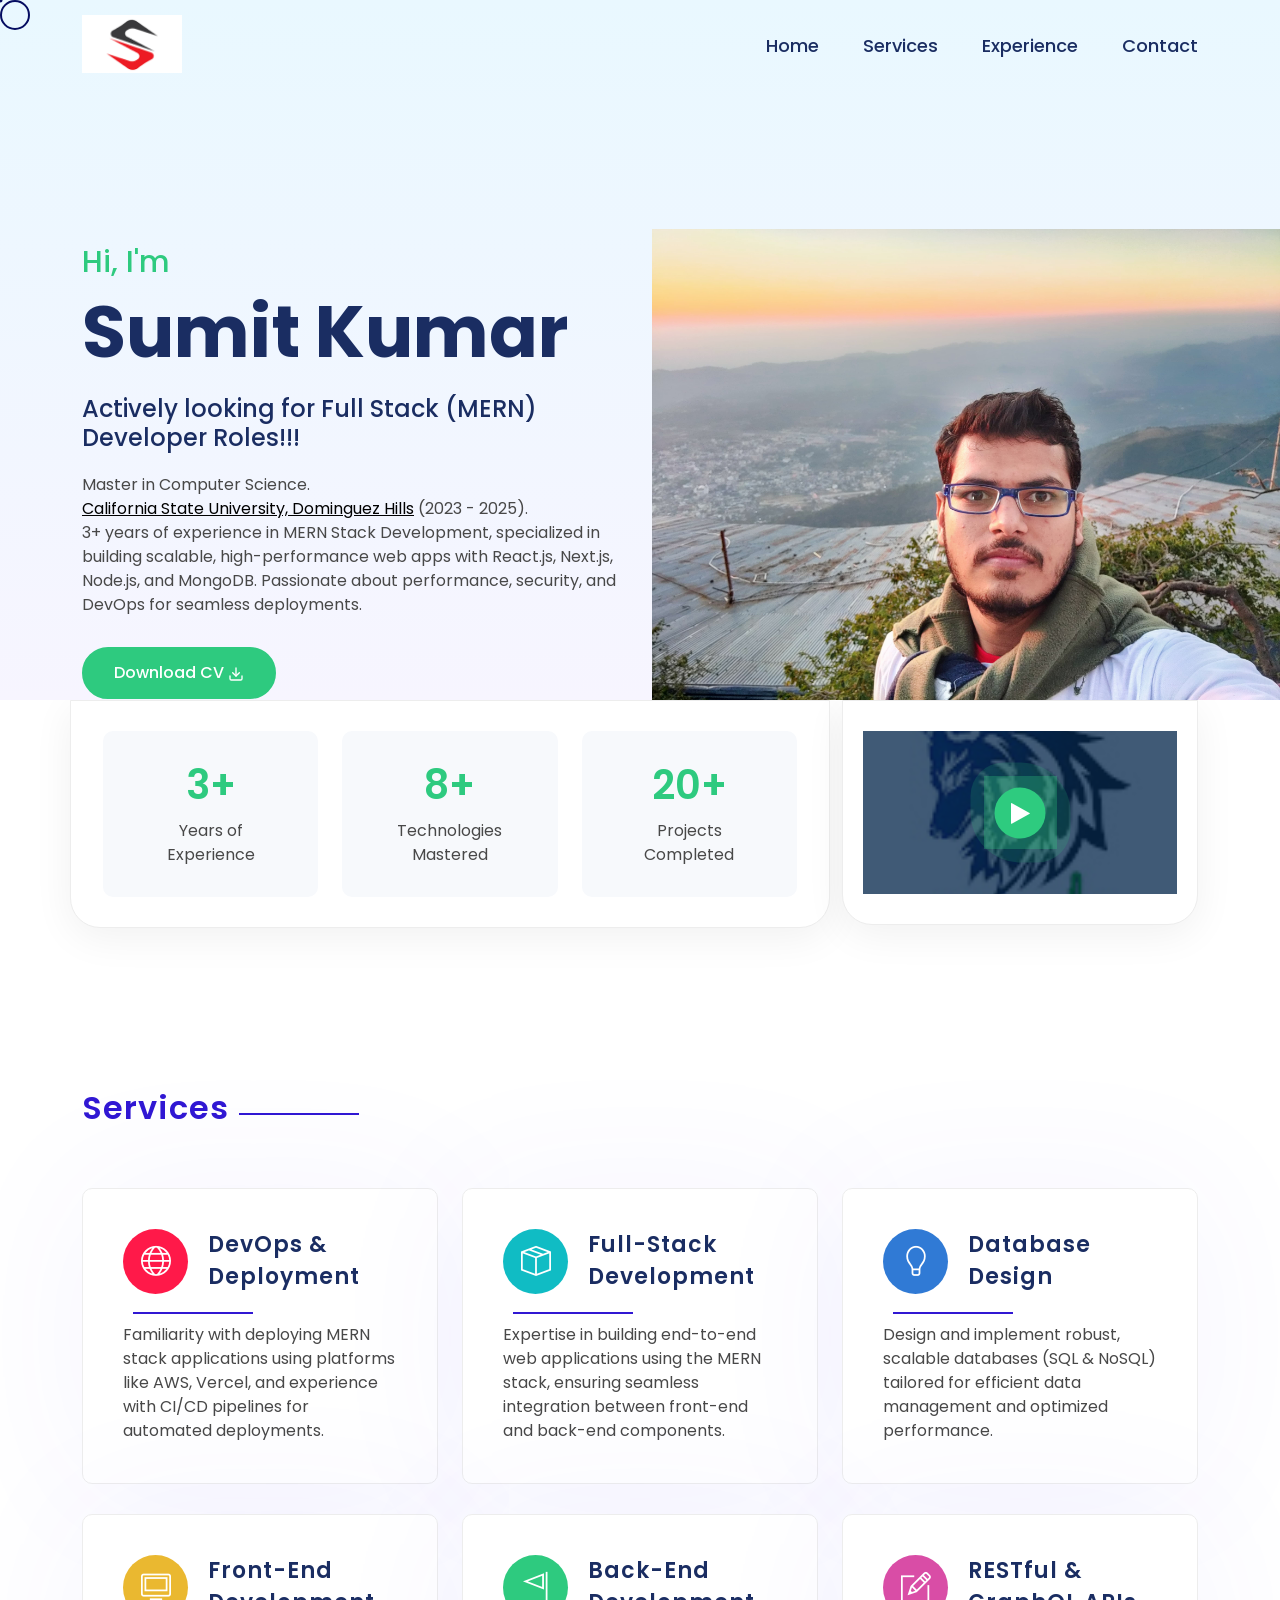
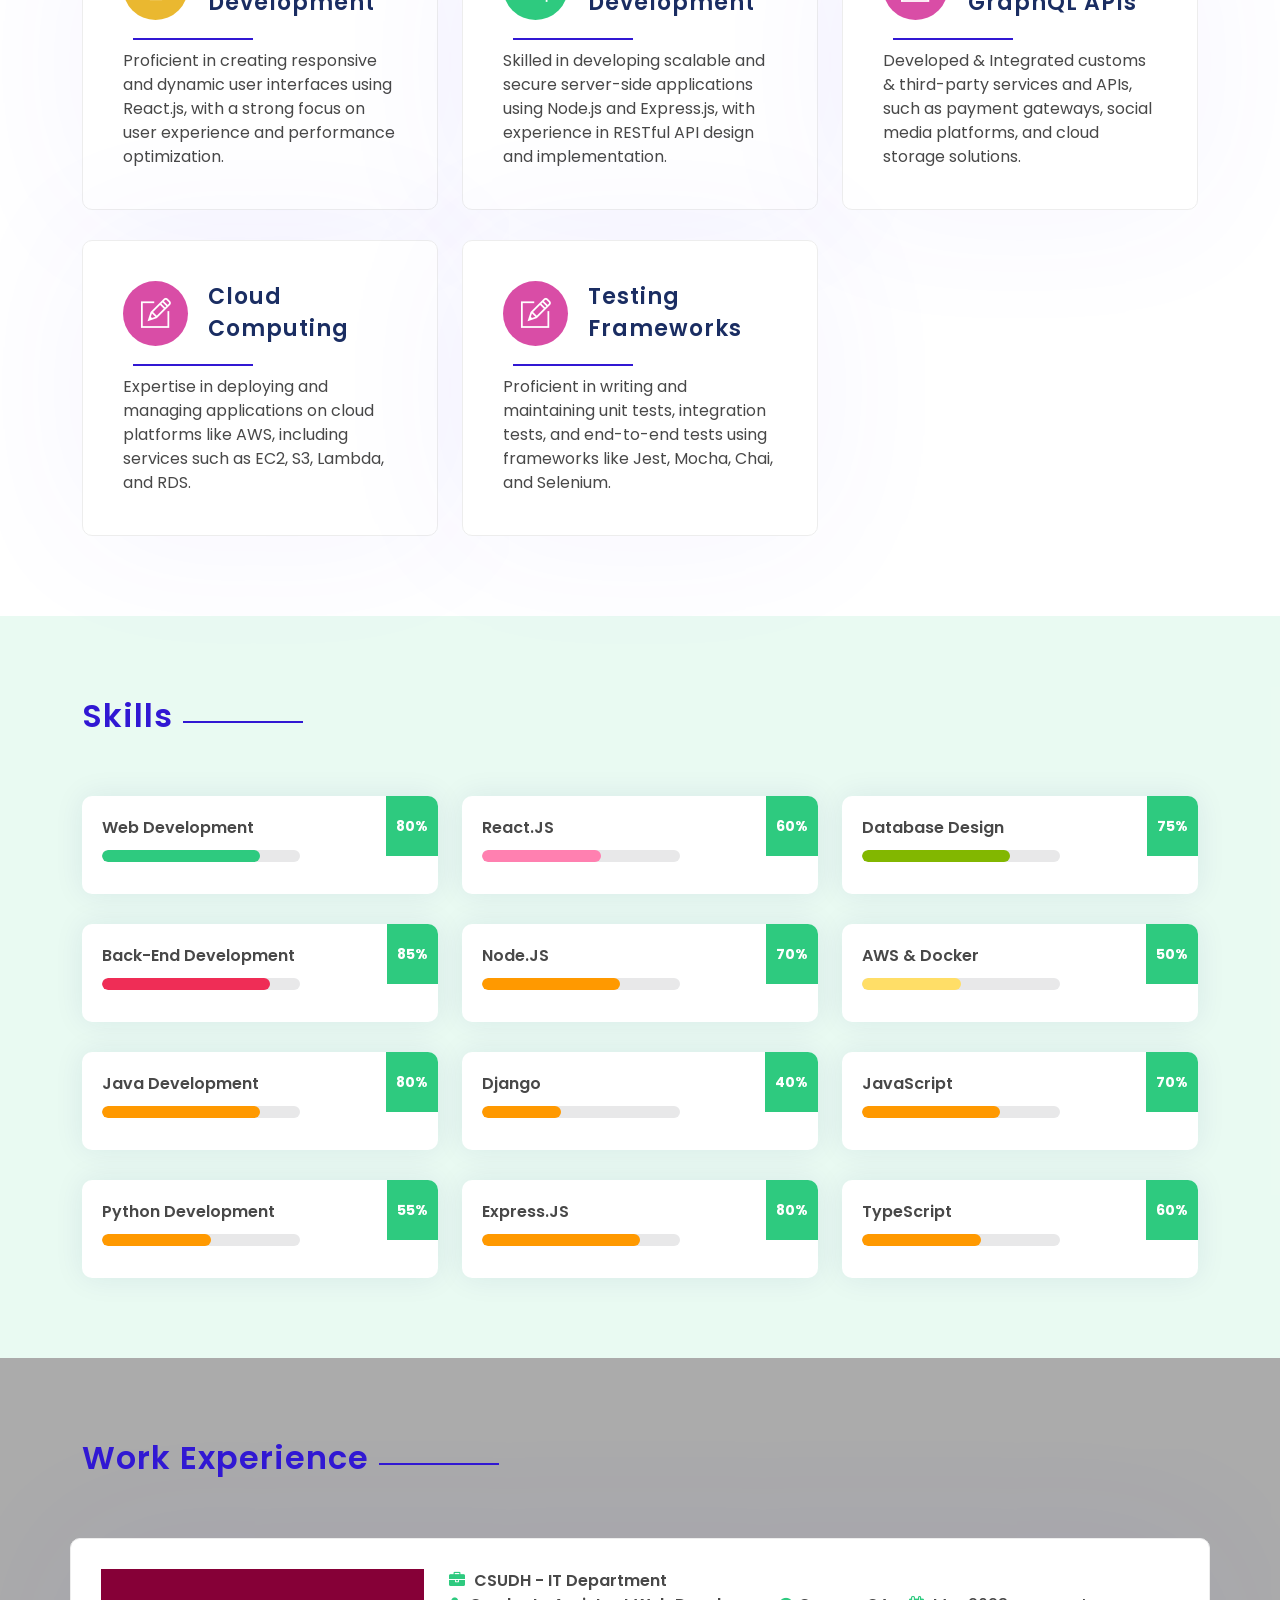
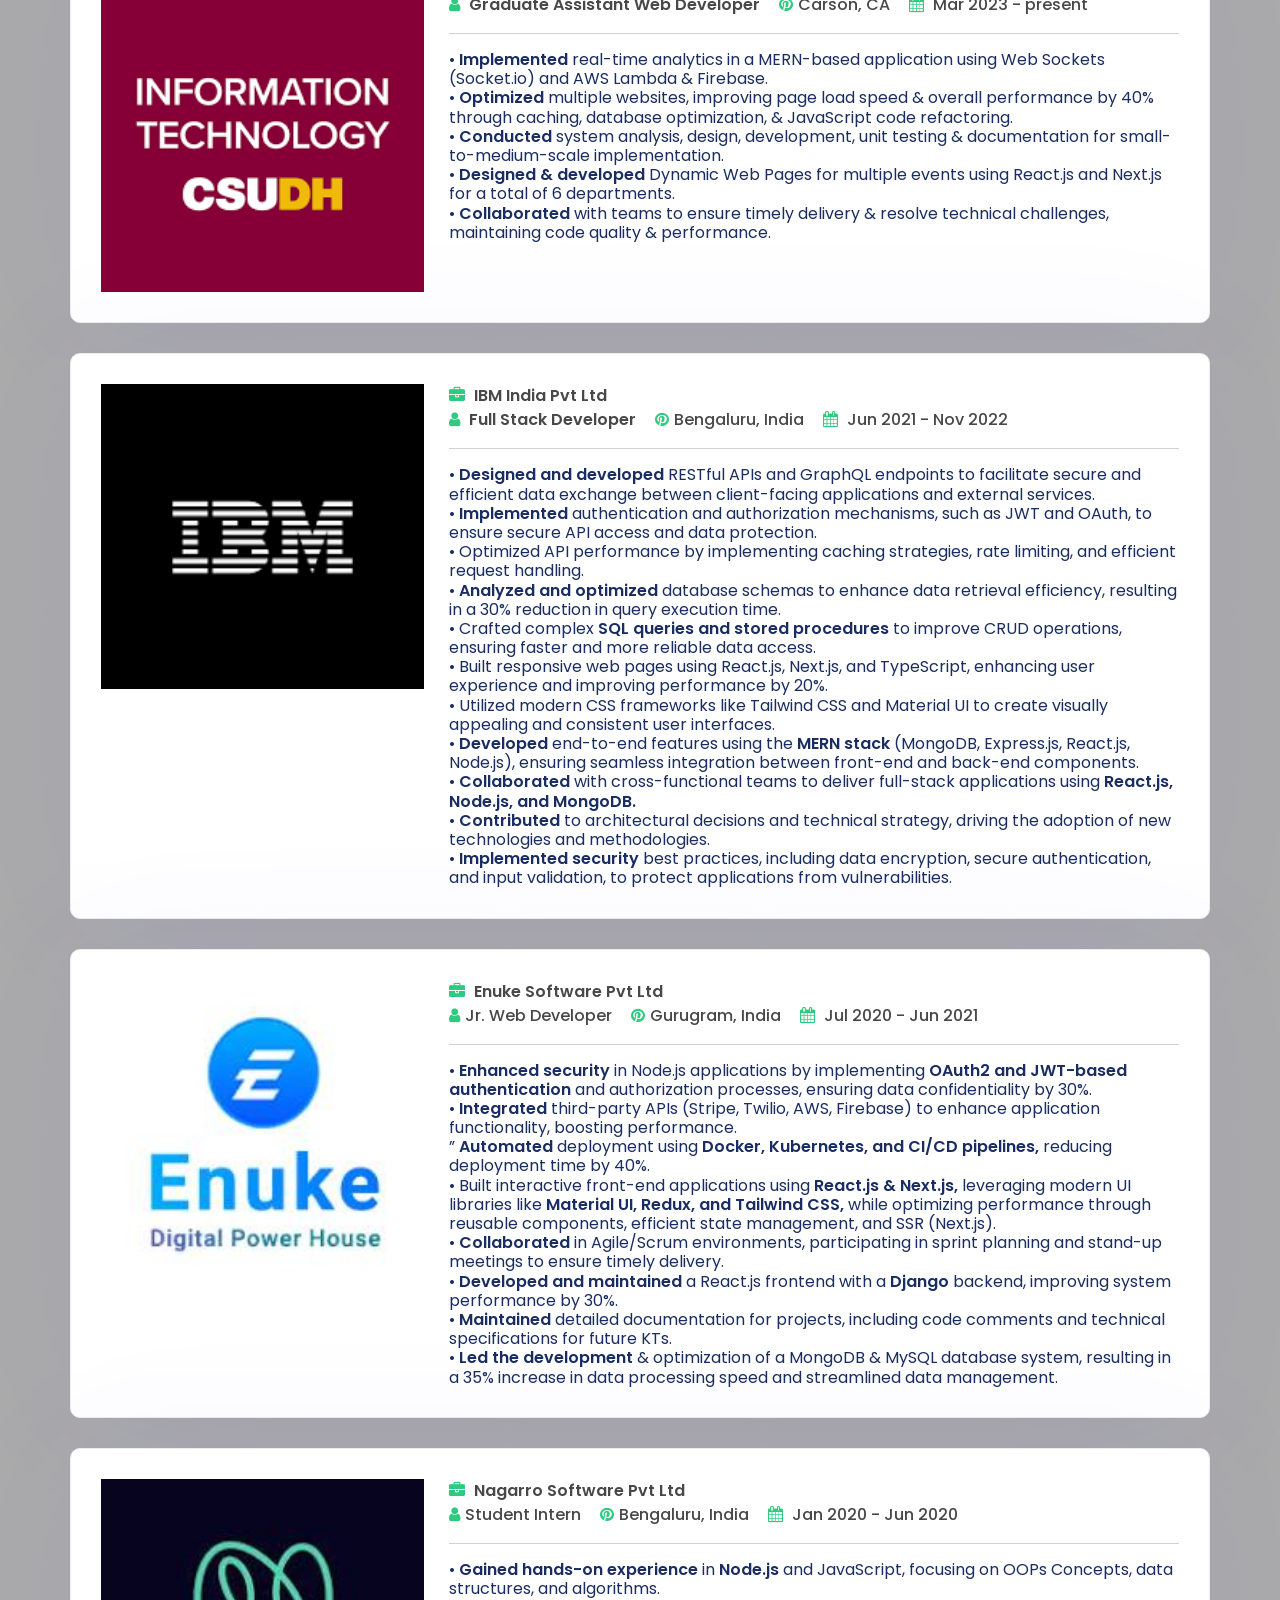
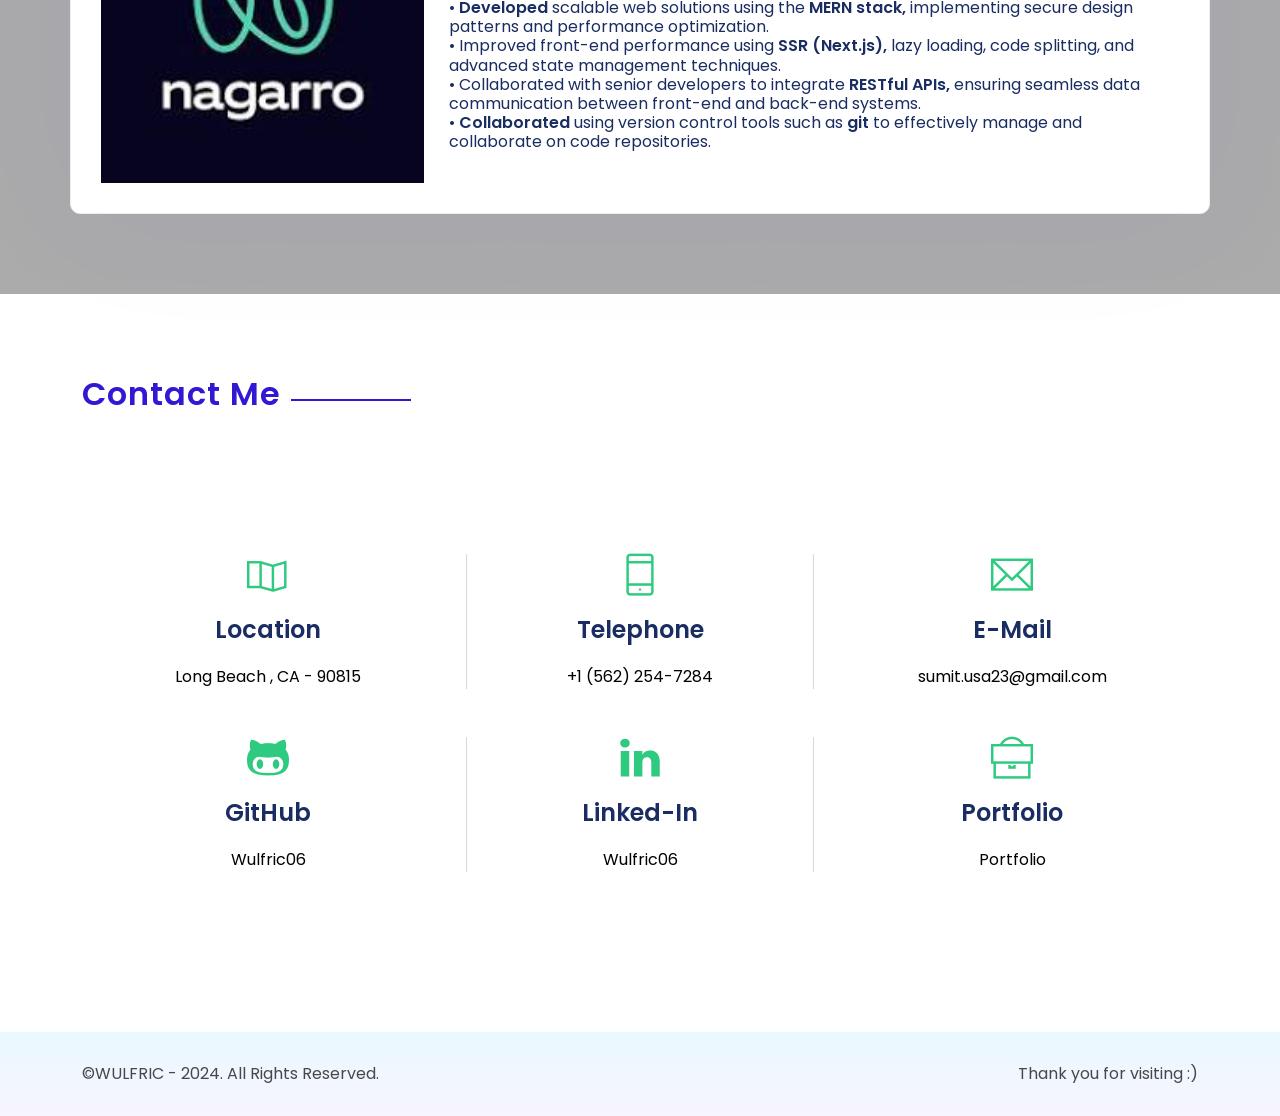
<file: index.html>
<!DOCTYPE html>
<html lang="en">

<head>
  <!-- Meta -->
  <meta charset="utf-8" />
  <meta http-equiv="X-UA-Compatible" content="IE=edge" />
  <meta name="viewport" content="width=device-width, initial-scale=1" />
  <!-- The above 3 meta tags *must* come first in the head; any other head content must come *after* these tags -->
  <meta name="description" content="Janu - Personal Portfolio Template" />
  <meta name="keywords"
    content="theme_ocean,personal, portfolio new, html, one page, bootstrap, new html template, design, creative, onepage, clean, modern" />
  <meta name="author" content="theme_ocean" />
  <!-- SITE TITLE -->
  <title>Wulfric AKA Sumit</title>
  <!-- Latest Bootstrap min CSS -->
  <link rel="stylesheet" href="assets/bootstrap/css/bootstrap.min.css" />
  <!-- Google Font -->
  <link href="https://fonts.googleapis.com/css2?family=Poppins:wght@300;400;500;600;700;800&display=swap"
    rel="stylesheet" />
  <!-- Font Awesome CSS -->
  <link rel="stylesheet" href="assets/fonts/font-awesome.min.css" />
  <link rel="stylesheet" href="assets/fonts/themify-icons.css" />
  <!--- owl carousel Css-->
  <link rel="stylesheet" href="assets/owlcarousel/css/owl.carousel.css" />
  <link rel="stylesheet" href="assets/owlcarousel/css/owl.theme.css" />
  <!-- MAGNIFIC CSS -->
  <link rel="stylesheet" href="assets/css/magnific-popup.css" />
  <!--slicknav Css-->
  <link rel="stylesheet" href="assets/css/slicknav.css" />
  <!-- animate CSS -->
  <link rel="stylesheet" href="assets/css/animate.css" />
  <!-- Style CSS -->
  <link rel="stylesheet" href="assets/css/magic-mouse.css" />
  <link rel="stylesheet" href="assets/css/style.css" />
  <!-- HTML5 shim and Respond.js IE8 support of HTML5 elements and media queries -->
  <!-- WARNING: Respond.js doesn't work if you view the page via file:// -->
  <!--[if lt IE 9]>
      <script src="https://oss.maxcdn.com/html5shiv/3.7.2/html5shiv.min.js"></script>
      <script src="https://oss.maxcdn.com/respond/1.4.2/respond.min.js"></script>
    <![endif]-->
</head>

<body>
  <!-- START PRELOADER -->
  <div class="preloader">
    <div class="spinner">
      <div class="double-bounce1"></div>
      <div class="double-bounce2"></div>
    </div>
  </div>
  <!-- END PRELOADER -->

  <!-- START NAVBAR -->
  <div id="navigation" class="fixed-top navbar-light bg-faded site-navigation">
    <div class="container">
      <div class="row">
        <div class="col-lg-2 col-md-3 col-sm-4">
          <div class="site-logo">
            <a href="index.html"><img src="assets/img/logo1.png" alt="" /></a>
          </div>
        </div>
        <!--- END Col -->

        <div class="col-lg-10 col-md-9 col-sm-8">
          <div class="header_right">
            <nav id="main-menu" class="ml-auto">
              <ul>
                <li><a class="nav-link" href="#home">Home</a></li>
                <li><a class="nav-link" href="#service">Services</a></li>
                <!-- <li><a class="nav-link" href="#portfolio">Projects</a></li> -->
                <li><a class="nav-link" href="#blog">Experience</a></li>
                <li><a class="nav-link" href="#contact">Contact</a></li>
              </ul>
            </nav>
            <div id="mobile_menu"></div>
          </div>
        </div>
        <!--- END Col -->
      </div>
      <!--- END ROW -->
    </div>
    <!--- END CONTAINER -->
  </div>
  <!-- END NAVBAR -->

  <!-- START HOME -->
  <section id="home" class="home_bg">
    <div class="container">
      <div class="row">
        <div class="col-lg-6 col-sm-6 col-xs-12">
          <div class="about_me_content">
            <span>Hi, I'm</span>
            <h1>Sumit Kumar</h1>
            <h4>
              Actively looking for Full Stack (MERN) Developer Roles!!!
            </h4>
            <p>
              Master in Computer Science.
              <br />
              <a id="contactlink" href="www.csudh.edu" target="_blank">
                <u>California State University, Dominguez Hills</u></a>
              (2023 - 2025). <br />3+ years of experience in MERN Stack Development, specialized in building scalable,
              high-performance
              web apps with React.js, Next.js, Node.js, and MongoDB. Passionate about performance, security, and DevOps
              for seamless deployments.
            </p>
          </div>
          <div class="about_btn">
            <a class="home_btn" href="FNU_Sumit_Kumar_Resume_Full_Stack.pdf" target="_blank">Download CV
              <svg stroke="currentColor" fill="none" stroke-width="2" viewBox="0 0 24 24" stroke-linecap="round"
                stroke-linejoin="round" class="text-xl" height="1em" width="1em" xmlns="http://www.w3.org/2000/svg">
                <path d="M21 15v4a2 2 0 0 1-2 2H5a2 2 0 0 1-2-2v-4"></path>
                <polyline points="7 10 12 15 17 10"></polyline>
                <line x1="12" y1="15" x2="12" y2="3"></line>
              </svg>
            </a>
            <!-- <a class="home_btn_two" href="#contact">Contact</a> -->
          </div>
        </div>
        <!-- END COL-->
        <div class="col-lg-6 col-sm-6 col-xs-12">
          <div class="hero_img">
            <img src="assets/img/p2.jpg" class="img-fluid" alt="profile-picture" />
          </div>
        </div>
        <!-- END COL-->
      </div>
      <!--- END ROW -->
    </div>
    <!--- END CONTAINER -->
  </section>
  <!-- END  HOME -->

  <!-- START EXPERIENCE-->
  <section class="expert_area">
    <div class="container">
      <div class="row">
        <div class="col-lg-8 col-sm-12 col-xs-12">
          <div class="row ex_bg">
            <div class="col-lg-4 col-sm-4 col-xs-12">
              <div class="single_ex">
                <h1 class="ex_count">3+</h1>
                <span>Years of<br />Experience</span>
              </div>
            </div>
            <!-- END COL -->
            <div class="col-lg-4 col-sm-4 col-xs-12">
              <div class="single_ex">
                <h1 class="ex_count">8+</h1>
                <span> Technologies<br />Mastered </span>
              </div>
            </div>
            <!-- END COL -->
            <div class="col-lg-4 col-sm-4 col-xs-12">
              <div class="single_ex">
                <h1 class="ex_count">20+</h1>
                <span>Projects <br />
                  Completed</span>
              </div>
            </div>
            <!-- END COL -->
          </div>
        </div>
        <!-- END COL -->
        <div class="col-lg-4 col-sm-12 col-xs-12">
          <div class="ex_bg">
            <div class="single_ex se_padd_none">
              <div class="video-area bg_img">
                <a href="https://www.youtube.com/watch?v=kr9ghvz5akM" class="magnific_popup video-button"><i
                    class="fa fa-play"></i></a>
              </div>
            </div>
          </div>
        </div>
        <!-- END COL -->
      </div>
      <!-- END ROW -->
    </div>
    <!-- END CONTAINER -->
  </section>
  <!-- END EXPERIENCE -->

  <!-- START SERVICES-->
  <section id="service" class="marketing_content_area section-padding">
    <div class="container">
      <div class="section-title wow zoomIn">
        <!-- <h4>Top services</h4> -->
        <h2>Services</h2>
      </div>
      <div class="row">
        <div class="col-lg-4 col-sm-6 col-xs-12">
          <div class="single_feature_one">
            <div class="sf_top">
              <span class="ti-world ss_five"></span>
              <h2>
                <a href="#" data-bs-toggle="modal" data-bs-target="#serviceModal5">DevOps & Deployment</a>
              </h2>
            </div>
            <p>
              Familiarity with deploying MERN stack applications using platforms like AWS, Vercel, and
              experience with CI/CD pipelines for automated deployments.
            </p>
          </div>
        </div>
        <!-- END COL -->
        <div class="col-lg-4 col-sm-6 col-xs-12">
          <div class="single_feature_one">
            <div class="sf_top">
              <span class="ti-package ss_six"></span>
              <h2>
                <a href="#" data-bs-toggle="modal" data-bs-target="#serviceModal6">Full-Stack Development</a>
              </h2>
            </div>
            <p>
              Expertise in building end-to-end web applications using the MERN stack, ensuring seamless integration
              between front-end and back-end components.
            </p>
          </div>
        </div>
        <!-- END COL -->
        <div class="col-lg-4 col-sm-6 col-xs-12">
          <div class="single_feature_one">
            <div class="sf_top">
              <span class="ti-light-bulb ss_three"></span>
              <h2>
                <a href="#" data-bs-toggle="modal" data-bs-target="#serviceModal3">Database <br />Design</a>
              </h2>
            </div>
            <p>
              Design and implement robust, scalable databases (SQL & NoSQL) tailored for
              efficient data management and optimized performance.
            </p>
          </div>
        </div>
        <!-- END COL -->
        <div class="col-lg-4 col-sm-6 col-xs-12">
          <div class="single_feature_one">
            <div class="sf_top">
              <span class="ti-desktop ss_four"></span>
              <h2>
                <a href="#" data-bs-toggle="modal" data-bs-target="#serviceModal4">Front-End Development</a>
              </h2>
            </div>
            <p>
              Proficient in creating responsive and dynamic user interfaces using React.js, with a strong focus on user
              experience and performance optimization.
            </p>
          </div>
        </div>
        <!-- END COL -->
        <div class="col-lg-4 col-sm-6 col-xs-12">
          <div class="single_feature_one">
            <div class="sf_top">
              <span class="ti-flag ss_one"></span>
              <h2>
                <a href="#" data-bs-toggle="modal" data-bs-target="#serviceModal">Back-End Development</a>
              </h2>
            </div>
            <p>
              Skilled in developing scalable and secure server-side applications using Node.js and Express.js, with
              experience in RESTful API design and implementation.
            </p>
          </div>
        </div>
        <!-- END COL -->
        <div class="col-lg-4 col-sm-6 col-xs-12">
          <div class="single_feature_one">
            <div class="sf_top">
              <span class="ti-pencil-alt ss_two"></span>
              <h2>
                <a href="#" data-bs-toggle="modal" data-bs-target="#serviceModal2">RESTful & GraphQL APIs </a>
              </h2>
            </div>
            <p>
              Developed & Integrated customs & third-party services and APIs, such as payment gateways, social media
              platforms,
              and cloud storage solutions.
            </p>
          </div>
        </div>
        <!-- END COL -->
        <div class="col-lg-4 col-sm-6 col-xs-12">
          <div class="single_feature_one">
            <div class="sf_top">
              <span class="ti-pencil-alt ss_two"></span>
              <h2>
                <a href="#" data-bs-toggle="modal" data-bs-target="#serviceModal2">Cloud Computing </a>
              </h2>
            </div>
            <p>
              Expertise in deploying and managing applications on cloud platforms like AWS, including services such as
              EC2, S3, Lambda, and RDS.
            </p>
          </div>
        </div>
        <!-- END COL -->
        <div class="col-lg-4 col-sm-6 col-xs-12">
          <div class="single_feature_one">
            <div class="sf_top">
              <span class="ti-pencil-alt ss_two"></span>
              <h2>
                <a href="#" data-bs-toggle="modal" data-bs-target="#serviceModal2">Testing Frameworks</a>
              </h2>
            </div>
            <p>
              Proficient in writing and maintaining unit tests, integration tests, and end-to-end tests using frameworks
              like Jest, Mocha, Chai, and Selenium.
            </p>
          </div>
        </div>
        <!-- END COL -->
      </div>
      <!-- END ROW -->
    </div>
    <!-- END CONTAINER -->
  </section>
  <!-- END SERVICE -->

  <!-- START FEATURES -->
  <section id="skill" class="skill_area section-padding">
    <div class="container" data-aos="fade-up">
      <div class="section-title">
        <!-- <h4>Top Skills</h4> -->
        <h2>Skills</h2>
      </div>
      <div class="row">
        <div class="col-lg-4">
          <div class="feature-box d-flex align-items-center">
            <div class="progress-bar-linear">
              <p class="progress-bar-text">Web Development</p>
              <div class="progress-bar pb1">
                <span data-percent="80"></span>
              </div>
            </div>
            <!--END PROGRESS BAR -->
            <h3><span>80%</span></h3>
          </div>
        </div>
        <!-- END COL -->
        <div class="col-md-4">
          <div class="feature-box d-flex align-items-center">
            <div class="progress-bar-linear">
              <p class="progress-bar-text">React.JS</p>
              <div class="progress-bar pb5">
                <span data-percent="60"></span>
              </div>
            </div>
            <!--END PROGRESS BAR -->
            <h3><span>60%</span></h3>
          </div>
        </div>
        <!-- END COL -->
        <div class="col-lg-4">
          <div class="feature-box d-flex align-items-center">
            <div class="progress-bar-linear">
              <p class="progress-bar-text">Database Design</p>
              <div class="progress-bar pb3">
                <span data-percent="75"></span>
              </div>
            </div>
            <!--END PROGRESS BAR -->
            <h3><span>75%</span></h3>
          </div>
        </div>
        <!-- END COL -->
        <div class="col-md-4">
          <div class="feature-box d-flex align-items-center">
            <div class="progress-bar-linear">
              <p class="progress-bar-text">Back-End Development</p>
              <div class="progress-bar pb4">
                <span data-percent="85"></span>
              </div>
            </div>
            <!--END PROGRESS BAR -->
            <h3><span>85%</span></h3>
          </div>
        </div>
        <!-- END COL -->
        <div class="col-lg-4">
          <div class="feature-box d-flex align-items-center">
            <div class="progress-bar-linear">
              <p class="progress-bar-text">Node.JS</p>
              <div class="progress-bar pb2">
                <span data-percent="70"></span>
              </div>
            </div>
            <!--END PROGRESS BAR -->
            <h3><span>70%</span></h3>
          </div>
        </div>
        <!-- END COL -->
        <div class="col-md-4">
          <div class="feature-box d-flex align-items-center">
            <div class="progress-bar-linear">
              <p class="progress-bar-text">AWS & Docker</p>
              <div class="progress-bar pb6">
                <span data-percent="50"></span>
              </div>
            </div>
            <!--END PROGRESS BAR -->
            <h3><span>50%</span></h3>
          </div>
        </div>
        <!-- END COL -->
        <div class="col-lg-4">
          <div class="feature-box d-flex align-items-center">
            <div class="progress-bar-linear">
              <p class="progress-bar-text">Java Development</p>
              <div class="progress-bar pb2">
                <span data-percent="80"></span>
              </div>
            </div>
            <!--END PROGRESS BAR -->
            <h3><span>80%</span></h3>
          </div>
        </div>
        <!-- END COL -->
        <div class="col-lg-4">
          <div class="feature-box d-flex align-items-center">
            <div class="progress-bar-linear">
              <p class="progress-bar-text">Django</p>
              <div class="progress-bar pb2">
                <span data-percent="40"></span>
              </div>
            </div>
            <!--END PROGRESS BAR -->
            <h3><span>40%</span></h3>
          </div>
        </div>
        <!-- END COL -->
        <div class="col-lg-4">
          <div class="feature-box d-flex align-items-center">
            <div class="progress-bar-linear">
              <p class="progress-bar-text">JavaScript</p>
              <div class="progress-bar pb2">
                <span data-percent="70"></span>
              </div>
            </div>
            <!--END PROGRESS BAR -->
            <h3><span>70%</span></h3>
          </div>
        </div>
        <!-- END COL -->
        <div class="col-lg-4">
          <div class="feature-box d-flex align-items-center">
            <div class="progress-bar-linear">
              <p class="progress-bar-text">Python Development</p>
              <div class="progress-bar pb2">
                <span data-percent="55"></span>
              </div>
            </div>
            <!--END PROGRESS BAR -->
            <h3><span>55%</span></h3>
          </div>
        </div>
        <!-- END COL -->
        <div class="col-lg-4">
          <div class="feature-box d-flex align-items-center">
            <div class="progress-bar-linear">
              <p class="progress-bar-text">Express.JS</p>
              <div class="progress-bar pb2">
                <span data-percent="80"></span>
              </div>
            </div>
            <!--END PROGRESS BAR -->
            <h3><span>80%</span></h3>
          </div>
        </div>
        <!-- END COL -->
        <div class="col-lg-4">
          <div class="feature-box d-flex align-items-center">
            <div class="progress-bar-linear">
              <p class="progress-bar-text">TypeScript</p>
              <div class="progress-bar pb2">
                <span data-percent="60"></span>
              </div>
            </div>
            <!--END PROGRESS BAR -->
            <h3><span>60%</span></h3>
          </div>
        </div>
        <!-- END COL -->
      </div>
      <!-- END ROW -->
    </div>
    <!-- END CONTINER -->
  </section>
  <!-- END FEATURES -->

  <!-- START PORTFOLIO -->
  <!-- <section id="portfolio" class="portfolio section-padding">
      <div class="container">
		<div class="section-title"> -->
  <!-- <h4>Portfolio</h4> -->
  <!-- <h2>Projects</h2>
		</div>

		<div class="row portfolio-grid"> -->
  <!-- <div class="col-lg-4 col-md-6 col-12 portfolio-item">
				<div class="single-gallery">
					<img src="assets/img/portfolio/1.jpg" alt="gallery Image">
					<a href="assets/img/portfolio/1.jpg" class="gallery_enlarge_icon"><i class="ti-zoom-in"></i></a>
					<h4>Web Design</h4>
				</div>
			</div>End Col -->

  <!-- <div class="col-lg-4 col-md-6 col-12 portfolio-item">
				<div class="single-gallery">
					<img src="assets/img/portfolio/2.jpg" alt="gallery Image">
					<a href="assets/img/portfolio/2.jpg" class="gallery_enlarge_icon"><i class="ti-zoom-in"></i></a>
					<h4>Digital Marketing</h4>
				</div>
			</div>End Col	 -->

  <!-- <div class="col-lg-4 col-md-6 col-12 portfolio-item">
				<div class="single-gallery">
					<img src="assets/img/portfolio/3.jpg" alt="gallery Image">
					<a href="assets/img/portfolio/3.jpg" class="gallery_enlarge_icon"><i class="ti-zoom-in"></i></a>
					<h4>UI/UX Design</h4>
				</div>
			</div>End Col -->

  <!-- <div class="col-lg-4 col-md-6 col-12 portfolio-item">
				<div class="single-gallery">
					<img src="assets/img/portfolio/4.jpg" alt="gallery Image">
					<a href="assets/img/portfolio/4.jpg" class="gallery_enlarge_icon"><i class="ti-zoom-in"></i></a>
					<h4>Search Engine</h4>
				</div>
			</div>End Col	 -->

  <!-- <div class="col-lg-4 col-md-6 col-12 portfolio-item">
				<div class="single-gallery">
					<img src="assets/img/portfolio/5.jpg" alt="gallery Image">
					<a href="assets/img/portfolio/5.jpg" class="gallery_enlarge_icon"><i class="ti-zoom-in"></i></a>
					<h4>Web Development</h4>
				</div>
			</div>End Col		 -->

  <!-- <div class="col-lg-4 col-md-6 col-12 portfolio-item">
				<div class="single-gallery">
					<img src="assets/img/portfolio/6.jpg" alt="gallery Image">
					<a href="assets/img/portfolio/6.jpg" class="gallery_enlarge_icon"><i class="ti-zoom-in"></i></a>
					<h4>Logo Design</h4>
				</div>
			</div>End Col	 -->

  <!-- <div class="col-lg-4 col-md-6 col-12 portfolio-item">
				<div class="single-gallery">
					<img src="assets/img/portfolio/7.jpg" alt="gallery Image">
					<a href="assets/img/portfolio/7.jpg" class="gallery_enlarge_icon"><i class="ti-zoom-in"></i></a>
					<h4>App development</h4>
				</div>
			</div>End Col									 -->
  <!-- </div>END ROW	
      </div><!-- END CONTINER -->
  <!-- </section>  -->
  <!-- END PORTFOLIO -->

  <!-- START BLOG -->
  <section id="blog" class="article_area section-padding">
    <div class="container">
      <div class="section-title">
        <h2>Work Experience</h2>
        <!-- <h4 class="section-title-white">Work Experience</h4> -->
        <!-- <h2 class="section-title-white">Work Experience</h2> -->
      </div>
      <div class="row">
        <!-- <div class="col-lg-8 wow fadeInUp" data-wow-duration="1s" data-wow-delay="0.1s" data-wow-offset="0"> -->
        <div class="arti_single">
          <div class="arti_img">
            <img src="assets/img/csudh.png" class="img-fluid" alt="Blog image" />
            <!-- <a href="https://www.csudh.edu/it/" target="_blank">CSUDH</a> -->
          </div>
          <div class="arti_content">
            <span><i class="fa fa-briefcase"></i> <b>CSUDH - IT Department</b></span><br>
            <span><i class="fa fa-user"></i> <b>Graduate Assistant Web Developer</b></span>
            <span><i class="fa fa-pinterest"></i>Carson, CA</span>
            <span><i class="fa fa-calendar"></i> Mar 2023 - present</span>
            <hr />
            <h6>
              <ul>
                <li>
                  &#8226; <b>Implemented</b> real-time analytics in a MERN-based application using Web Sockets
                  (Socket.io)
                  and AWS Lambda & Firebase.
                </li>
                <li>
                  &#8226; <b>Optimized</b> multiple websites, improving page load speed & overall performance by 40%
                  through
                  caching, database optimization, & JavaScript code refactoring.
                </li>
                <li>
                  &#8226; <b>Conducted</b> system analysis, design, development, unit testing & documentation for
                  small-to-medium-scale implementation.
                </li>
                <li>
                  &#8226; <b>Designed & developed</b> Dynamic Web Pages for multiple events using React.js and Next.js
                  for a
                  total of 6 departments.
                </li>
                <li>
                  &#8226; <b>Collaborated</b> with teams to ensure timely delivery & resolve technical challenges,
                  maintaining code quality & performance.
                </li>
              </ul>
            </h6>
          </div>
          <!-- <a class="arti_btn" href="ibm.html">Read More <i class="fa fa-long-arrow-right"></i></a> -->
        </div>
        <!-- END ARTI SINGLE  -->
        <div class="arti_single">
          <div class="arti_img">
            <img src="assets/img/ibm.png" class="img-fluid" alt="Blog image" />
            <!-- <a href="https://www.ibm.com/in-en" target="_blank">IBM</a> -->
          </div>
          <div class="arti_content">
            <span><i class="fa fa-briefcase"></i> <b>IBM India Pvt Ltd</b></span><br>
            <span><i class="fa fa-user"></i> <b>Full Stack Developer</b></span>
            <span><i class="fa fa-pinterest"></i>Bengaluru, India</span>
            <span><i class="fa fa-calendar"></i> Jun 2021 - Nov 2022</span>
            <hr />
            <h6>
              <ul>
                <li>
                  &#8226; <b>Designed and developed</b> RESTful APIs and GraphQL endpoints to facilitate secure and
                  efficient
                  data exchange between client-facing applications and external services.
                </li>
                <li>
                  &#8226; <b>Implemented</b> authentication and authorization mechanisms, such as JWT and OAuth, to
                  ensure
                  secure API access and data protection.
                </li>
                <li>
                  &#8226; Optimized API performance by implementing caching strategies, rate limiting, and efficient
                  request handling.
                </li>
                <li>
                  &#8226; <b>Analyzed and optimized</b> database schemas to enhance data retrieval efficiency, resulting
                  in a
                  30% reduction in query execution time.
                </li>
                <li>
                  &#8226; Crafted complex <b>SQL queries and stored procedures</b> to improve CRUD operations, ensuring
                  faster
                  and more reliable data access.
                </li>
                <li>
                  &#8226; Built responsive web pages using React.js, Next.js, and TypeScript, enhancing user
                  experience and improving performance by 20%.
                </li>
                <li>
                  &#8226; Utilized modern CSS frameworks like Tailwind CSS and Material UI to create visually appealing
                  and consistent user interfaces.
                </li>
                <li>
                  &#8226; <b>Developed</b> end-to-end features using the <b>MERN stack</b> (MongoDB, Express.js,
                  React.js, Node.js),
                  ensuring seamless integration between front-end and back-end components.
                </li>
                <li>
                  &#8226; <b>Collaborated</b> with cross-functional teams to deliver full-stack applications using
                  <b>React.js,
                    Node.js, and MongoDB.</b>
                </li>
                <li>
                  &#8226; <b>Contributed</b> to architectural decisions and technical strategy, driving the adoption of
                  new
                  technologies and methodologies.
                </li>
                <li>
                  &#8226; <b>Implemented security</b> best practices, including data encryption, secure authentication,
                  and
                  input validation, to protect applications from vulnerabilities.
                </li>
              </ul>
            </h6>
          </div>
          <!-- <a class="arti_btn" href="ibm.html">Read More <i class="fa fa-long-arrow-right"></i></a> -->
        </div>
        <!-- END ARTI SINGLE  -->
        <div class="arti_single">
          <div class="arti_img">
            <img src="assets/img/enuke.jpeg" class="img-fluid" alt="Blog image" />
            <!-- <a href="https://www.linkedin.com/company/enuke-software-pvt-ltd/?originalSubdomain=in"
							target="_blank"></a> -->
          </div>
          <div class="arti_content">
            <span><i class="fa fa-briefcase"></i> <b>Enuke Software Pvt Ltd</b></span><br>
            <span><i class="fa fa-user"></i>Jr. Web Developer</span>
            <span><i class="fa fa-pinterest"></i>Gurugram, India</span>
            <span><i class="fa fa-calendar"></i> Jul 2020 - Jun 2021</span>
            <hr />
            <h6>
              <ul>
                <li>
                  &#8226; <b>Enhanced security</b> in Node.js applications by implementing <b>OAuth2 and JWT-based
                    authentication</b> and authorization processes, ensuring data confidentiality by 30%.
                </li>
                <li>
                  &#8226; <b>Integrated</b> third-party APIs (Stripe, Twilio, AWS, Firebase) to enhance application
                  functionality, boosting performance.
                </li>
                <li>
                  &#8221; <b>Automated</b> deployment using <b>Docker, Kubernetes, and CI/CD pipelines,</b> reducing
                  deployment time by 40%.
                </li>
                <li>
                  &#8226; Built interactive front-end applications using <b>React.js & Next.js,</b> leveraging modern UI
                  libraries like <b>Material UI, Redux, and Tailwind CSS,</b> while optimizing performance through
                  reusable
                  components, efficient state management, and SSR (Next.js).
                </li>
                <li>
                  &#8226; <b>Collaborated</b> in Agile/Scrum environments, participating in sprint planning and stand-up
                  meetings to ensure timely delivery.
                </li>
                <li>
                  &#8226; <b>Developed and maintained</b> a React.js frontend with a <b>Django</b> backend, improving
                  system performance by 30%.
                </li>
                <li>
                  &#8226; <b>Maintained</b> detailed documentation for projects,
                  including code comments and technical specifications for
                  future KTs.
                </li>
                <li>
                  &#8226; <b>Led the development</b> & optimization of a MongoDB &
                  MySQL database system, resulting in a 35% increase in data
                  processing speed and streamlined data management.
                </li>
              </ul>
            </h6>
          </div>
          <!-- <a class="arti_btn" href="enuke.html">Read More <i class="fa fa-long-arrow-right"></i></a> -->
        </div>
        <!-- END ARTI SINGLE  -->
        <div class="arti_single">
          <div class="arti_img">
            <img src="assets/img/nagarro.jpeg" class="img-fluid" alt="Blog image" />
            <!-- <a href="https://www.nagarro.com/en" target="_blank">Nagarro</a> -->
          </div>
          <div class="arti_content">
            <span><i class="fa fa-briefcase"></i> <b>Nagarro Software Pvt Ltd</b></span><br>
            <span><i class="fa fa-user"></i>Student Intern</span>
            <span><i class="fa fa-pinterest"></i>Bengaluru, India</span>
            <span><i class="fa fa-calendar"></i> Jan 2020 - Jun 2020</span>
            <hr />
            <h6>
              <ul>
                <li>
                  &#8226; <b>Gained hands-on experience</b> in <b>Node.js</b> and JavaScript, focusing on OOPs Concepts,
                  data
                  structures, and algorithms.
                </li>
                <li>
                  &#8226; <b>Developed</b> scalable web solutions using the <b>MERN stack,</b> implementing secure
                  design patterns
                  and performance optimization.
                </li>
                <li>
                  &#8226; Improved front-end performance using <b>SSR (Next.js),</b> lazy loading, code splitting, and
                  advanced state management techniques.
                </li>
                <li>
                  &#8226; Collaborated with senior developers to integrate <b>RESTful APIs,</b> ensuring seamless data
                  communication between front-end and back-end systems.
                </li>
                <li>
                  &#8226; <b>Collaborated</b> using version control tools such as <b>git</b>
                  to effectively manage and collaborate on code repositories.
                </li>
              </ul>
            </h6>
          </div>
          <!-- <a class="arti_btn" href="nagarro.html">Read More <i class="fa fa-long-arrow-right"></i></a> -->
        </div>
        <!-- END ARTI SINGLE  -->
      </div>
      <!--- END ROW -->
    </div>
    <!--- END CONTAINER -->
  </section>
  <!-- END BLOG -->


  <!-- THIS SECTION IS COMMENTED AND TANSFERED TO CONATACT SECTION -->
  <!-- START ADDRESS -->
  <!-- <section id="contact" class="address_area section-padding">
    <div class="container">
      <div class="row text-center">
        <div class="col-lg-4 col-sm-4 col-xs-12 wow fadeInUp" data-wow-duration="1s" data-wow-delay="0.1s"
          data-wow-offset="0">
          <div class="single_address">
            <i class="ti-map"></i>
            <h4>Location</h4>
            <p>
              <a id="contactlink"
                href="https://www.google.com/maps/place/Long+Beach,+CA/@33.8000985,-118.3209282,11z/data=!3m1!4b1!4m6!3m5!1s0x80c2cae84099d759:0xa1003afac42a8faa!8m2!3d33.7700504!4d-118.1937395!16zL20vMG5id2Y?entry=ttu">Long
                Beach , CA - 90815</a>
            </p>
          </div>
        </div> -->
  <!-- END COL -->
  <!-- <div class="col-lg-4 col-sm-4 col-xs-12 wow fadeInUp" data-wow-duration="1s" data-wow-delay="0.2s"
          data-wow-offset="0">
          <div class="single_address sabr">
            <i class="ti-mobile"></i>
            <h4>Telephone</h4>
            <p>
              <a id="contactlink" href="tel:+15622547284">+1 (562) 254-7284</a>
            </p>
          </div>
        </div> -->
  <!-- END COL -->
  <!-- <div class="col-lg-4 col-sm-4 col-xs-12 wow fadeInUp" data-wow-duration="1s" data-wow-delay="0.3s"
          data-wow-offset="0">
          <div class="single_address">
            <i class="ti-email"></i>
            <h4>E-mail</h4>
            <p>
              <a id="contactlink" href="mailto:sumit.usa23@gmail.com">sumit.usa23@gmail.com</a>
            </p>
          </div>
        </div> -->
  <!-- END COL -->
  <!-- </div> -->
  <!--- END ROW -->
  <!-- </div> -->
  <!--- END CONTAINER -->
  <!-- </section> -->
  <!-- END ADDRESS -->

  <!-- CONTACT -->
  <div class="contact_area section-padding">
    <div class="container">
      <div class="section-title">
        <h2>Contact Me</h2>
      </div>

      <section id="contact" class="address_area section-padding">
        <div class="container">
          <div class="row text-center">
            <div class="col-lg-4 col-sm-4 col-xs-12 wow fadeInUp" data-wow-duration="1s" data-wow-delay="0.1s"
              data-wow-offset="0">
              <div class="single_address">
                <i class="ti-map"></i>
                <h4>Location</h4>
                <p>
                  <a id="contactlink"
                    href="https://www.google.com/maps/place/Long+Beach,+CA/@33.8000985,-118.3209282,11z/data=!3m1!4b1!4m6!3m5!1s0x80c2cae84099d759:0xa1003afac42a8faa!8m2!3d33.7700504!4d-118.1937395!16zL20vMG5id2Y?entry=ttu">Long
                    Beach , CA - 90815</a>
                </p>
              </div>
            </div>
            <!-- END COL -->
            <div class="col-lg-4 col-sm-4 col-xs-12 wow fadeInUp" data-wow-duration="1s" data-wow-delay="0.2s"
              data-wow-offset="0">
              <div class="single_address sabr">
                <i class="ti-mobile"></i>
                <h4>Telephone</h4>
                <p>
                  <a id="contactlink" href="tel:+15622547284">+1 (562) 254-7284</a>
                </p>
              </div>
            </div>
            <!-- END COL -->
            <div class="col-lg-4 col-sm-4 col-xs-12 wow fadeInUp" data-wow-duration="1s" data-wow-delay="0.3s"
              data-wow-offset="0">
              <div class="single_address">
                <i class="ti-email"></i>
                <h4>E-mail</h4>
                <p>
                  <a id="contactlink" href="mailto:sumit.usa23@gmail.com">sumit.usa23@gmail.com</a>
                </p>
              </div>
            </div>
            <!-- END COL -->
          </div>
          <!--- END ROW -->

          <br> <br>

          <div class="row text-center">
            <div class="col-lg-4 col-sm-4 col-xs-12 wow fadeInUp" data-wow-duration="1s" data-wow-delay="0.1s"
              data-wow-offset="0">
              <div class="single_address">
                <i class="ti-github"></i>
                <h4>GitHub</h4>
                <p>
                  <a id="contactlink" href="https://www.github.com/wulfric06">Wulfric06</a>
                </p>
              </div>
            </div>
            <!-- END COL -->
            <div class="col-lg-4 col-sm-4 col-xs-12 wow fadeInUp" data-wow-duration="1s" data-wow-delay="0.2s"
              data-wow-offset="0">
              <div class="single_address sabr">
                <i class="ti-linkedin"></i>
                <h4>Linked-in</h4>
                <p>
                  <a id="contactlink" href="https://www.linkedin.com/in/wulfric06">Wulfric06</a>
                </p>
              </div>
            </div>
            <!-- END COL -->
            <div class="col-lg-4 col-sm-4 col-xs-12 wow fadeInUp" data-wow-duration="1s" data-wow-delay="0.3s"
              data-wow-offset="0">
              <div class="single_address">
                <i class="ti-briefcase"></i>
                <h4>Portfolio</h4>
                <p>
                  <a id="contactlink" href="https://wulfric06.github.io/my-portfolio">Portfolio</a>
                </p>
              </div>
            </div>
            <!-- END COL -->
          </div>
          <!-- END ROW -->
        </div>
        <!--- END CONTAINER -->
      </section>


      <!-- THIS SECTION IS COMMENTED AND REPLACED WITH CONTACT SECTION -->
      <!-- <div class="row">
        <div class="offset-lg-1 col-lg-10 col-sm-12 col-xs-12 wow fadeInUp" data-wow-duration="1s" data-wow-delay="0.2s"
          data-wow-offset="0">
          <div class="contact">
            <form class="form" name="enq" method="post" action="contact.php" onsubmit="return validation();">
              <div class="row">
                <div class="form-group col-md-6">
                  <label>Name</label>
                  <input type="text" name="name" class="form-control" placeholder="Your Name" required="required" />
                </div>
                <div class="form-group col-md-6">
                  <label>Your Email</label>
                  <input type="email" name="email" class="form-control" placeholder="Your Email" required="required" />
                </div>
                <div class="form-group col-md-12">
                  <label>Your Subject</label>
                  <input type="text" name="subject" class="form-control" placeholder="Subject" required="required" />
                </div>
                <div class="form-group col-md-12">
                  <label>Your Message</label>
                  <textarea rows="6" name="message" class="form-control"
                    placeholder="I'm sorry this form is not working right now. You can E-mail or Call instead. Thank you :) "
                    required="required"></textarea>
                </div>
                <div class="col-md-12 text-center">
                  <button type="submit" value="Send message" name="submit" id="submitButton" class="home_btn"
                    title="Submit Your Message!">
                    Send Message
                  </button>
                </div>
              </div>
            </form>
          </div>
        </div> -->
      <!-- END COL  -->
      <!-- </div> -->
      <!-- END ROW -->
    </div>
    <!--- END CONTAINER -->
  </div>
  <!-- END CONTACT -->

  <!-- START FOOTER -->
  <div class="footer">
    <div class="container">
      <div class="row">
        <div class="col-lg-6 col-sm-6 col-xs-12">
          <div class="footer_copyright">
            <p>&copy;WULFRIC - 2024. All Rights Reserved.</p>
          </div>
        </div>
        <div class="col-lg-6 col-sm-6 col-xs-12">
          <div class="footer_menu">
            <ul>
              <li>
                Thank you for visiting :)
                <!-- <a href="https://www.github.com/wulfric06" title="github" target="_blank">GitHub</a> -->
              </li>
              <!-- <li>
                <a href="https://www.linkedin.com/in/wulfric06" title="linked-in" target="_blank">Linked-in</a>
              </li> -->
            </ul>
          </div>
        </div>
        <!-- END COL -->
      </div>
      <!-- END ROW -->
    </div>
    <!--- END CONTAINER -->
  </div>
  <!-- END FOOTER -->

  <!-- Latest jQuery -->
  <script src="assets/js/jquery-1.12.4.min.js"></script>
  <!-- Latest compiled and minified Bootstrap -->
  <script src="assets/bootstrap/js/bootstrap.min.js"></script>
  <!-- owl-carousel min js  -->
  <script src="assets/owlcarousel/js/owl.carousel.min.js"></script>
  <!-- jquery nav -->
  <script src="assets/js/jquery.nav.js"></script>
  <!-- jquery.smooth-scroll -->
  <script src="assets/js/smooth-scroll.js"></script>
  <!-- imagesloaded JS -->
  <script src="assets/js/imagesloaded.pkgd.js"></script>
  <!-- jquery isotope js -->
  <script src="assets/js/isotope.pkgd.min.js"></script>
  <!-- magnific-popup js -->
  <script src="assets/js/jquery.magnific-popup.min.js"></script>
  <!-- jquery appear js -->
  <script src="assets/js/jquery.appear.js"></script>
  <!-- jquery.slicknav -->
  <script src="assets/js/jquery.slicknav.js"></script>
  <!-- WOW - Reveal Animations When You Scroll -->
  <script src="assets/js/wow.min.js"></script>
  <!-- scrolltopcontrol js -->
  <script src="assets/js/scrolltopcontrol.js"></script>
  <!-- scripts js -->
  <script src="assets/js/magic_mouse.js"></script>
  <script src="assets/js/scripts.js"></script>
  <script>
    options = {
      cursorOuter: "circle-basic",
      hoverEffect: "circle-move",
      hoverItemMove: false,
      defaultCursor: false,
      outerWidth: 30,
      outerHeight: 30,
    };
    magicMouse(options);
  </script>
</body>

</html>
</file>
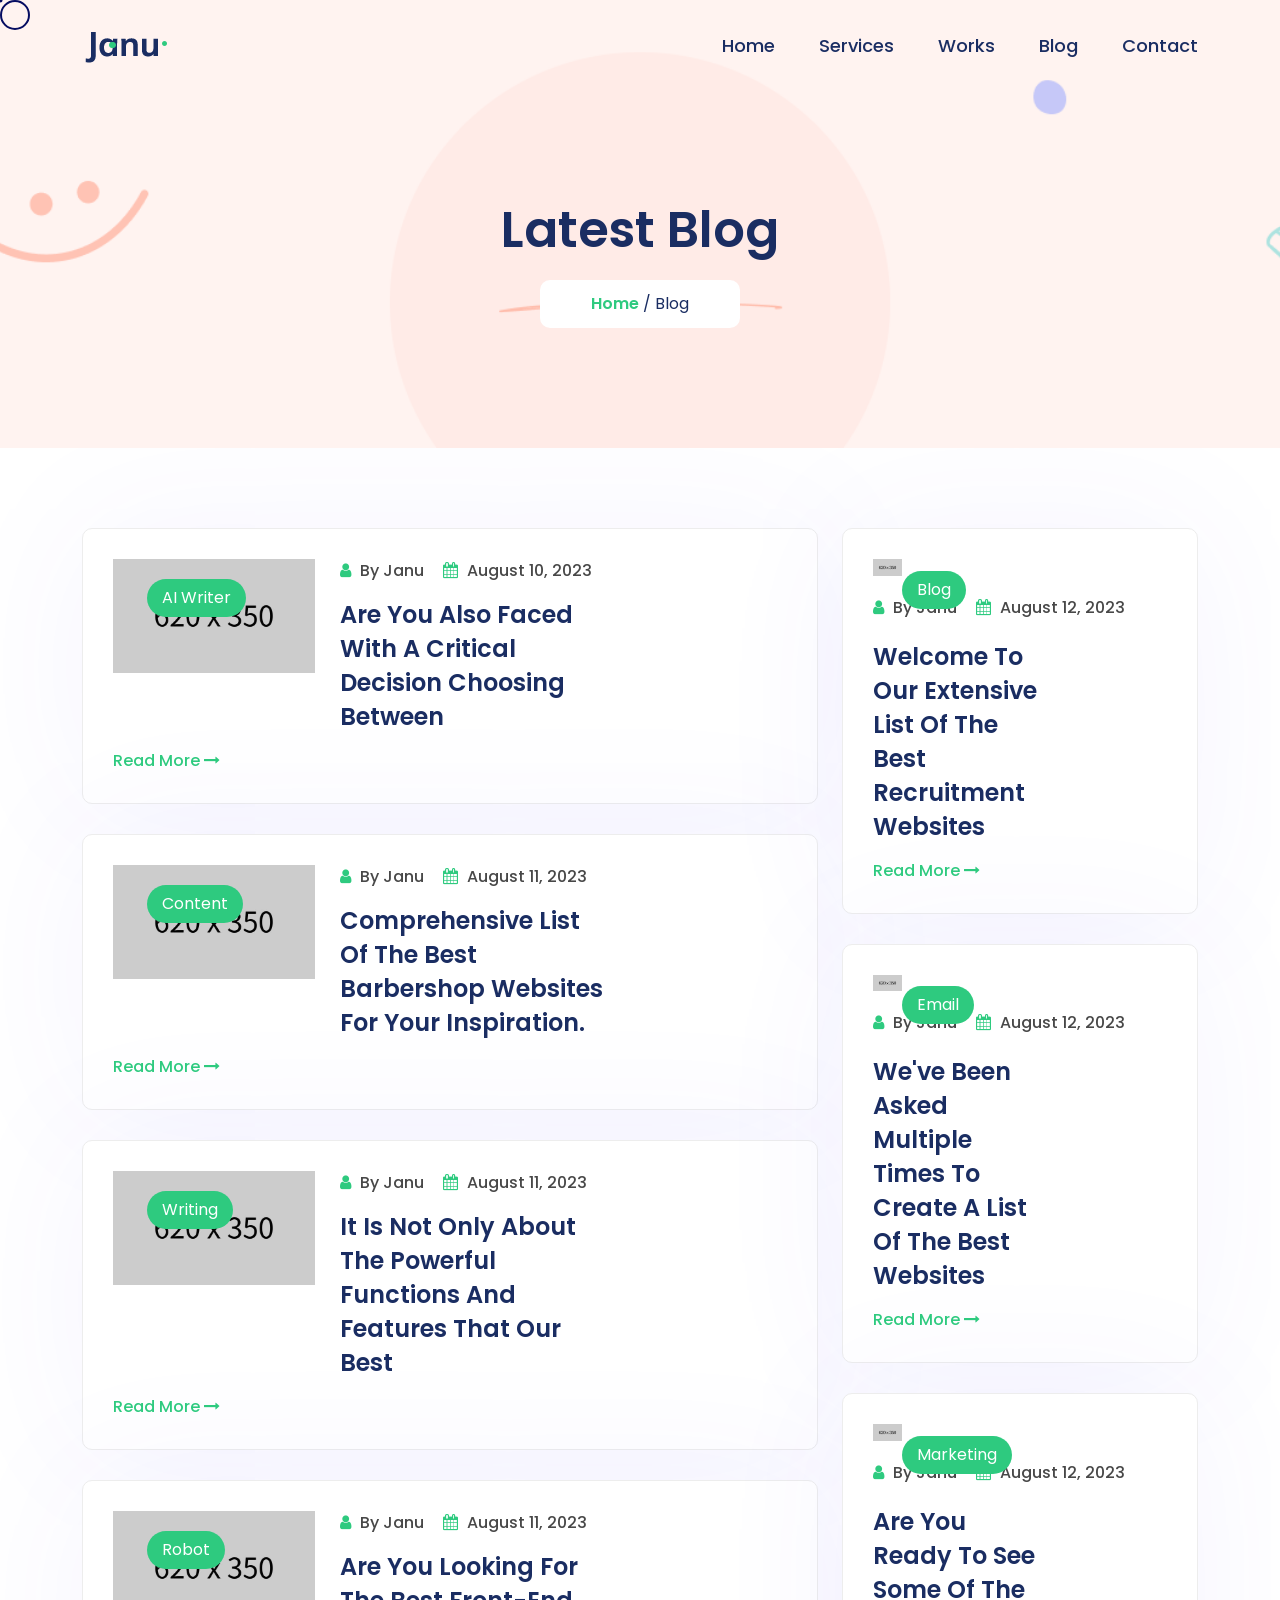
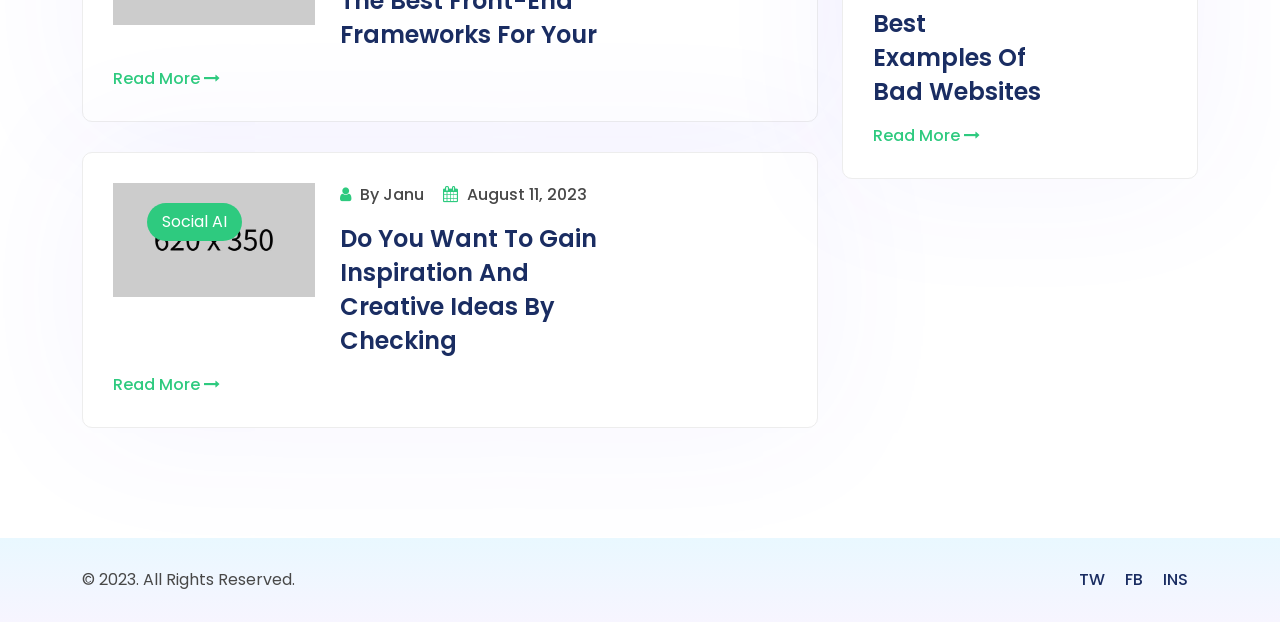
<file: blog.html>
<!DOCTYPE html>
<html lang="en">
	<head>
		<!-- Meta -->
		<meta charset="utf-8">
		<meta http-equiv="X-UA-Compatible" content="IE=edge">
		<meta name="viewport" content="width=device-width, initial-scale=1"> 
		<!-- The above 3 meta tags *must* come first in the head; any other head content must come *after* these tags -->
		<meta name="description" content="Janu - Personal Portfolio Template">
		<meta name="keywords" content="theme_ocean,personal, portfolio new, html, one page, bootstrap, new html template, design, creative, onepage, clean, modern">
		<meta name="author" content="theme_ocean">
		<!-- SITE TITLE -->
		<title>Janu - Personal Portfolio Template</title>			
		<!-- Latest Bootstrap min CSS -->
		<link rel="stylesheet" href="assets/bootstrap/css/bootstrap.min.css">
		<!-- Google Font -->
		<link href="https://fonts.googleapis.com/css2?family=Poppins:wght@300;400;500;600;700;800&display=swap" rel="stylesheet">  
		<!-- Font Awesome CSS -->
		<link rel="stylesheet" href="assets/fonts/font-awesome.min.css">
		<link rel="stylesheet" href="assets/fonts/themify-icons.css">
		<!--- owl carousel Css-->
		<link rel="stylesheet" href="assets/owlcarousel/css/owl.carousel.css">
		<link rel="stylesheet" href="assets/owlcarousel/css/owl.theme.css">	
		<!-- MAGNIFIC CSS -->
		<link rel="stylesheet" href="assets/css/magnific-popup.css">				
		<!--slicknav Css-->
        <link rel="stylesheet" href="assets/css/slicknav.css">			
		<!-- animate CSS -->
		<link rel="stylesheet" href="assets/css/animate.css">		
		<!-- Style CSS -->
		<link rel="stylesheet" href="assets/css/magic-mouse.css" />								
		<link rel="stylesheet" href="assets/css/style.css" />				
		<!-- HTML5 shim and Respond.js IE8 support of HTML5 elements and media queries -->
		<!-- WARNING: Respond.js doesn't work if you view the page via file:// -->
		<!--[if lt IE 9]>
		  <script src="https://oss.maxcdn.com/html5shiv/3.7.2/html5shiv.min.js"></script>
		  <script src="https://oss.maxcdn.com/respond/1.4.2/respond.min.js"></script>
		<![endif]-->
</head>
<body>

	<!-- START PRELOADER -->
	<div class="preloader">
		<div class="spinner">
			<div class="double-bounce1"></div>
			<div class="double-bounce2"></div>
		</div>
	</div>
	<!-- END PRELOADER -->
	
	<!-- START NAVBAR -->  
	<div id="navigation" class="fixed-top navbar-light bg-faded site-navigation">
		<div class="container">
			<div class="row">
				<div class="col-lg-2 col-md-3 col-sm-4">
					<div class="site-logo">
						<a href="index.html"><img src="assets/img/logo.png" alt=""></a>          				        				
					</div>
				</div><!--- END Col -->
				
				<div class="col-lg-10 col-md-9 col-sm-8">
					<div class="header_right ">
						<nav id="main-menu" class="ml-auto">
							<ul>
							    <li><a class="nav-link" href="index.html#home">Home</a></li>
								<li><a class="nav-link" href="index.html#service">Services</a></li>
								<li><a class="nav-link" href="index.html#portfolio">Works</a></li>
								<li><a class="nav-link" href="index.html#blog">Blog</a></li>
							    <li><a class="nav-link" href="index.html#contact">Contact</a></li>
							</ul>
						</nav>
						<div id="mobile_menu"></div>
					</div>
				</div><!--- END Col -->			
			</div><!--- END ROW -->
		</div><!--- END CONTAINER -->
	</div> 	  
	<!-- END NAVBAR -->	
							
	<!-- START SECTION TOP -->
	<section class="section-top">
		<div class="container">
			<div class="col-lg-10 offset-lg-1 text-center">
				<div class="section-top-title wow fadeInRight" data-wow-duration="1s" data-wow-delay="0.3s" data-wow-offset="0">
					<h1>Latest Blog</h1>
					<ul>
						<li><a href="index.html">Home</a></li>
						<li> / Blog</li>
					</ul>
				</div><!-- //.HERO-TEXT -->
			</div><!--- END COL -->
		</div><!--- END CONTAINER -->
	</section>	
	<!-- END SECTION TOP -->
	
	<!-- START BLOG -->
	<section class="bp_article_area section-padding">
		<div class="container">																
			<div class="row">								
				<div class="col-lg-8 wow fadeInUp" data-wow-duration="1s" data-wow-delay="0.1s" data-wow-offset="0">
					<div class="arti_single">
						<div class="arti_img">
							<img src="assets/img/blog/1.jpg" class="img-fluid" alt="Blog image" />
							<a href="single_blog.html">AI Writer</a>
						</div>
						<div class="arti_content">
							<span><i class="fa fa-user"></i> By Janu</span>
							<span><i class="fa fa-calendar"></i> August 10, 2023</span>
							<h3><a href="single_blog.html">Are you also faced with a critical decision choosing between</a></h3>
						</div>
						<a class="arti_btn" href="single_blog.html">Read More <i class="fa fa-long-arrow-right"></i></a>
					</div><!-- END ARTI SINGLE  -->
					<div class="arti_single">
						<div class="arti_img">
							<img src="assets/img/blog/2.jpg" class="img-fluid" alt="Blog image" />
							<a href="single_blog.html">Content</a>
						</div>
						<div class="arti_content">
							<span><i class="fa fa-user"></i> By Janu</span>
							<span><i class="fa fa-calendar"></i> August 11, 2023</span>
							<h3><a href="single_blog.html">Comprehensive list of the best barbershop websites for your inspiration.</a></h3>
						</div>
						<a class="arti_btn" href="single_blog.html">Read More <i class="fa fa-long-arrow-right"></i></a>
					</div><!-- END ARTI SINGLE  -->
					<div class="arti_single">
						<div class="arti_img">
							<img src="assets/img/blog/3.jpg" class="img-fluid" alt="Blog image" />
							<a href="single_blog.html">Writing</a>
						</div>
						<div class="arti_content">
							<span><i class="fa fa-user"></i> By Janu</span>
							<span><i class="fa fa-calendar"></i> August 11, 2023</span>
							<h3><a href="single_blog.html">It is not only about the powerful functions and features that our best </a></h3>
						</div>
						<a class="arti_btn" href="single_blog.html">Read More <i class="fa fa-long-arrow-right"></i></a>
					</div><!-- END ARTI SINGLE  -->
					<div class="arti_single">
						<div class="arti_img">
							<img src="assets/img/blog/4.jpg" class="img-fluid" alt="Blog image" />
							<a href="single_blog.html">Robot</a>
						</div>
						<div class="arti_content">
							<span><i class="fa fa-user"></i> By Janu</span>
							<span><i class="fa fa-calendar"></i> August 11, 2023</span>
							<h3><a href="single_blog.html">Are you looking for the best front-end frameworks for your</a></h3>
						</div>
						<a class="arti_btn" href="single_blog.html">Read More <i class="fa fa-long-arrow-right"></i></a>
					</div><!-- END ARTI SINGLE  -->
					<div class="arti_single">
						<div class="arti_img">
							<img src="assets/img/blog/5.jpg" class="img-fluid" alt="Blog image" />
							<a href="single_blog.html">Social AI</a>
						</div>
						<div class="arti_content">
							<span><i class="fa fa-user"></i> By Janu</span>
							<span><i class="fa fa-calendar"></i> August 11, 2023</span>
							<h3><a href="single_blog.html">Do you want to gain inspiration and creative ideas by checking</a></h3>
						</div>
						<a class="arti_btn" href="single_blog.html">Read More <i class="fa fa-long-arrow-right"></i></a>
					</div><!-- END ARTI SINGLE  -->						
				</div><!-- END COL  -->		
				<div class="col-lg-4 wow fadeInDown" data-wow-duration="1s" data-wow-delay="0.2s" data-wow-offset="0">
					<div class="arti_single">
						<div class="arti_img_two">
							<img src="assets/img/blog/6.jpg" class="img-fluid" alt="Blog image" />
							<a href="single_blog.html">Blog</a>
						</div>
						<div class="arti_content ac_two">
							<span><i class="fa fa-user"></i> By Janu</span>
							<span><i class="fa fa-calendar"></i> August 12, 2023</span>
							<h3><a href="single_blog.html">Welcome to our extensive list of the best recruitment websites</a></h3>
						</div>
						<a class="arti_btn" href="single_blog.html">Read More <i class="fa fa-long-arrow-right"></i></a>
					</div><!-- END ARTI SINGLE  -->
					<div class="arti_single">
						<div class="arti_img_two">
							<img src="assets/img/blog/7.jpg" class="img-fluid" alt="Blog image" />
							<a href="single_blog.html">Email</a>
						</div>
						<div class="arti_content ac_two">
							<span><i class="fa fa-user"></i> By Janu</span>
							<span><i class="fa fa-calendar"></i> August 12, 2023</span>
							<h3><a href="single_blog.html">We've been asked multiple times to create a list of the best websites</a></h3>
						</div>
						<a class="arti_btn" href="single_blog.html">Read More <i class="fa fa-long-arrow-right"></i></a>
					</div><!-- END ARTI SINGLE  -->
					<div class="arti_single">
						<div class="arti_img_two">
							<img src="assets/img/blog/8.jpg" class="img-fluid" alt="Blog image" />
							<a href="single_blog.html">Marketing</a>
						</div>
						<div class="arti_content ac_two">
							<span><i class="fa fa-user"></i> By Janu</span>
							<span><i class="fa fa-calendar"></i> August 12, 2023</span>
							<h3><a href="single_blog.html">Are you ready to see some of the best examples of bad websites</a></h3>
						</div>
						<a class="arti_btn" href="single_blog.html">Read More <i class="fa fa-long-arrow-right"></i></a>
					</div><!-- END ARTI SINGLE  -->	
				</div><!-- END COL  -->					
			</div><!--- END ROW -->
		</div><!--- END CONTAINER -->
	</section>
	<!-- END BLOG -->	
	
	<!-- START FOOTER -->
	<div class="footer">
		<div class="container">				
			<div class="row">
				<div class="col-lg-6 col-sm-6 col-xs-12">
					<div class="footer_copyright">
						<p>&copy; 2023. All Rights Reserved.</p>
					</div>
				</div>
				<div class="col-lg-6 col-sm-6 col-xs-12">
					<div class="footer_menu">
						<ul>
							<li><a href="#">TW</a></li>
							<li><a href="#">FB</a></li>
							<li><a href="#">INS</a></li>
						</ul>
					</div>
				</div><!-- END COL -->
			</div><!-- END ROW -->				
		</div><!--- END CONTAINER -->
	</div>
	<!-- END FOOTER -->		
		
	<!-- Latest jQuery -->
		<script src="assets/js/jquery-1.12.4.min.js"></script>
	<!-- Latest compiled and minified Bootstrap -->
		<script src="assets/bootstrap/js/bootstrap.min.js"></script>			
	<!-- owl-carousel min js  -->
		<script src="assets/owlcarousel/js/owl.carousel.min.js"></script>
	<!-- jquery nav -->
		<script src="assets/js/jquery.nav.js"></script>			
	<!-- jquery.smooth-scroll -->
		<script src="assets/js/smooth-scroll.js"></script>			
	<!-- imagesloaded JS -->
		<script src="assets/js/imagesloaded.pkgd.js"></script>		
	<!-- jquery isotope js -->
		<script src="assets/js/isotope.pkgd.min.js"></script>	
	<!-- magnific-popup js -->               
		<script src="assets/js/jquery.magnific-popup.min.js"></script>			
	<!-- jquery appear js -->
		<script src="assets/js/jquery.appear.js"></script>	
	<!-- jquery.slicknav -->
		<script src="assets/js/jquery.slicknav.js"></script>					
	<!-- WOW - Reveal Animations When You Scroll -->
		<script src="assets/js/wow.min.js"></script>	
	<!-- scrolltopcontrol js -->																				
		<script src="assets/js/scrolltopcontrol.js"></script>			
	<!-- scripts js -->	
		<script src="assets/js/magic_mouse.js"></script>
		<script src="assets/js/scripts.js"></script>
		<script type="text/javascript">
			options = {
			  "cursorOuter": "circle-basic",
			  "hoverEffect": "circle-move",
			  "hoverItemMove": false,
			  "defaultCursor": false,
			  "outerWidth": 30,
			  "outerHeight": 30
			}
			magicMouse(options);
		</script>	
		<script type="text/javascript">
				
		</script>		
</body>
</html>
</file>
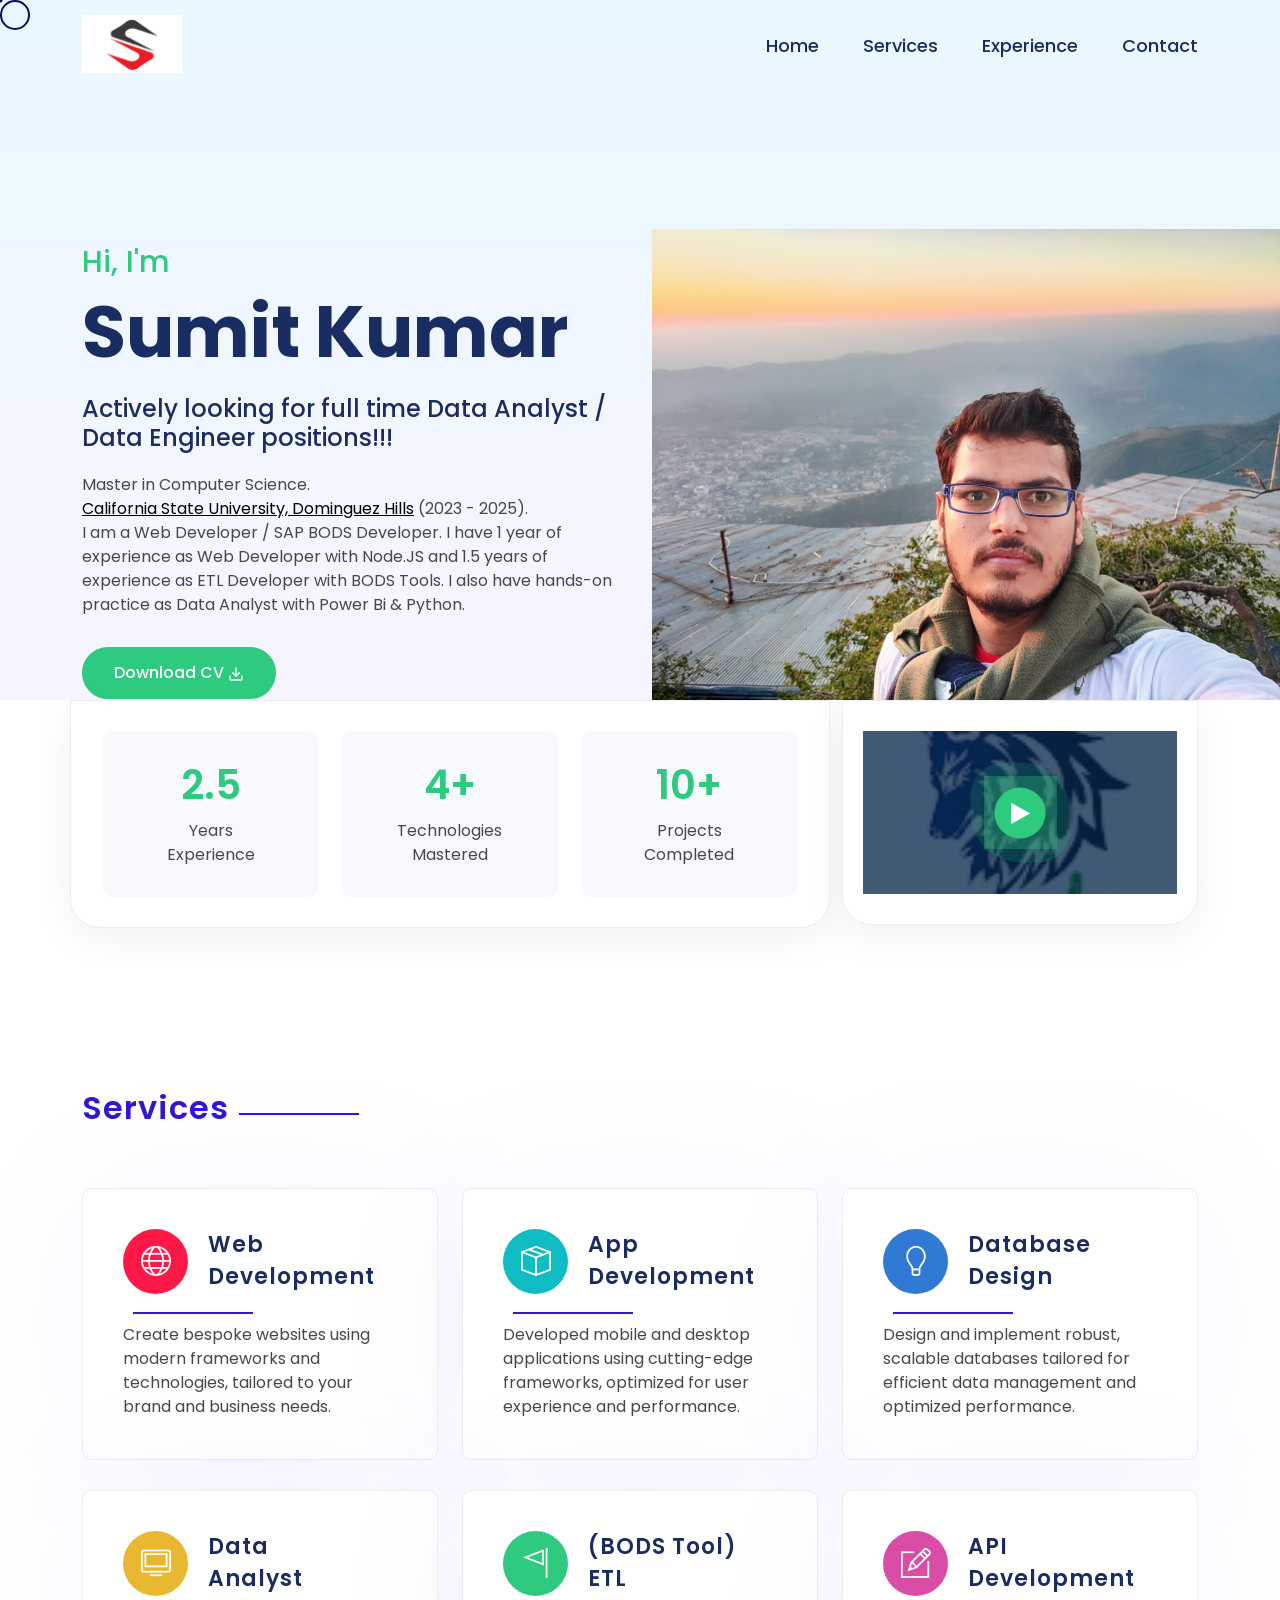
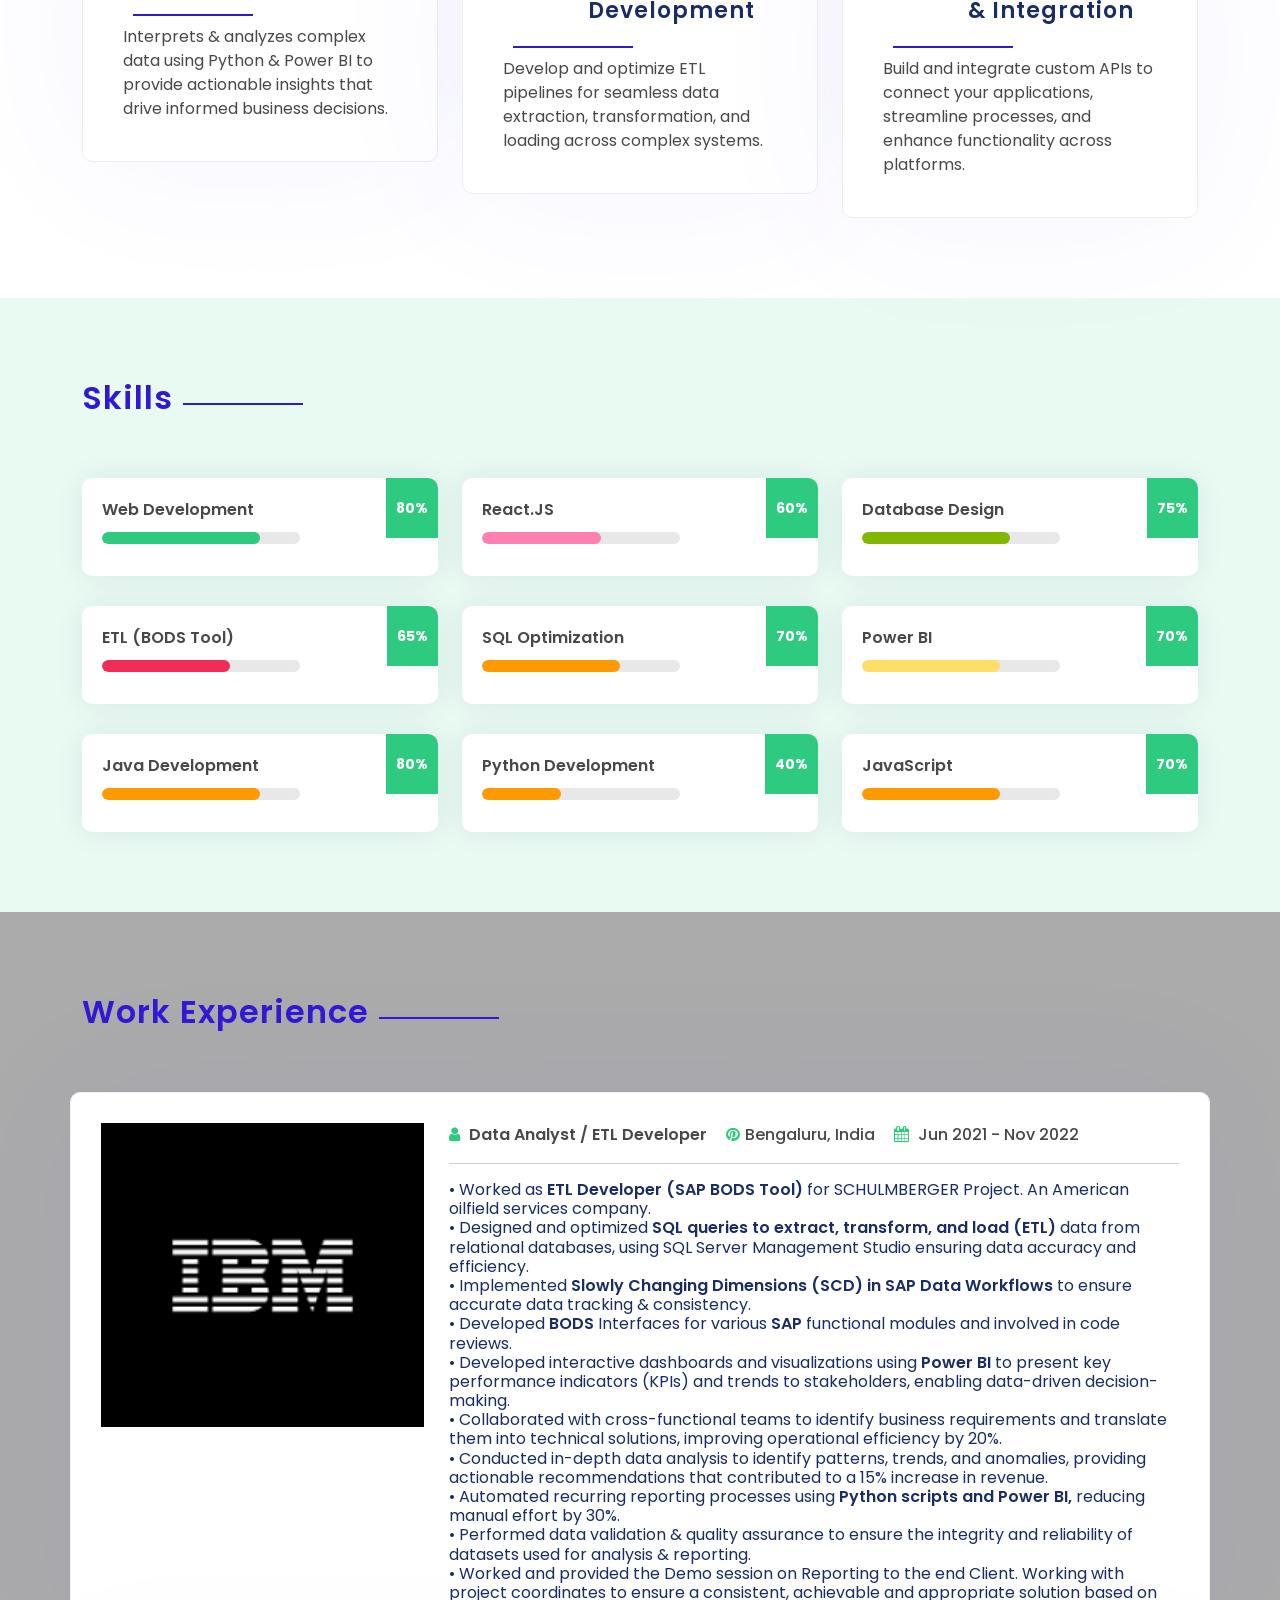
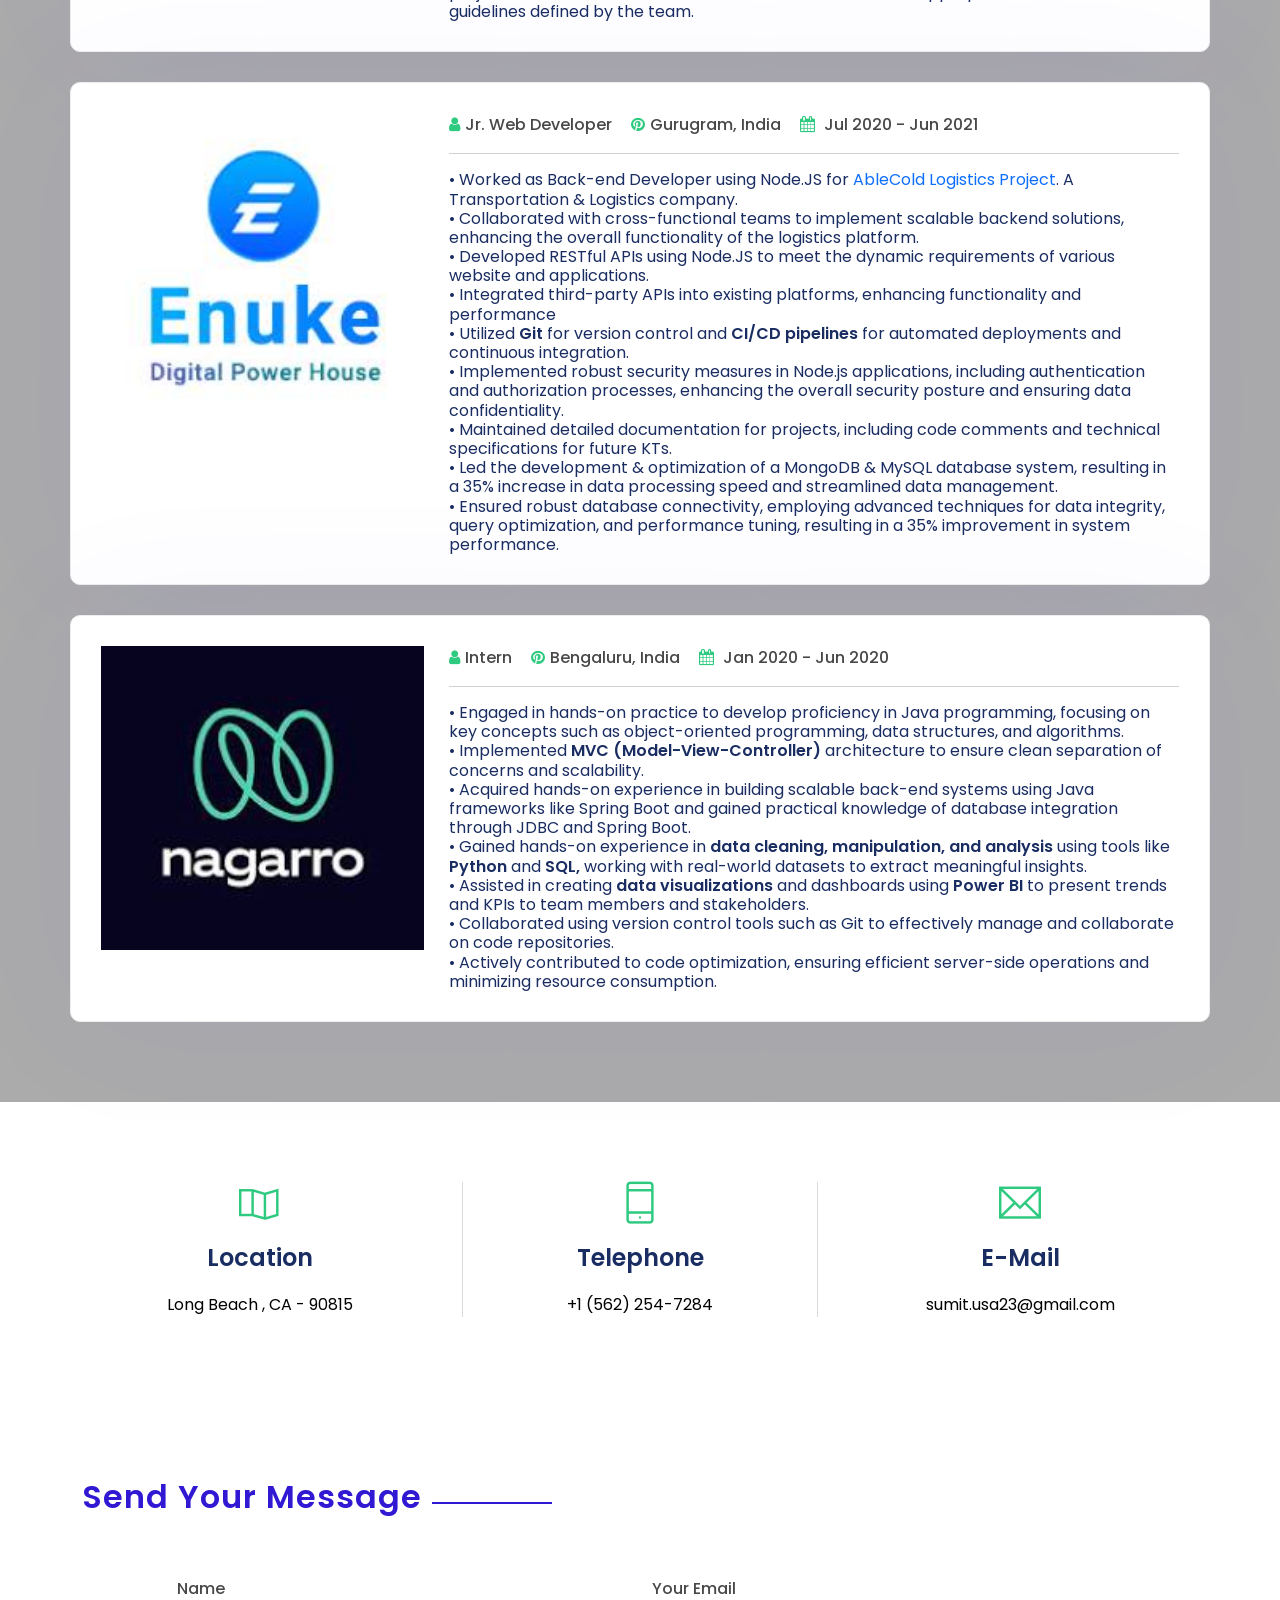
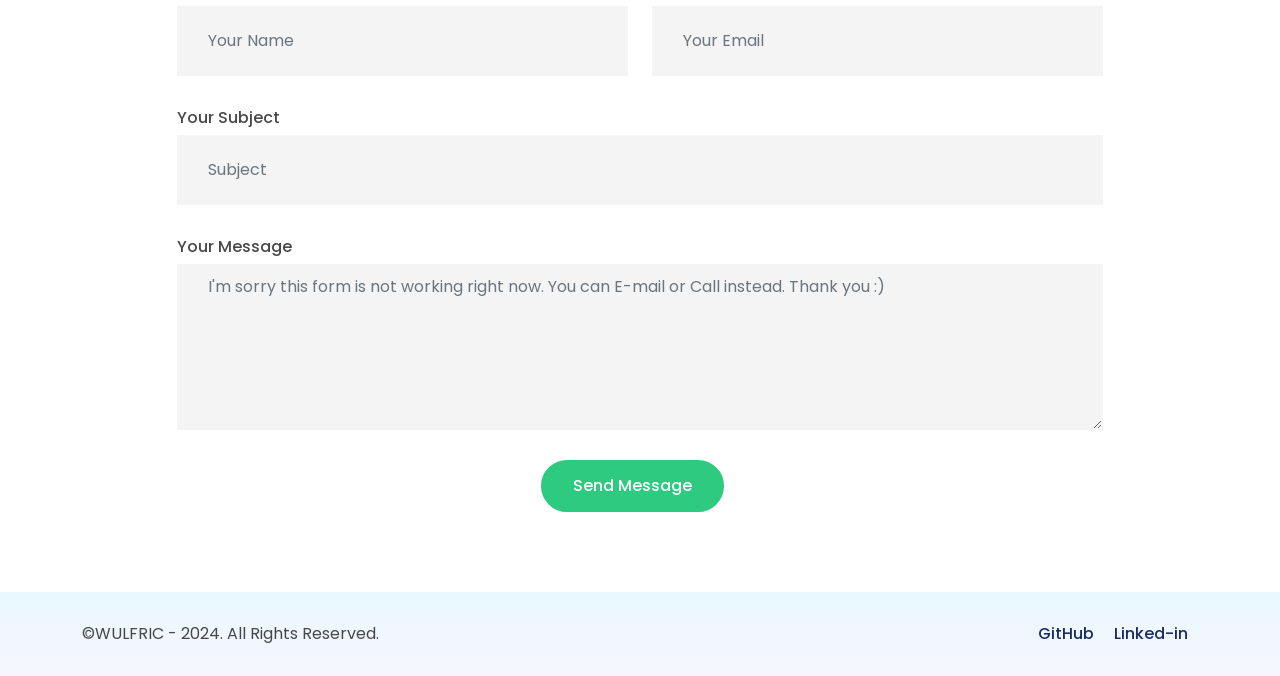
<file: Data_Analyst.html>
<!DOCTYPE html>
<html lang="en">

<head>
  <!-- Meta -->
  <meta charset="utf-8" />
  <meta http-equiv="X-UA-Compatible" content="IE=edge" />
  <meta name="viewport" content="width=device-width, initial-scale=1" />
  <!-- The above 3 meta tags *must* come first in the head; any other head content must come *after* these tags -->
  <meta name="description" content="Janu - Personal Portfolio Template" />
  <meta name="keywords"
    content="theme_ocean,personal, portfolio new, html, one page, bootstrap, new html template, design, creative, onepage, clean, modern" />
  <meta name="author" content="theme_ocean" />
  <!-- SITE TITLE -->
  <title>Wulfric AKA Sumit</title>
  <!-- Latest Bootstrap min CSS -->
  <link rel="stylesheet" href="assets/bootstrap/css/bootstrap.min.css" />
  <!-- Google Font -->
  <link href="https://fonts.googleapis.com/css2?family=Poppins:wght@300;400;500;600;700;800&display=swap"
    rel="stylesheet" />
  <!-- Font Awesome CSS -->
  <link rel="stylesheet" href="assets/fonts/font-awesome.min.css" />
  <link rel="stylesheet" href="assets/fonts/themify-icons.css" />
  <!--- owl carousel Css-->
  <link rel="stylesheet" href="assets/owlcarousel/css/owl.carousel.css" />
  <link rel="stylesheet" href="assets/owlcarousel/css/owl.theme.css" />
  <!-- MAGNIFIC CSS -->
  <link rel="stylesheet" href="assets/css/magnific-popup.css" />
  <!--slicknav Css-->
  <link rel="stylesheet" href="assets/css/slicknav.css" />
  <!-- animate CSS -->
  <link rel="stylesheet" href="assets/css/animate.css" />
  <!-- Style CSS -->
  <link rel="stylesheet" href="assets/css/magic-mouse.css" />
  <link rel="stylesheet" href="assets/css/style.css" />
  <!-- HTML5 shim and Respond.js IE8 support of HTML5 elements and media queries -->
  <!-- WARNING: Respond.js doesn't work if you view the page via file:// -->
  <!--[if lt IE 9]>
      <script src="https://oss.maxcdn.com/html5shiv/3.7.2/html5shiv.min.js"></script>
      <script src="https://oss.maxcdn.com/respond/1.4.2/respond.min.js"></script>
    <![endif]-->
</head>

<body>
  <!-- START PRELOADER -->
  <div class="preloader">
    <div class="spinner">
      <div class="double-bounce1"></div>
      <div class="double-bounce2"></div>
    </div>
  </div>
  <!-- END PRELOADER -->

  <!-- START NAVBAR -->
  <div id="navigation" class="fixed-top navbar-light bg-faded site-navigation">
    <div class="container">
      <div class="row">
        <div class="col-lg-2 col-md-3 col-sm-4">
          <div class="site-logo">
            <a href="Data_Analyst.html"><img src="assets/img/logo1.png" alt="" /></a>
          </div>
        </div>
        <!--- END Col -->

        <div class="col-lg-10 col-md-9 col-sm-8">
          <div class="header_right">
            <nav id="main-menu" class="ml-auto">
              <ul>
                <li><a class="nav-link" href="Data_Analyst.html">Home</a></li>
                <li><a class="nav-link" href="#service">Services</a></li>
                <!-- <li><a class="nav-link" href="#portfolio">Projects</a></li> -->
                <li><a class="nav-link" href="#blog">Experience</a></li>
                <li><a class="nav-link" href="#contact">Contact</a></li>
              </ul>
            </nav>
            <div id="mobile_menu"></div>
          </div>
        </div>
        <!--- END Col -->
      </div>
      <!--- END ROW -->
    </div>
    <!--- END CONTAINER -->
  </div>
  <!-- END NAVBAR -->

  <!-- START HOME -->
  <section id="home" class="home_bg">
    <div class="container">
      <div class="row">
        <div class="col-lg-6 col-sm-6 col-xs-12">
          <div class="about_me_content">
            <span>Hi, I'm</span>
            <h1>Sumit Kumar</h1>
            <h4>
              Actively looking for full time Data Analyst / Data Engineer
              positions!!!
            </h4>
            <p>
              Master in Computer Science.
              <br />
              <a id="contactlink" href="/blog.html" target="_blank">
                <u>California State University, Dominguez Hills</u></a>
              (2023 - 2025). <br />I am a Web Developer / SAP BODS Developer.
              I have 1 year of experience as Web Developer with Node.JS and
              1.5 years of experience as ETL Developer with BODS Tools. I also
              have hands-on practice as Data Analyst with Power Bi & Python.
            </p>
          </div>
          <div class="about_btn">
            <a class="home_btn" href="FNU_Sumit_Kumar_Resume_Data_Analyst.pdf" target="_blank">Download CV
              <svg stroke="currentColor" fill="none" stroke-width="2" viewBox="0 0 24 24" stroke-linecap="round"
                stroke-linejoin="round" class="text-xl" height="1em" width="1em" xmlns="http://www.w3.org/2000/svg">
                <path d="M21 15v4a2 2 0 0 1-2 2H5a2 2 0 0 1-2-2v-4"></path>
                <polyline points="7 10 12 15 17 10"></polyline>
                <line x1="12" y1="15" x2="12" y2="3"></line>
              </svg>
            </a>
            <!-- <a class="home_btn_two" href="#contact">Contact</a> -->
          </div>
        </div>
        <!-- END COL-->
        <div class="col-lg-6 col-sm-6 col-xs-12">
          <div class="hero_img">
            <img src="assets/img/p2.jpg" class="img-fluid" alt="profile-picture" />
          </div>
        </div>
        <!-- END COL-->
      </div>
      <!--- END ROW -->
    </div>
    <!--- END CONTAINER -->
  </section>
  <!-- END  HOME -->

  <!-- START EXPERIENCE-->
  <section class="expert_area">
    <div class="container">
      <div class="row">
        <div class="col-lg-8 col-sm-12 col-xs-12">
          <div class="row ex_bg">
            <div class="col-lg-4 col-sm-4 col-xs-12">
              <div class="single_ex">
                <h1 class="ex_count">2.5</h1>
                <span>Years <br />Experience</span>
              </div>
            </div>
            <!-- END COL -->
            <div class="col-lg-4 col-sm-4 col-xs-12">
              <div class="single_ex">
                <h1 class="ex_count">4+</h1>
                <span> Technologies<br />Mastered </span>
              </div>
            </div>
            <!-- END COL -->
            <div class="col-lg-4 col-sm-4 col-xs-12">
              <div class="single_ex">
                <h1 class="ex_count">10+</h1>
                <span>Projects <br />
                  Completed</span>
              </div>
            </div>
            <!-- END COL -->
          </div>
        </div>
        <!-- END COL -->
        <div class="col-lg-4 col-sm-12 col-xs-12">
          <div class="ex_bg">
            <div class="single_ex se_padd_none">
              <div class="video-area bg_img">
                <a href="https://www.youtube.com/watch?v=kr9ghvz5akM" class="magnific_popup video-button"><i
                    class="fa fa-play"></i></a>
              </div>
            </div>
          </div>
        </div>
        <!-- END COL -->
      </div>
      <!-- END ROW -->
    </div>
    <!-- END CONTAINER -->
  </section>
  <!-- END EXPERIENCE -->

  <!-- START SERVICES-->
  <section id="service" class="marketing_content_area section-padding">
    <div class="container">
      <div class="section-title wow zoomIn">
        <!-- <h4>Top services</h4> -->
        <h2>Services</h2>
      </div>
      <div class="row">
        <div class="col-lg-4 col-sm-6 col-xs-12">
          <div class="single_feature_one">
            <div class="sf_top">
              <span class="ti-world ss_five"></span>
              <h2>
                <a href="#" data-bs-toggle="modal" data-bs-target="#serviceModal5">Web Development</a>
              </h2>
            </div>
            <p>
              Create bespoke websites using modern frameworks and
              technologies, tailored to your brand and business needs.
            </p>
          </div>
        </div>
        <!-- END COL -->
        <div class="col-lg-4 col-sm-6 col-xs-12">
          <div class="single_feature_one">
            <div class="sf_top">
              <span class="ti-package ss_six"></span>
              <h2>
                <a href="#" data-bs-toggle="modal" data-bs-target="#serviceModal6">App Development</a>
              </h2>
            </div>
            <p>
              Developed mobile and desktop applications using cutting-edge
              frameworks, optimized for user experience and performance.
            </p>
          </div>
        </div>
        <!-- END COL -->
        <div class="col-lg-4 col-sm-6 col-xs-12">
          <div class="single_feature_one">
            <div class="sf_top">
              <span class="ti-light-bulb ss_three"></span>
              <h2>
                <a href="#" data-bs-toggle="modal" data-bs-target="#serviceModal3">Database <br />Design</a>
              </h2>
            </div>
            <p>
              Design and implement robust, scalable databases tailored for
              efficient data management and optimized performance.
            </p>
          </div>
        </div>
        <!-- END COL -->
        <div class="col-lg-4 col-sm-6 col-xs-12">
          <div class="single_feature_one">
            <div class="sf_top">
              <span class="ti-desktop ss_four"></span>
              <h2>
                <a href="#" data-bs-toggle="modal" data-bs-target="#serviceModal4">Data<br />
                  Analyst</a>
              </h2>
            </div>
            <p>
              Interprets & analyzes complex data using Python & Power BI to
              provide actionable insights that drive informed business
              decisions.
            </p>
          </div>
        </div>
        <!-- END COL -->
        <div class="col-lg-4 col-sm-6 col-xs-12">
          <div class="single_feature_one">
            <div class="sf_top">
              <span class="ti-flag ss_one"></span>
              <h2>
                <a href="#" data-bs-toggle="modal" data-bs-target="#serviceModal">(BODS Tool) ETL <br />Development</a>
              </h2>
            </div>
            <p>
              Develop and optimize ETL pipelines for seamless data extraction,
              transformation, and loading across complex systems.
            </p>
          </div>
        </div>
        <!-- END COL -->
        <div class="col-lg-4 col-sm-6 col-xs-12">
          <div class="single_feature_one">
            <div class="sf_top">
              <span class="ti-pencil-alt ss_two"></span>
              <h2>
                <a href="#" data-bs-toggle="modal" data-bs-target="#serviceModal2">API Development <br />&
                  Integration</a>
              </h2>
            </div>
            <p>
              Build and integrate custom APIs to connect your applications,
              streamline processes, and enhance functionality across
              platforms.
            </p>
          </div>
        </div>
        <!-- END COL -->
      </div>
      <!-- END ROW -->
    </div>
    <!-- END CONTAINER -->
  </section>
  <!-- END SERVICE -->

  <!-- START FEATURES -->
  <section id="skill" class="skill_area section-padding">
    <div class="container" data-aos="fade-up">
      <div class="section-title">
        <!-- <h4>Top Skills</h4> -->
        <h2>Skills</h2>
      </div>
      <div class="row">
        <div class="col-lg-4">
          <div class="feature-box d-flex align-items-center">
            <div class="progress-bar-linear">
              <p class="progress-bar-text">Web Development</p>
              <div class="progress-bar pb1">
                <span data-percent="80"></span>
              </div>
            </div>
            <!--END PROGRESS BAR -->
            <h3><span>80%</span></h3>
          </div>
        </div>
        <!-- END COL -->
        <div class="col-md-4">
          <div class="feature-box d-flex align-items-center">
            <div class="progress-bar-linear">
              <p class="progress-bar-text">React.JS</p>
              <div class="progress-bar pb5">
                <span data-percent="60"></span>
              </div>
            </div>
            <!--END PROGRESS BAR -->
            <h3><span>60%</span></h3>
          </div>
        </div>
        <!-- END COL -->
        <div class="col-lg-4">
          <div class="feature-box d-flex align-items-center">
            <div class="progress-bar-linear">
              <p class="progress-bar-text">Database Design</p>
              <div class="progress-bar pb3">
                <span data-percent="75"></span>
              </div>
            </div>
            <!--END PROGRESS BAR -->
            <h3><span>75%</span></h3>
          </div>
        </div>
        <!-- END COL -->
        <div class="col-md-4">
          <div class="feature-box d-flex align-items-center">
            <div class="progress-bar-linear">
              <p class="progress-bar-text">ETL (BODS Tool)</p>
              <div class="progress-bar pb4">
                <span data-percent="65"></span>
              </div>
            </div>
            <!--END PROGRESS BAR -->
            <h3><span>65%</span></h3>
          </div>
        </div>
        <!-- END COL -->
        <div class="col-lg-4">
          <div class="feature-box d-flex align-items-center">
            <div class="progress-bar-linear">
              <p class="progress-bar-text">SQL Optimization</p>
              <div class="progress-bar pb2">
                <span data-percent="70"></span>
              </div>
            </div>
            <!--END PROGRESS BAR -->
            <h3><span>70%</span></h3>
          </div>
        </div>
        <!-- END COL -->
        <div class="col-md-4">
          <div class="feature-box d-flex align-items-center">
            <div class="progress-bar-linear">
              <p class="progress-bar-text">Power BI</p>
              <div class="progress-bar pb6">
                <span data-percent="70"></span>
              </div>
            </div>
            <!--END PROGRESS BAR -->
            <h3><span>70%</span></h3>
          </div>
        </div>
        <!-- END COL -->
        <div class="col-lg-4">
          <div class="feature-box d-flex align-items-center">
            <div class="progress-bar-linear">
              <p class="progress-bar-text">Java Development</p>
              <div class="progress-bar pb2">
                <span data-percent="80"></span>
              </div>
            </div>
            <!--END PROGRESS BAR -->
            <h3><span>80%</span></h3>
          </div>
        </div>
        <!-- END COL -->
        <div class="col-lg-4">
          <div class="feature-box d-flex align-items-center">
            <div class="progress-bar-linear">
              <p class="progress-bar-text">Python Development</p>
              <div class="progress-bar pb2">
                <span data-percent="40"></span>
              </div>
            </div>
            <!--END PROGRESS BAR -->
            <h3><span>40%</span></h3>
          </div>
        </div>
        <!-- END COL -->
        <div class="col-lg-4">
          <div class="feature-box d-flex align-items-center">
            <div class="progress-bar-linear">
              <p class="progress-bar-text">JavaScript</p>
              <div class="progress-bar pb2">
                <span data-percent="70"></span>
              </div>
            </div>
            <!--END PROGRESS BAR -->
            <h3><span>70%</span></h3>
          </div>
        </div>
        <!-- END COL -->
      </div>
      <!-- END ROW -->
    </div>
    <!-- END CONTINER -->
  </section>
  <!-- END FEATURES -->

  <!-- START PORTFOLIO -->
  <!-- <section id="portfolio" class="portfolio section-padding">
      <div class="container">
		<div class="section-title"> -->
  <!-- <h4>Portfolio</h4> -->
  <!-- <h2>Projects</h2>
		</div>

		<div class="row portfolio-grid"> -->
  <!-- <div class="col-lg-4 col-md-6 col-12 portfolio-item">
				<div class="single-gallery">
					<img src="assets/img/portfolio/1.jpg" alt="gallery Image">
					<a href="assets/img/portfolio/1.jpg" class="gallery_enlarge_icon"><i class="ti-zoom-in"></i></a>
					<h4>Web Design</h4>
				</div>
			</div>End Col -->

  <!-- <div class="col-lg-4 col-md-6 col-12 portfolio-item">
				<div class="single-gallery">
					<img src="assets/img/portfolio/2.jpg" alt="gallery Image">
					<a href="assets/img/portfolio/2.jpg" class="gallery_enlarge_icon"><i class="ti-zoom-in"></i></a>
					<h4>Digital Marketing</h4>
				</div>
			</div>End Col	 -->

  <!-- <div class="col-lg-4 col-md-6 col-12 portfolio-item">
				<div class="single-gallery">
					<img src="assets/img/portfolio/3.jpg" alt="gallery Image">
					<a href="assets/img/portfolio/3.jpg" class="gallery_enlarge_icon"><i class="ti-zoom-in"></i></a>
					<h4>UI/UX Design</h4>
				</div>
			</div>End Col -->

  <!-- <div class="col-lg-4 col-md-6 col-12 portfolio-item">
				<div class="single-gallery">
					<img src="assets/img/portfolio/4.jpg" alt="gallery Image">
					<a href="assets/img/portfolio/4.jpg" class="gallery_enlarge_icon"><i class="ti-zoom-in"></i></a>
					<h4>Search Engine</h4>
				</div>
			</div>End Col	 -->

  <!-- <div class="col-lg-4 col-md-6 col-12 portfolio-item">
				<div class="single-gallery">
					<img src="assets/img/portfolio/5.jpg" alt="gallery Image">
					<a href="assets/img/portfolio/5.jpg" class="gallery_enlarge_icon"><i class="ti-zoom-in"></i></a>
					<h4>Web Development</h4>
				</div>
			</div>End Col		 -->

  <!-- <div class="col-lg-4 col-md-6 col-12 portfolio-item">
				<div class="single-gallery">
					<img src="assets/img/portfolio/6.jpg" alt="gallery Image">
					<a href="assets/img/portfolio/6.jpg" class="gallery_enlarge_icon"><i class="ti-zoom-in"></i></a>
					<h4>Logo Design</h4>
				</div>
			</div>End Col	 -->

  <!-- <div class="col-lg-4 col-md-6 col-12 portfolio-item">
				<div class="single-gallery">
					<img src="assets/img/portfolio/7.jpg" alt="gallery Image">
					<a href="assets/img/portfolio/7.jpg" class="gallery_enlarge_icon"><i class="ti-zoom-in"></i></a>
					<h4>App development</h4>
				</div>
			</div>End Col									 -->
  <!-- </div>END ROW	
      </div><!-- END CONTINER -->
  <!-- </section>  -->
  <!-- END PORTFOLIO -->

  <!-- START BLOG -->
  <section id="blog" class="article_area section-padding">
    <div class="container">
      <div class="section-title">
        <h2>Work Experience</h2>
        <!-- <h4 class="section-title-white">Work Experience</h4> -->
        <!-- <h2 class="section-title-white">Work Experience</h2> -->
      </div>
      <div class="row">
        <!-- <div class="col-lg-8 wow fadeInUp" data-wow-duration="1s" data-wow-delay="0.1s" data-wow-offset="0"> -->
        <div class="arti_single">
          <div class="arti_img">
            <img src="assets/img/ibm.png" class="img-fluid" alt="Blog image" />
            <!-- <a href="https://www.ibm.com/in-en" target="_blank">IBM</a> -->
          </div>
          <div class="arti_content">
            <span><i class="fa fa-user"></i>
              <b>Data Analyst / ETL Developer</b></span>
            <span><i class="fa fa-pinterest"></i>Bengaluru, India</span>
            <span><i class="fa fa-calendar"></i> Jun 2021 - Nov 2022</span>
            <hr />
            <h6>
              <ul>
                <li>
                  &#8226; Worked as <b>ETL Developer (SAP BODS Tool)</b> for SCHULMBERGER
                  Project. An American oilfield services company.
                </li>
                <li>
                  &#8226; Designed and optimized <b>SQL queries to extract,
                    transform, and load (ETL)</b> data from relational databases,
                  using SQL Server Management Studio ensuring data accuracy
                  and efficiency.
                </li>
                <li>
                  &#8226; Implemented <b>Slowly Changing Dimensions (SCD) in SAP Data Workflows</b> to ensure accurate
                  data tracking & consistency.
                </li>
                <li>
                  &#8226; Developed <b>BODS</b> Interfaces for various <b>SAP</b> functional modules and involved in
                  code reviews.
                </li>
                <li>
                  &#8226; Developed interactive dashboards and visualizations
                  using <b>Power BI</b> to present key performance indicators (KPIs)
                  and trends to stakeholders, enabling data-driven
                  decision-making.
                </li>
                <li>
                  &#8226; Collaborated with cross-functional teams to
                  identify business requirements and translate them into
                  technical solutions, improving operational efficiency by
                  20%.
                </li>
                <li>
                  &#8226; Conducted in-depth data analysis to identify
                  patterns, trends, and anomalies, providing actionable
                  recommendations that contributed to a 15% increase in
                  revenue.
                </li>
                <li>
                  &#8226; Automated recurring reporting processes using
                  <b>Python scripts and Power BI,</b> reducing manual effort by 30%.
                </li>
                <li>
                  &#8226; Performed data validation & quality assurance to
                  ensure the integrity and reliability of datasets used for
                  analysis & reporting.
                  </l>
                <li>
                  &#8226; Worked and provided the Demo session on Reporting to
                  the end Client. Working with project coordinates to ensure a
                  consistent, achievable and appropriate solution based on
                  guidelines defined by the team.
                </li>
              </ul>
            </h6>
          </div>
          <!-- <a class="arti_btn" href="ibm.html">Read More <i class="fa fa-long-arrow-right"></i></a> -->
        </div>
        <!-- END ARTI SINGLE  -->
        <div class="arti_single">
          <div class="arti_img">
            <img src="assets/img/enuke.jpeg" class="img-fluid" alt="Blog image" />
            <!-- <a href="https://www.linkedin.com/company/enuke-software-pvt-ltd/?originalSubdomain=in"
							target="_blank"></a> -->
          </div>
          <div class="arti_content">
            <span><i class="fa fa-user"></i>Jr. Web Developer</span>
            <span><i class="fa fa-pinterest"></i>Gurugram, India</span>
            <span><i class="fa fa-calendar"></i> Jul 2020 - Jun 2021</span>
            <hr />
            <h6>
              <ul>
                <li>
                  &#8226; Worked as Back-end Developer using Node.JS for
                  <a href="https://www.ablecold.com/" target="_blank">AbleCold Logistics Project</a>. A Transportation &
                  Logistics company.
                </li>
                <li>
                  &#8226; Collaborated with cross-functional teams to
                  implement scalable backend solutions, enhancing the overall
                  functionality of the logistics platform.
                </li>
                <li>
                  &#8226; Developed RESTful APIs using Node.JS to meet the
                  dynamic requirements of various website and applications.
                </li>
                <li>
                  &#8226; Integrated third-party APIs into existing platforms,
                  enhancing functionality and performance
                </li>
                <li>
                  &#8226; Utilized <b>Git</b> for version control and
                  <b>CI/CD pipelines</b>
                  for automated deployments and continuous integration.
                </li>
                <li>
                  &#8226; Implemented robust security measures in Node.js
                  applications, including authentication and authorization
                  processes, enhancing the overall security posture and
                  ensuring data confidentiality.
                </li>
                <li>
                  &#8226; Maintained detailed documentation for projects,
                  including code comments and technical specifications for
                  future KTs.
                </li>
                <li>
                  &#8226; Led the development & optimization of a MongoDB &
                  MySQL database system, resulting in a 35% increase in data
                  processing speed and streamlined data management.
                </li>
                <li>
                  &#8226; Ensured robust database connectivity, employing
                  advanced techniques for data integrity, query optimization,
                  and performance tuning, resulting in a 35% improvement in
                  system performance.
                </li>
              </ul>
            </h6>
          </div>
          <!-- <a class="arti_btn" href="enuke.html">Read More <i class="fa fa-long-arrow-right"></i></a> -->
        </div>
        <!-- END ARTI SINGLE  -->
        <div class="arti_single">
          <div class="arti_img">
            <img src="assets/img/nagarro.jpeg" class="img-fluid" alt="Blog image" />
            <!-- <a href="https://www.nagarro.com/en" target="_blank">Nagarro</a> -->
          </div>
          <div class="arti_content">
            <span><i class="fa fa-user"></i>Intern</span>
            <span><i class="fa fa-pinterest"></i>Bengaluru, India</span>
            <span><i class="fa fa-calendar"></i> Jan 2020 - Jun 2020</span>
            <hr />
            <h6>
              <ul>
                <li>
                  &#8226; Engaged in hands-on practice to develop proficiency
                  in Java programming, focusing on key concepts such as
                  object-oriented programming, data structures, and
                  algorithms.
                </li>
                <li>
                  &#8226; Implemented
                  <b>MVC (Model-View-Controller)</b> architecture to ensure
                  clean separation of concerns and scalability.
                </li>
                <li>
                  &#8226; Acquired hands-on experience in building scalable
                  back-end systems using Java frameworks like Spring Boot and
                  gained practical knowledge of database integration through
                  JDBC and Spring Boot.
                </li>
                <li>
                  &#8226; Gained hands-on experience in
                  <b>data cleaning, manipulation, and analysis</b> using tools
                  like <b>Python</b> and <b>SQL,</b> working with real-world
                  datasets to extract meaningful insights.
                </li>
                <li>
                  &#8226; Assisted in creating <b>data visualizations</b> and
                  dashboards using <b>Power BI</b> to present trends and KPIs
                  to team members and stakeholders.
                </li>
                <li>
                  &#8226; Collaborated using version control tools such as Git
                  to effectively manage and collaborate on code repositories.
                </li>
                <li>
                  &#8226; Actively contributed to code optimization, ensuring
                  efficient server-side operations and minimizing resource
                  consumption.
                </li>
              </ul>
            </h6>
          </div>
          <!-- <a class="arti_btn" href="nagarro.html">Read More <i class="fa fa-long-arrow-right"></i></a> -->
        </div>
        <!-- END ARTI SINGLE  -->
      </div>
      <!--- END ROW -->
    </div>
    <!--- END CONTAINER -->
  </section>
  <!-- END BLOG -->

  <!-- START ADDRESS -->
  <section id="contact" class="address_area section-padding">
    <div class="container">
      <div class="row text-center">
        <div class="col-lg-4 col-sm-4 col-xs-12 wow fadeInUp" data-wow-duration="1s" data-wow-delay="0.1s"
          data-wow-offset="0">
          <div class="single_address">
            <i class="ti-map"></i>
            <h4>Location</h4>
            <p>
              <a id="contactlink"
                href="https://www.google.com/maps/place/Long+Beach,+CA/@33.8000985,-118.3209282,11z/data=!3m1!4b1!4m6!3m5!1s0x80c2cae84099d759:0xa1003afac42a8faa!8m2!3d33.7700504!4d-118.1937395!16zL20vMG5id2Y?entry=ttu">Long
                Beach , CA - 90815</a>
            </p>
          </div>
        </div>
        <!-- END COL -->
        <div class="col-lg-4 col-sm-4 col-xs-12 wow fadeInUp" data-wow-duration="1s" data-wow-delay="0.2s"
          data-wow-offset="0">
          <div class="single_address sabr">
            <i class="ti-mobile"></i>
            <h4>Telephone</h4>
            <p>
              <a id="contactlink" href="tel:+15622547284">+1 (562) 254-7284</a>
            </p>
          </div>
        </div>
        <!-- END COL -->
        <div class="col-lg-4 col-sm-4 col-xs-12 wow fadeInUp" data-wow-duration="1s" data-wow-delay="0.3s"
          data-wow-offset="0">
          <div class="single_address">
            <i class="ti-email"></i>
            <h4>E-mail</h4>
            <p>
              <a id="contactlink" href="mailto:sumit.usa23@gmail.com">sumit.usa23@gmail.com</a>
            </p>
          </div>
        </div>
        <!-- END COL -->
      </div>
      <!--- END ROW -->
    </div>
    <!--- END CONTAINER -->
  </section>
  <!-- END ADDRESS -->

  <!-- CONTACT -->
  <div class="contact_area section-padding">
    <div class="container">
      <div class="section-title">
        <h2>Send your message</h2>
      </div>
      <div class="row">
        <div class="offset-lg-1 col-lg-10 col-sm-12 col-xs-12 wow fadeInUp" data-wow-duration="1s" data-wow-delay="0.2s"
          data-wow-offset="0">
          <div class="contact">
            <form class="form" name="enq" method="post" action="contact.php" onsubmit="return validation();">
              <div class="row">
                <div class="form-group col-md-6">
                  <label>Name</label>
                  <input type="text" name="name" class="form-control" placeholder="Your Name" required="required" />
                </div>
                <div class="form-group col-md-6">
                  <label>Your Email</label>
                  <input type="email" name="email" class="form-control" placeholder="Your Email" required="required" />
                </div>
                <div class="form-group col-md-12">
                  <label>Your Subject</label>
                  <input type="text" name="subject" class="form-control" placeholder="Subject" required="required" />
                </div>
                <div class="form-group col-md-12">
                  <label>Your Message</label>
                  <textarea rows="6" name="message" class="form-control"
                    placeholder="I'm sorry this form is not working right now. You can E-mail or Call instead. Thank you :) "
                    required="required"></textarea>
                </div>
                <div class="col-md-12 text-center">
                  <button type="submit" value="Send message" name="submit" id="submitButton" class="home_btn"
                    title="Submit Your Message!">
                    Send Message
                  </button>
                </div>
              </div>
            </form>
          </div>
        </div>
        <!-- END COL  -->
      </div>
      <!-- END ROW -->
    </div>
    <!--- END CONTAINER -->
  </div>
  <!-- END CONTACT -->

  <!-- START FOOTER -->
  <div class="footer">
    <div class="container">
      <div class="row">
        <div class="col-lg-6 col-sm-6 col-xs-12">
          <div class="footer_copyright">
            <p>&copy;WULFRIC - 2024. All Rights Reserved.</p>
          </div>
        </div>
        <div class="col-lg-6 col-sm-6 col-xs-12">
          <div class="footer_menu">
            <ul>
              <li>
                <a href="https://www.github.com/wulfric06" title="github" target="_blank">GitHub</a>
              </li>
              <li>
                <a href="https://www.linkedin.com/in/wulfric06" title="linked-in" target="_blank">Linked-in</a>
              </li>
            </ul>
          </div>
        </div>
        <!-- END COL -->
      </div>
      <!-- END ROW -->
    </div>
    <!--- END CONTAINER -->
  </div>
  <!-- END FOOTER -->

  <!-- Latest jQuery -->
  <script src="assets/js/jquery-1.12.4.min.js"></script>
  <!-- Latest compiled and minified Bootstrap -->
  <script src="assets/bootstrap/js/bootstrap.min.js"></script>
  <!-- owl-carousel min js  -->
  <script src="assets/owlcarousel/js/owl.carousel.min.js"></script>
  <!-- jquery nav -->
  <script src="assets/js/jquery.nav.js"></script>
  <!-- jquery.smooth-scroll -->
  <script src="assets/js/smooth-scroll.js"></script>
  <!-- imagesloaded JS -->
  <script src="assets/js/imagesloaded.pkgd.js"></script>
  <!-- jquery isotope js -->
  <script src="assets/js/isotope.pkgd.min.js"></script>
  <!-- magnific-popup js -->
  <script src="assets/js/jquery.magnific-popup.min.js"></script>
  <!-- jquery appear js -->
  <script src="assets/js/jquery.appear.js"></script>
  <!-- jquery.slicknav -->
  <script src="assets/js/jquery.slicknav.js"></script>
  <!-- WOW - Reveal Animations When You Scroll -->
  <script src="assets/js/wow.min.js"></script>
  <!-- scrolltopcontrol js -->
  <script src="assets/js/scrolltopcontrol.js"></script>
  <!-- scripts js -->
  <script src="assets/js/magic_mouse.js"></script>
  <script src="assets/js/scripts.js"></script>
  <script>
    options = {
      cursorOuter: "circle-basic",
      hoverEffect: "circle-move",
      hoverItemMove: false,
      defaultCursor: false,
      outerWidth: 30,
      outerHeight: 30,
    };
    magicMouse(options);
  </script>
</body>

</html>
</file>
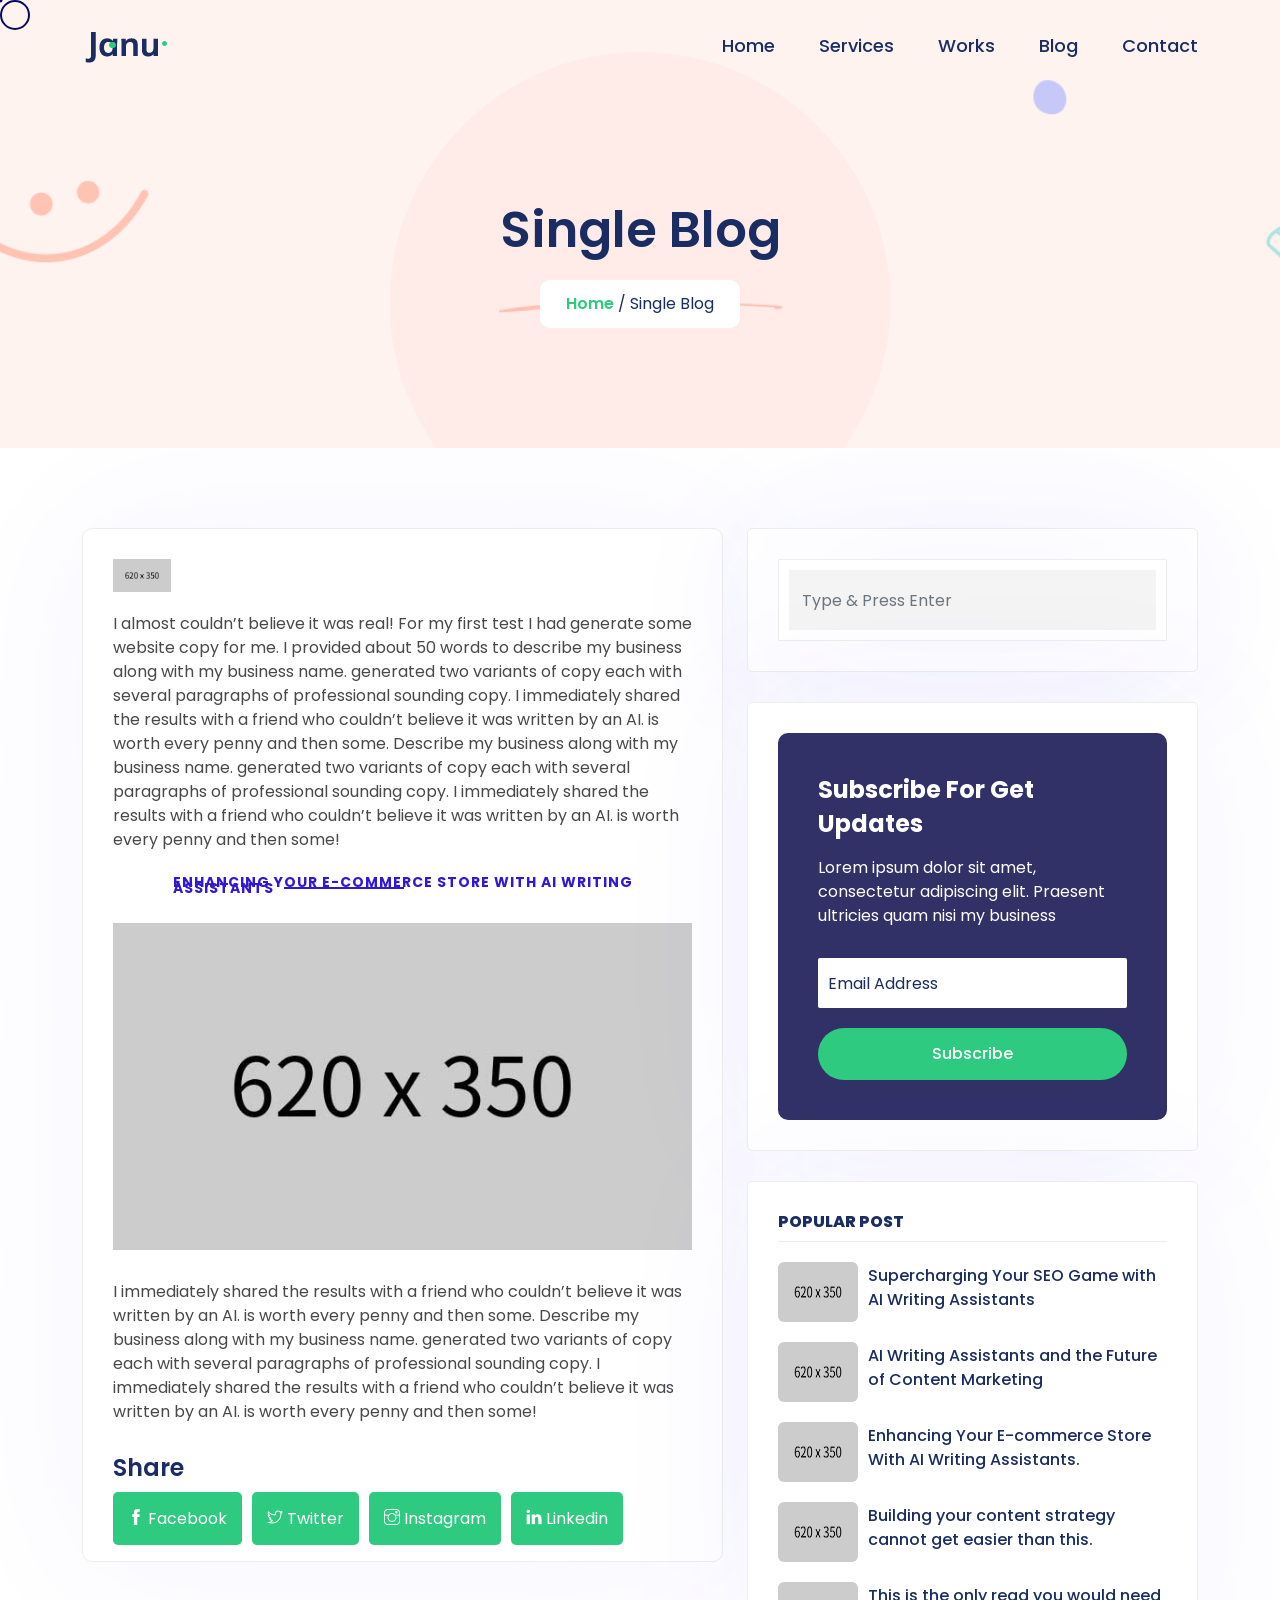
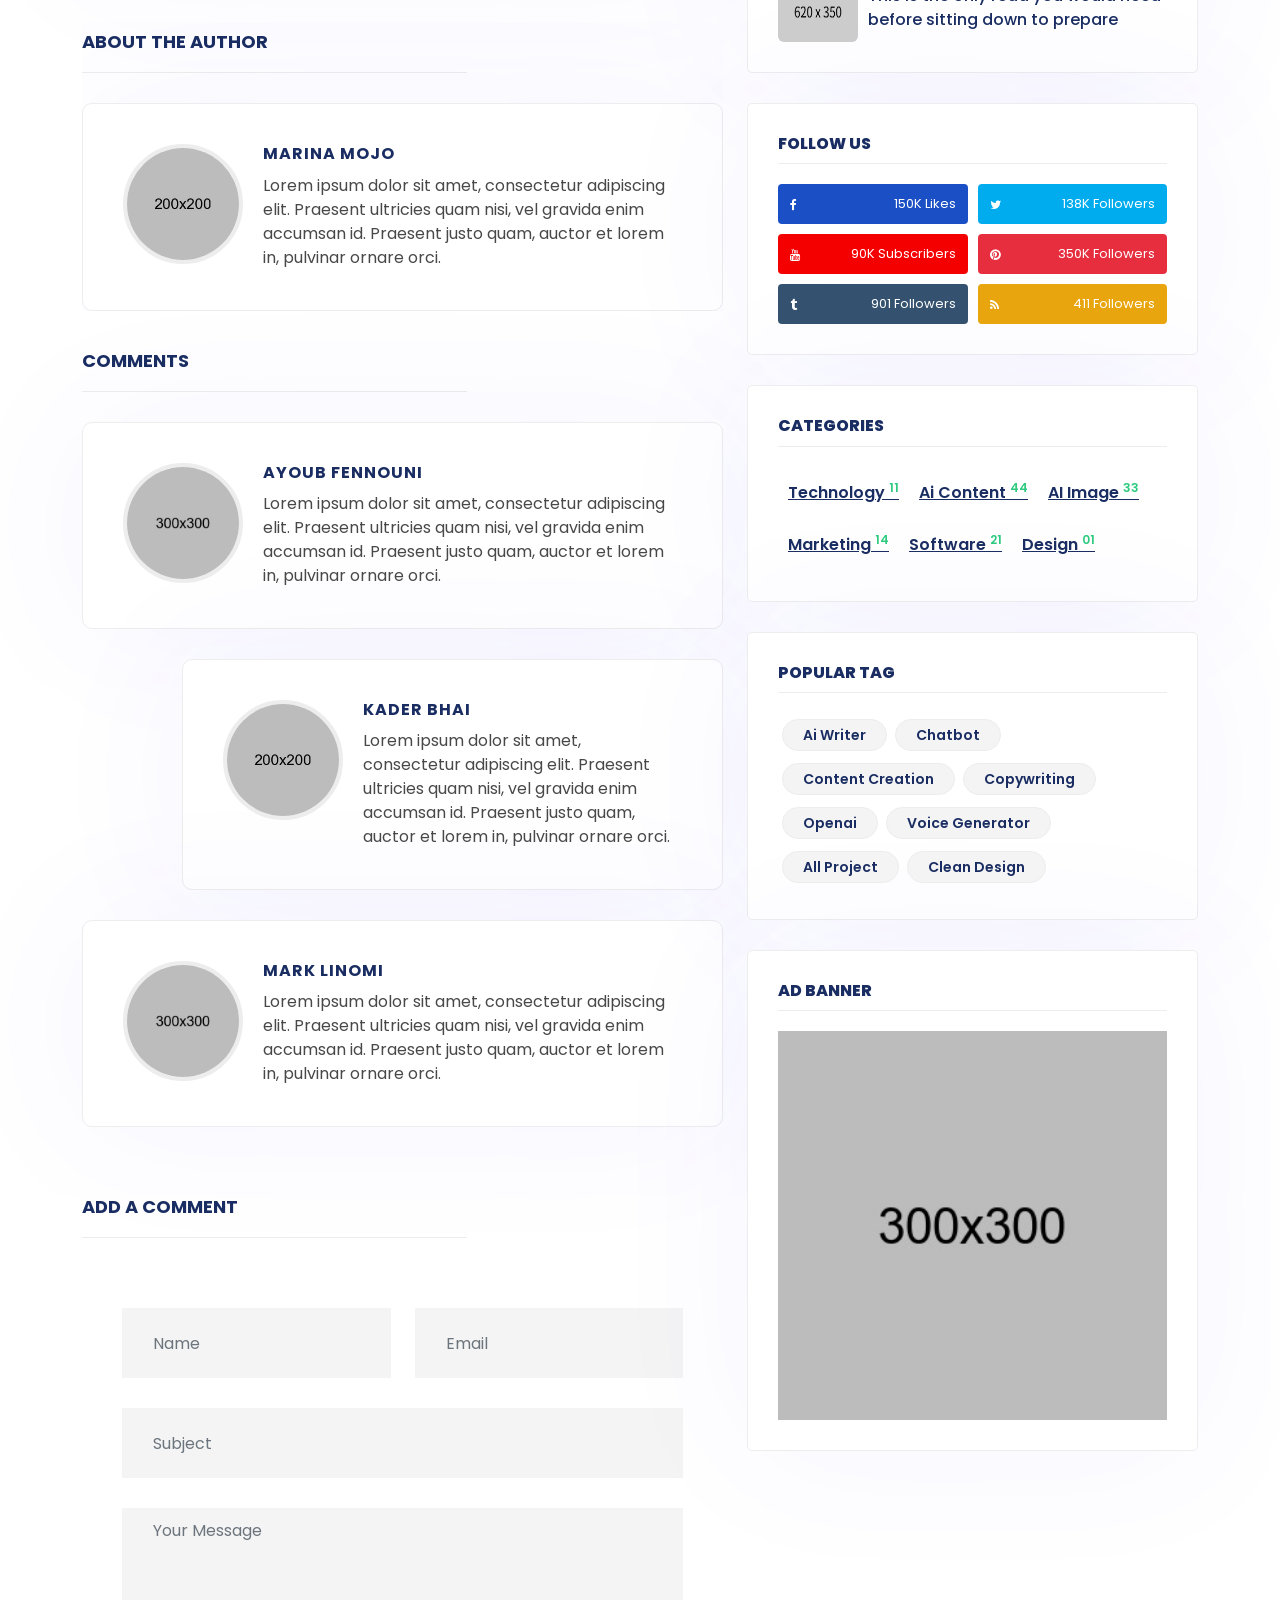
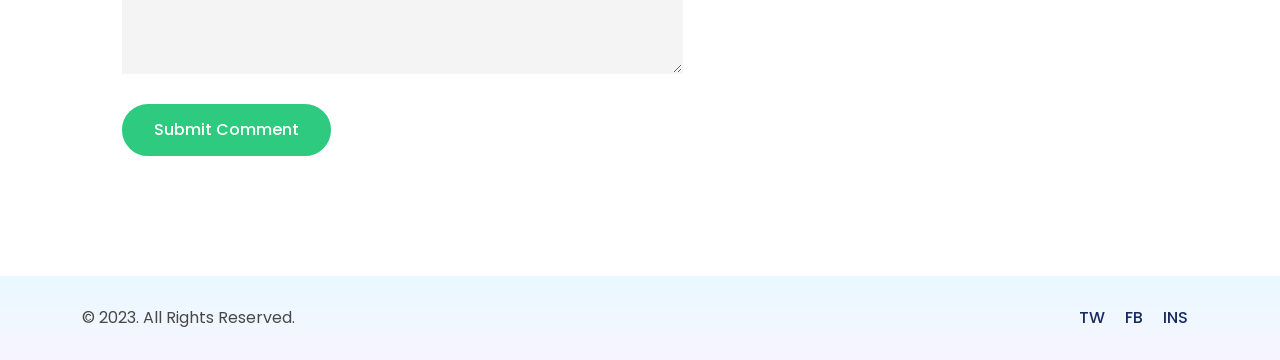
<file: enuke.html>
<!DOCTYPE html>
<html lang="en">
	<head>
		<!-- Meta -->
		<meta charset="utf-8">
		<meta http-equiv="X-UA-Compatible" content="IE=edge">
		<meta name="viewport" content="width=device-width, initial-scale=1"> 
		<!-- The above 3 meta tags *must* come first in the head; any other head content must come *after* these tags -->
		<meta name="description" content="Janu - Personal Portfolio Template">
		<meta name="keywords" content="theme_ocean,personal, portfolio new, html, one page, bootstrap, new html template, design, creative, onepage, clean, modern">
		<meta name="author" content="theme_ocean">
		<!-- SITE TITLE -->
		<title>Janu - Personal Portfolio Template</title>			
		<!-- Latest Bootstrap min CSS -->
		<link rel="stylesheet" href="assets/bootstrap/css/bootstrap.min.css">
		<!-- Google Font -->
		<link href="https://fonts.googleapis.com/css2?family=Poppins:wght@300;400;500;600;700;800&display=swap" rel="stylesheet">  
		<!-- Font Awesome CSS -->
		<link rel="stylesheet" href="assets/fonts/font-awesome.min.css">
		<link rel="stylesheet" href="assets/fonts/themify-icons.css">
		<!--- owl carousel Css-->
		<link rel="stylesheet" href="assets/owlcarousel/css/owl.carousel.css">
		<link rel="stylesheet" href="assets/owlcarousel/css/owl.theme.css">	
		<!-- MAGNIFIC CSS -->
		<link rel="stylesheet" href="assets/css/magnific-popup.css">				
		<!--slicknav Css-->
        <link rel="stylesheet" href="assets/css/slicknav.css">			
		<!-- animate CSS -->
		<link rel="stylesheet" href="assets/css/animate.css">		
		<!-- Style CSS -->
		<link rel="stylesheet" href="assets/css/magic-mouse.css" />								
		<link rel="stylesheet" href="assets/css/style.css" />				
		<!-- HTML5 shim and Respond.js IE8 support of HTML5 elements and media queries -->
		<!-- WARNING: Respond.js doesn't work if you view the page via file:// -->
		<!--[if lt IE 9]>
		  <script src="https://oss.maxcdn.com/html5shiv/3.7.2/html5shiv.min.js"></script>
		  <script src="https://oss.maxcdn.com/respond/1.4.2/respond.min.js"></script>
		<![endif]-->
</head>
<body>

	<!-- START PRELOADER -->
	<div class="preloader">
		<div class="spinner">
			<div class="double-bounce1"></div>
			<div class="double-bounce2"></div>
		</div>
	</div>
	<!-- END PRELOADER -->
	
	<!-- START NAVBAR -->  
	<div id="navigation" class="fixed-top navbar-light bg-faded site-navigation">
		<div class="container">
			<div class="row">
				<div class="col-lg-2 col-md-3 col-sm-4">
					<div class="site-logo">
						<a href="index.html"><img src="assets/img/logo.png" alt=""></a>          				        				
					</div>
				</div><!--- END Col -->
				
				<div class="col-lg-10 col-md-9 col-sm-8">
					<div class="header_right ">
						<nav id="main-menu" class="ml-auto">
							<ul>
							   <li><a class="nav-link" href="index.html#home">Home</a></li>
								<li><a class="nav-link" href="index.html#service">Services</a></li>
								<li><a class="nav-link" href="index.html#portfolio">Works</a></li>
								<li><a class="nav-link" href="index.html#blog">Blog</a></li>
							    <li><a class="nav-link" href="index.html#contact">Contact</a></li>
							</ul>
						</nav>
						<div id="mobile_menu"></div>
					</div>
				</div><!--- END Col -->			
			</div><!--- END ROW -->
		</div><!--- END CONTAINER -->
	</div> 	  
	<!-- END NAVBAR -->	
							
	<!-- START SECTION TOP -->
	<section class="section-top">
		<div class="container">
			<div class="col-lg-10 offset-lg-1 text-center">
				<div class="section-top-title wow fadeInRight" data-wow-duration="1s" data-wow-delay="0.3s" data-wow-offset="0">
					<h1>Single Blog</h1>
					<ul>
						<li><a href="index.html">Home</a></li>
						<li> / Single Blog</li>
					</ul>
				</div><!-- //.HERO-TEXT -->
			</div><!--- END COL -->
		</div><!--- END CONTAINER -->
	</section>	
	<!-- END SECTION TOP -->
		
	<!-- START BLOG -->
	<section class="blog-page section-padding">
		<div class="container">	
			<div class="row">
				<div class="col-lg-7 col-sm-12 col-xs-12">
					<div class="arti_single">
						<div class="arti_img_two">
							<img src="assets/img/blog/3.jpg" class="img-fluid" alt="Blog image" />
						</div>
						<div class="arti_content ">
							<p>I almost couldn’t believe it was real! For my first test I had generate some website copy for me. I provided about 50 words to describe my business along with my business name. generated two variants of copy each with several paragraphs of professional sounding copy. I immediately shared the results with a friend who couldn’t believe it was written by an AI. is worth every penny and then some. Describe my business along with my business name. generated two variants of copy each with several paragraphs of professional sounding copy. I immediately shared the results with a friend who couldn’t believe it was written by an AI. is worth every penny and then some!</p>
						</div>
						<div class="arti_sp">
							<h2>Enhancing Your E-commerce Store With AI Writing Assistants</h2>
							<img src="assets/img/blog/1.jpg" class="img-fluid" alt="Blog image" />
							<p>I immediately shared the results with a friend who couldn’t believe it was written by an AI. is worth every penny and then some. Describe my business along with my business name. generated two variants of copy each with several paragraphs of professional sounding copy. I immediately shared the results with a friend who couldn’t believe it was written by an AI. is worth every penny and then some!</p>
						</div>
						<div class="share_sp">
							<h4>Share</h4>
							<ul>
								<li><a href="#"><span class="ti-facebook"></span> Facebook</a></li>
								<li><a href="#"><span class="ti-twitter"></span> Twitter</a></li>
								<li><a href="#"><span class="ti-instagram"></span> Instagram</a></li>
								<li><a href="#"><span class="ti-linkedin"></span> Linkedin</a></li>
							</ul>
						</div>
					</div><!-- END ARTI SINGLE  -->	
					<div class="author_part">
						<h3 class="blog_head_title">About the author</h3>
						<div class="single_author">
							<img src="assets/img/blog/author.jpg" alt="" />
							<h4>Marina Mojo</h4>
							 <p>Lorem ipsum dolor sit amet, consectetur adipiscing elit. Praesent ultricies quam nisi, vel gravida enim accumsan id. Praesent justo quam, auctor et lorem in, pulvinar ornare orci.</p> 
						</div>
					</div><!--- END AUTHOR PART -->
					<div class="comments_part">
						<h3 class="blog_head_title">Comments</h3>
						<div class="single_comment">
							<img src="assets/img/blog/c1.jpg" alt="" />
							<h4>Ayoub Fennouni</h4>
							<p>Lorem ipsum dolor sit amet, consectetur adipiscing elit. Praesent ultricies quam nisi, vel gravida enim accumsan id. Praesent justo quam, auctor et lorem in, pulvinar ornare orci.</p>
						</div><!--- END SINGLE COMMENT -->
						<div class="single_comment sc_left">
							<img src="assets/img/blog/c3.jpg" alt="" />
							<h4>Kader Bhai</h4>
							<p>Lorem ipsum dolor sit amet, consectetur adipiscing elit. Praesent ultricies quam nisi, vel gravida enim accumsan id. Praesent justo quam, auctor et lorem in, pulvinar ornare orci.</p>
						</div><!--- END SINGLE COMMENT -->
						<div class="single_comment single_comment_mbnone">
							<img src="assets/img/blog/c2.jpg" alt="" />
							<h4>Mark Linomi</h4>
							<p>Lorem ipsum dolor sit amet, consectetur adipiscing elit. Praesent ultricies quam nisi, vel gravida enim accumsan id. Praesent justo quam, auctor et lorem in, pulvinar ornare orci.</p>
						</div><!--- END SINGLE COMMENT -->
					</div><!--- END COMMENTS PART -->	
					<div class="comment_form">
						<h3 class="blog_head_title">Add a Comment</h3>
						<div class="contact comment-box">
							<form id="contact-form" method="post" enctype="multipart/form-data">
								<div class="row">
									<div class="form-group col-md-6">
										<input type="text" name="name" class="form-control" id="first-name" placeholder="Name" required="required">
									</div>
									<div class="form-group col-md-6">
										<input type="email" name="email" class="form-control" id="first-email" placeholder="Email" required="required">
									</div>
									<div class="form-group col-md-12">
										<input type="text" name="subject" class="form-control" id="subject" placeholder="Subject" required="required">
									</div>
									<div class="form-group col-md-12">
										<textarea rows="6" name="message" class="form-control" id="description" placeholder="Your Message" required="required"></textarea>
									</div>
									<div class="col-md-12">
										<div class="actions">
											<button type="submit" value="Send message" name="submit" id="submitButton" class="btn home_btn" title="Submit Your Message!">Submit Comment</button>
										</div>
									</div>
								</div>
							</form>
						</div>
					</div><!--- END COMMENT FORM -->						
				</div><!-- END COL-->		
				<div class="col-lg-5 col-sm-12 col-xs-12">
					<div class="sidebar-post">
						<div class="blog_search">
							<input type="text" class="form-control" placeholder="Type & Press Enter">
						</div>				
					</div><!-- END SINGLE POST -->
					<div class="sidebar-post">
						<div class="newsletter-form">
							<h4>Subscribe for get updates</h4>
							<p>Lorem ipsum dolor sit amet, consectetur adipiscing elit. Praesent ultricies quam nisi my business</p>
							<form action="#" class="subscribe">
								<input type="text" class="subscribe__input" placeholder="Email Address">
								<button type="button" class="sub_btn">Subscribe</button>
							</form>
						</div>						
					</div><!-- END SINGLE POST -->
					<div class="sidebar-post">
						<div class="sidebar_title"><h4>Popular post</h4></div>
						<div class="single_popular">
							<a href="single_blog.html"><img src="assets/img/blog/1.jpg" alt="" /></a>
							<h5><a href="single_blog.html">Supercharging Your SEO Game with AI Writing Assistants</a></h5>
						</div><!-- END SINGLE POPULAR POST -->
						<div class="single_popular">
							<a href="single_blog.html"><img src="assets/img/blog/2.jpg" alt="" /></a>
							<h5><a href="single_blog.html">AI Writing Assistants and the Future of Content Marketing</a></h5>
						</div><!-- END SINGLE POPULAR POST -->
						<div class="single_popular">
							<a href="single_blog.html"><img src="assets/img/blog/3.jpg" alt="" /></a>
							<h5><a href="single_blog.html">Enhancing Your E-commerce Store With AI Writing Assistants.</a></h5>
						</div><!-- END SINGLE POPULAR POST -->
						<div class="single_popular">
							<a href="single_blog.html"><img src="assets/img/blog/4.jpg" alt="" /></a>
							<h5><a href="single_blog.html">Building your content strategy cannot get easier than this.</a></h5>
						</div><!-- END SINGLE POPULAR POST -->
						<div class="single_popular">
							<a href="single_blog.html"><img src="assets/img/blog/5.jpg" alt="" /></a>
							<h5><a href="single_blog.html">This is the only read you would need before sitting down to prepare</a></h5>
						</div><!-- END SINGLE POPULAR POST -->	
					</div><!-- END SIDEBAR POST -->					
					<div class="sidebar-post">
						<div class="sidebar_title"><h4>Follow us</h4></div>
						<div class="single_social">
							<ul>
								<li><div class="social_item b_facebook"><a href="#" title="facebook"><i class="fa fa-facebook"></i><span class="item-list">150K Likes</span></a></div></li>
								
								<li><div class="social_item b_twitter"><a href="#" title="twitter"><i class="fa fa-twitter"></i><span class="item-list">138K Followers</span></a></div></li>
								
								<li><div class="social_item b_youtube"><a href="#" title="youtube"><i class="fa fa-youtube"></i><span class="item-list">90K Subscribers</span></a></div></li>
								
								<li><div class="social_item b_pinterest"><a href="#" title="pinterest"><i class="fa fa-pinterest"></i><span class="item-list">350K Followers</span></a></div></li>
								
								<li><div class="social_item b_tumblr"><a href="#" title="rss"><i class="fa fa-tumblr"></i><span class="item-list">901 Followers</span></a></div></li>
								
								<li><div class="social_item b_rss"><a href="#" title="rss"><i class="fa fa-rss"></i><span class="item-list">411 Followers</span></a></div></li>
							</ul>
						</div><!-- END SOCIAL MEDIA POST -->
					</div><!-- END SIDEBAR POST -->							
					<div class="sidebar-post">
						<div class="sidebar_title"><h4>CATEGORIES</h4></div>
						<div class="single_category">
							<ul>
								<li><a href="#">Technology <sup>11</sup></a></li>
								<li><a href="#">Ai Content <sup>44</sup></a></li>
								<li><a href="#">AI Image <sup>33</sup></a></li>
								<li><a href="#">Marketing <sup>14</sup></a></li>
								<li><a href="#">Software <sup>21</sup></a></li>
								<li><a href="#">Design <sup>01</sup></a></li>
							</ul>
						</div><!-- END SOCIAL MEDIA POST -->
					</div><!-- END SIDEBAR POST -->
					<div class="sidebar-post">
						<div class="tag">
							<div class="sidebar_title"><h4>Popular Tag</h4></div>
							<a href="#">ai writer</a>
							<a href="#">chatbot</a>
							<a href="#">content creation</a>
							<a href="#">copywriting</a>
							<a href="#">openai</a>
							<a href="#">voice generator </a>
							<a href="#">All project</a>
							<a href="#">Clean Design</a>
						</div>					
					</div>					
					<div class="sidebar-post">
						<div class="sidebar_title"><h4>Ad Banner</h4></div>
						<div class="sidebar-banner">
							<a href="#"><img src="assets/img/blog/banner.jpg" class="img-fluid" alt="" /></a>
						</div><!-- END SOCIAL MEDIA POST -->
					</div><!-- END SIDEBAR POST -->		
				</div><!--- END COL -->					
			</div><!-- END ROW-->
		</div><!-- END CONTAINER-->
	</section>
	<!-- END BLOG -->		

	<!-- START FOOTER -->
	<div class="footer">
		<div class="container">				
			<div class="row">
				<div class="col-lg-6 col-sm-6 col-xs-12">
					<div class="footer_copyright">
						<p>&copy; 2023. All Rights Reserved.</p>
					</div>
				</div>
				<div class="col-lg-6 col-sm-6 col-xs-12">
					<div class="footer_menu">
						<ul>
							<li><a href="#">TW</a></li>
							<li><a href="#">FB</a></li>
							<li><a href="#">INS</a></li>
						</ul>
					</div>
				</div><!-- END COL -->
			</div><!-- END ROW -->				
		</div><!--- END CONTAINER -->
	</div>
	<!-- END FOOTER -->		
		
	<!-- Latest jQuery -->
		<script src="assets/js/jquery-1.12.4.min.js"></script>
	<!-- Latest compiled and minified Bootstrap -->
		<script src="assets/bootstrap/js/bootstrap.min.js"></script>			
	<!-- owl-carousel min js  -->
		<script src="assets/owlcarousel/js/owl.carousel.min.js"></script>
	<!-- jquery nav -->
		<script src="assets/js/jquery.nav.js"></script>			
	<!-- jquery.smooth-scroll -->
		<script src="assets/js/smooth-scroll.js"></script>			
	<!-- imagesloaded JS -->
		<script src="assets/js/imagesloaded.pkgd.js"></script>		
	<!-- jquery isotope js -->
		<script src="assets/js/isotope.pkgd.min.js"></script>	
	<!-- magnific-popup js -->               
		<script src="assets/js/jquery.magnific-popup.min.js"></script>			
	<!-- jquery appear js -->
		<script src="assets/js/jquery.appear.js"></script>	
	<!-- jquery.slicknav -->
		<script src="assets/js/jquery.slicknav.js"></script>					
	<!-- WOW - Reveal Animations When You Scroll -->
		<script src="assets/js/wow.min.js"></script>	
	<!-- scrolltopcontrol js -->																				
		<script src="assets/js/scrolltopcontrol.js"></script>			
	<!-- scripts js -->	
		<script src="assets/js/magic_mouse.js"></script>
		<script src="assets/js/scripts.js"></script>
		<script type="text/javascript">
			options = {
			  "cursorOuter": "circle-basic",
			  "hoverEffect": "circle-move",
			  "hoverItemMove": false,
			  "defaultCursor": false,
			  "outerWidth": 30,
			  "outerHeight": 30
			}
			magicMouse(options);
		</script>	
		<script type="text/javascript">
				
		</script>		
</body>
</html>
</file>
<file: assets/fonts/themify-icons.css>
@font-face {
	font-family: 'themify';
	src:url('../fonts/themify.eot?-fvbane');
	src:url('../fonts/themify.eot?#iefix-fvbane') format('embedded-opentype'),
		url('../fonts/themify.woff?-fvbane') format('woff'),
		url('../fonts/themify.ttf?-fvbane') format('truetype'),
		url('../fonts/themify.svg?-fvbane#themify') format('svg');
	font-weight: normal;
	font-style: normal;
}

[class^="ti-"], [class*=" ti-"] {
	font-family: 'themify';
	speak: none;
	font-style: normal;
	font-weight: normal;
	font-variant: normal;
	text-transform: none;
	line-height: 1;

	/* Better Font Rendering =========== */
	-webkit-font-smoothing: antialiased;
	-moz-osx-font-smoothing: grayscale;
}

.ti-wand:before {
	content: "\e600";
}
.ti-volume:before {
	content: "\e601";
}
.ti-user:before {
	content: "\e602";
}
.ti-unlock:before {
	content: "\e603";
}
.ti-unlink:before {
	content: "\e604";
}
.ti-trash:before {
	content: "\e605";
}
.ti-thought:before {
	content: "\e606";
}
.ti-target:before {
	content: "\e607";
}
.ti-tag:before {
	content: "\e608";
}
.ti-tablet:before {
	content: "\e609";
}
.ti-star:before {
	content: "\e60a";
}
.ti-spray:before {
	content: "\e60b";
}
.ti-signal:before {
	content: "\e60c";
}
.ti-shopping-cart:before {
	content: "\e60d";
}
.ti-shopping-cart-full:before {
	content: "\e60e";
}
.ti-settings:before {
	content: "\e60f";
}
.ti-search:before {
	content: "\e610";
}
.ti-zoom-in:before {
	content: "\e611";
}
.ti-zoom-out:before {
	content: "\e612";
}
.ti-cut:before {
	content: "\e613";
}
.ti-ruler:before {
	content: "\e614";
}
.ti-ruler-pencil:before {
	content: "\e615";
}
.ti-ruler-alt:before {
	content: "\e616";
}
.ti-bookmark:before {
	content: "\e617";
}
.ti-bookmark-alt:before {
	content: "\e618";
}
.ti-reload:before {
	content: "\e619";
}
.ti-plus:before {
	content: "\e61a";
}
.ti-pin:before {
	content: "\e61b";
}
.ti-pencil:before {
	content: "\e61c";
}
.ti-pencil-alt:before {
	content: "\e61d";
}
.ti-paint-roller:before {
	content: "\e61e";
}
.ti-paint-bucket:before {
	content: "\e61f";
}
.ti-na:before {
	content: "\e620";
}
.ti-mobile:before {
	content: "\e621";
}
.ti-minus:before {
	content: "\e622";
}
.ti-medall:before {
	content: "\e623";
}
.ti-medall-alt:before {
	content: "\e624";
}
.ti-marker:before {
	content: "\e625";
}
.ti-marker-alt:before {
	content: "\e626";
}
.ti-arrow-up:before {
	content: "\e627";
}
.ti-arrow-right:before {
	content: "\e628";
}
.ti-arrow-left:before {
	content: "\e629";
}
.ti-arrow-down:before {
	content: "\e62a";
}
.ti-lock:before {
	content: "\e62b";
}
.ti-location-arrow:before {
	content: "\e62c";
}
.ti-link:before {
	content: "\e62d";
}
.ti-layout:before {
	content: "\e62e";
}
.ti-layers:before {
	content: "\e62f";
}
.ti-layers-alt:before {
	content: "\e630";
}
.ti-key:before {
	content: "\e631";
}
.ti-import:before {
	content: "\e632";
}
.ti-image:before {
	content: "\e633";
}
.ti-heart:before {
	content: "\e634";
}
.ti-heart-broken:before {
	content: "\e635";
}
.ti-hand-stop:before {
	content: "\e636";
}
.ti-hand-open:before {
	content: "\e637";
}
.ti-hand-drag:before {
	content: "\e638";
}
.ti-folder:before {
	content: "\e639";
}
.ti-flag:before {
	content: "\e63a";
}
.ti-flag-alt:before {
	content: "\e63b";
}
.ti-flag-alt-2:before {
	content: "\e63c";
}
.ti-eye:before {
	content: "\e63d";
}
.ti-export:before {
	content: "\e63e";
}
.ti-exchange-vertical:before {
	content: "\e63f";
}
.ti-desktop:before {
	content: "\e640";
}
.ti-cup:before {
	content: "\e641";
}
.ti-crown:before {
	content: "\e642";
}
.ti-comments:before {
	content: "\e643";
}
.ti-comment:before {
	content: "\e644";
}
.ti-comment-alt:before {
	content: "\e645";
}
.ti-close:before {
	content: "\e646";
}
.ti-clip:before {
	content: "\e647";
}
.ti-angle-up:before {
	content: "\e648";
}
.ti-angle-right:before {
	content: "\e649";
}
.ti-angle-left:before {
	content: "\e64a";
}
.ti-angle-down:before {
	content: "\e64b";
}
.ti-check:before {
	content: "\e64c";
}
.ti-check-box:before {
	content: "\e64d";
}
.ti-camera:before {
	content: "\e64e";
}
.ti-announcement:before {
	content: "\e64f";
}
.ti-brush:before {
	content: "\e650";
}
.ti-briefcase:before {
	content: "\e651";
}
.ti-bolt:before {
	content: "\e652";
}
.ti-bolt-alt:before {
	content: "\e653";
}
.ti-blackboard:before {
	content: "\e654";
}
.ti-bag:before {
	content: "\e655";
}
.ti-move:before {
	content: "\e656";
}
.ti-arrows-vertical:before {
	content: "\e657";
}
.ti-arrows-horizontal:before {
	content: "\e658";
}
.ti-fullscreen:before {
	content: "\e659";
}
.ti-arrow-top-right:before {
	content: "\e65a";
}
.ti-arrow-top-left:before {
	content: "\e65b";
}
.ti-arrow-circle-up:before {
	content: "\e65c";
}
.ti-arrow-circle-right:before {
	content: "\e65d";
}
.ti-arrow-circle-left:before {
	content: "\e65e";
}
.ti-arrow-circle-down:before {
	content: "\e65f";
}
.ti-angle-double-up:before {
	content: "\e660";
}
.ti-angle-double-right:before {
	content: "\e661";
}
.ti-angle-double-left:before {
	content: "\e662";
}
.ti-angle-double-down:before {
	content: "\e663";
}
.ti-zip:before {
	content: "\e664";
}
.ti-world:before {
	content: "\e665";
}
.ti-wheelchair:before {
	content: "\e666";
}
.ti-view-list:before {
	content: "\e667";
}
.ti-view-list-alt:before {
	content: "\e668";
}
.ti-view-grid:before {
	content: "\e669";
}
.ti-uppercase:before {
	content: "\e66a";
}
.ti-upload:before {
	content: "\e66b";
}
.ti-underline:before {
	content: "\e66c";
}
.ti-truck:before {
	content: "\e66d";
}
.ti-timer:before {
	content: "\e66e";
}
.ti-ticket:before {
	content: "\e66f";
}
.ti-thumb-up:before {
	content: "\e670";
}
.ti-thumb-down:before {
	content: "\e671";
}
.ti-text:before {
	content: "\e672";
}
.ti-stats-up:before {
	content: "\e673";
}
.ti-stats-down:before {
	content: "\e674";
}
.ti-split-v:before {
	content: "\e675";
}
.ti-split-h:before {
	content: "\e676";
}
.ti-smallcap:before {
	content: "\e677";
}
.ti-shine:before {
	content: "\e678";
}
.ti-shift-right:before {
	content: "\e679";
}
.ti-shift-left:before {
	content: "\e67a";
}
.ti-shield:before {
	content: "\e67b";
}
.ti-notepad:before {
	content: "\e67c";
}
.ti-server:before {
	content: "\e67d";
}
.ti-quote-right:before {
	content: "\e67e";
}
.ti-quote-left:before {
	content: "\e67f";
}
.ti-pulse:before {
	content: "\e680";
}
.ti-printer:before {
	content: "\e681";
}
.ti-power-off:before {
	content: "\e682";
}
.ti-plug:before {
	content: "\e683";
}
.ti-pie-chart:before {
	content: "\e684";
}
.ti-paragraph:before {
	content: "\e685";
}
.ti-panel:before {
	content: "\e686";
}
.ti-package:before {
	content: "\e687";
}
.ti-music:before {
	content: "\e688";
}
.ti-music-alt:before {
	content: "\e689";
}
.ti-mouse:before {
	content: "\e68a";
}
.ti-mouse-alt:before {
	content: "\e68b";
}
.ti-money:before {
	content: "\e68c";
}
.ti-microphone:before {
	content: "\e68d";
}
.ti-menu:before {
	content: "\e68e";
}
.ti-menu-alt:before {
	content: "\e68f";
}
.ti-map:before {
	content: "\e690";
}
.ti-map-alt:before {
	content: "\e691";
}
.ti-loop:before {
	content: "\e692";
}
.ti-location-pin:before {
	content: "\e693";
}
.ti-list:before {
	content: "\e694";
}
.ti-light-bulb:before {
	content: "\e695";
}
.ti-Italic:before {
	content: "\e696";
}
.ti-info:before {
	content: "\e697";
}
.ti-infinite:before {
	content: "\e698";
}
.ti-id-badge:before {
	content: "\e699";
}
.ti-hummer:before {
	content: "\e69a";
}
.ti-home:before {
	content: "\e69b";
}
.ti-help:before {
	content: "\e69c";
}
.ti-headphone:before {
	content: "\e69d";
}
.ti-harddrives:before {
	content: "\e69e";
}
.ti-harddrive:before {
	content: "\e69f";
}
.ti-gift:before {
	content: "\e6a0";
}
.ti-game:before {
	content: "\e6a1";
}
.ti-filter:before {
	content: "\e6a2";
}
.ti-files:before {
	content: "\e6a3";
}
.ti-file:before {
	content: "\e6a4";
}
.ti-eraser:before {
	content: "\e6a5";
}
.ti-envelope:before {
	content: "\e6a6";
}
.ti-download:before {
	content: "\e6a7";
}
.ti-direction:before {
	content: "\e6a8";
}
.ti-direction-alt:before {
	content: "\e6a9";
}
.ti-dashboard:before {
	content: "\e6aa";
}
.ti-control-stop:before {
	content: "\e6ab";
}
.ti-control-shuffle:before {
	content: "\e6ac";
}
.ti-control-play:before {
	content: "\e6ad";
}
.ti-control-pause:before {
	content: "\e6ae";
}
.ti-control-forward:before {
	content: "\e6af";
}
.ti-control-backward:before {
	content: "\e6b0";
}
.ti-cloud:before {
	content: "\e6b1";
}
.ti-cloud-up:before {
	content: "\e6b2";
}
.ti-cloud-down:before {
	content: "\e6b3";
}
.ti-clipboard:before {
	content: "\e6b4";
}
.ti-car:before {
	content: "\e6b5";
}
.ti-calendar:before {
	content: "\e6b6";
}
.ti-book:before {
	content: "\e6b7";
}
.ti-bell:before {
	content: "\e6b8";
}
.ti-basketball:before {
	content: "\e6b9";
}
.ti-bar-chart:before {
	content: "\e6ba";
}
.ti-bar-chart-alt:before {
	content: "\e6bb";
}
.ti-back-right:before {
	content: "\e6bc";
}
.ti-back-left:before {
	content: "\e6bd";
}
.ti-arrows-corner:before {
	content: "\e6be";
}
.ti-archive:before {
	content: "\e6bf";
}
.ti-anchor:before {
	content: "\e6c0";
}
.ti-align-right:before {
	content: "\e6c1";
}
.ti-align-left:before {
	content: "\e6c2";
}
.ti-align-justify:before {
	content: "\e6c3";
}
.ti-align-center:before {
	content: "\e6c4";
}
.ti-alert:before {
	content: "\e6c5";
}
.ti-alarm-clock:before {
	content: "\e6c6";
}
.ti-agenda:before {
	content: "\e6c7";
}
.ti-write:before {
	content: "\e6c8";
}
.ti-window:before {
	content: "\e6c9";
}
.ti-widgetized:before {
	content: "\e6ca";
}
.ti-widget:before {
	content: "\e6cb";
}
.ti-widget-alt:before {
	content: "\e6cc";
}
.ti-wallet:before {
	content: "\e6cd";
}
.ti-video-clapper:before {
	content: "\e6ce";
}
.ti-video-camera:before {
	content: "\e6cf";
}
.ti-vector:before {
	content: "\e6d0";
}
.ti-themify-logo:before {
	content: "\e6d1";
}
.ti-themify-favicon:before {
	content: "\e6d2";
}
.ti-themify-favicon-alt:before {
	content: "\e6d3";
}
.ti-support:before {
	content: "\e6d4";
}
.ti-stamp:before {
	content: "\e6d5";
}
.ti-split-v-alt:before {
	content: "\e6d6";
}
.ti-slice:before {
	content: "\e6d7";
}
.ti-shortcode:before {
	content: "\e6d8";
}
.ti-shift-right-alt:before {
	content: "\e6d9";
}
.ti-shift-left-alt:before {
	content: "\e6da";
}
.ti-ruler-alt-2:before {
	content: "\e6db";
}
.ti-receipt:before {
	content: "\e6dc";
}
.ti-pin2:before {
	content: "\e6dd";
}
.ti-pin-alt:before {
	content: "\e6de";
}
.ti-pencil-alt2:before {
	content: "\e6df";
}
.ti-palette:before {
	content: "\e6e0";
}
.ti-more:before {
	content: "\e6e1";
}
.ti-more-alt:before {
	content: "\e6e2";
}
.ti-microphone-alt:before {
	content: "\e6e3";
}
.ti-magnet:before {
	content: "\e6e4";
}
.ti-line-double:before {
	content: "\e6e5";
}
.ti-line-dotted:before {
	content: "\e6e6";
}
.ti-line-dashed:before {
	content: "\e6e7";
}
.ti-layout-width-full:before {
	content: "\e6e8";
}
.ti-layout-width-default:before {
	content: "\e6e9";
}
.ti-layout-width-default-alt:before {
	content: "\e6ea";
}
.ti-layout-tab:before {
	content: "\e6eb";
}
.ti-layout-tab-window:before {
	content: "\e6ec";
}
.ti-layout-tab-v:before {
	content: "\e6ed";
}
.ti-layout-tab-min:before {
	content: "\e6ee";
}
.ti-layout-slider:before {
	content: "\e6ef";
}
.ti-layout-slider-alt:before {
	content: "\e6f0";
}
.ti-layout-sidebar-right:before {
	content: "\e6f1";
}
.ti-layout-sidebar-none:before {
	content: "\e6f2";
}
.ti-layout-sidebar-left:before {
	content: "\e6f3";
}
.ti-layout-placeholder:before {
	content: "\e6f4";
}
.ti-layout-menu:before {
	content: "\e6f5";
}
.ti-layout-menu-v:before {
	content: "\e6f6";
}
.ti-layout-menu-separated:before {
	content: "\e6f7";
}
.ti-layout-menu-full:before {
	content: "\e6f8";
}
.ti-layout-media-right-alt:before {
	content: "\e6f9";
}
.ti-layout-media-right:before {
	content: "\e6fa";
}
.ti-layout-media-overlay:before {
	content: "\e6fb";
}
.ti-layout-media-overlay-alt:before {
	content: "\e6fc";
}
.ti-layout-media-overlay-alt-2:before {
	content: "\e6fd";
}
.ti-layout-media-left-alt:before {
	content: "\e6fe";
}
.ti-layout-media-left:before {
	content: "\e6ff";
}
.ti-layout-media-center-alt:before {
	content: "\e700";
}
.ti-layout-media-center:before {
	content: "\e701";
}
.ti-layout-list-thumb:before {
	content: "\e702";
}
.ti-layout-list-thumb-alt:before {
	content: "\e703";
}
.ti-layout-list-post:before {
	content: "\e704";
}
.ti-layout-list-large-image:before {
	content: "\e705";
}
.ti-layout-line-solid:before {
	content: "\e706";
}
.ti-layout-grid4:before {
	content: "\e707";
}
.ti-layout-grid3:before {
	content: "\e708";
}
.ti-layout-grid2:before {
	content: "\e709";
}
.ti-layout-grid2-thumb:before {
	content: "\e70a";
}
.ti-layout-cta-right:before {
	content: "\e70b";
}
.ti-layout-cta-left:before {
	content: "\e70c";
}
.ti-layout-cta-center:before {
	content: "\e70d";
}
.ti-layout-cta-btn-right:before {
	content: "\e70e";
}
.ti-layout-cta-btn-left:before {
	content: "\e70f";
}
.ti-layout-column4:before {
	content: "\e710";
}
.ti-layout-column3:before {
	content: "\e711";
}
.ti-layout-column2:before {
	content: "\e712";
}
.ti-layout-accordion-separated:before {
	content: "\e713";
}
.ti-layout-accordion-merged:before {
	content: "\e714";
}
.ti-layout-accordion-list:before {
	content: "\e715";
}
.ti-ink-pen:before {
	content: "\e716";
}
.ti-info-alt:before {
	content: "\e717";
}
.ti-help-alt:before {
	content: "\e718";
}
.ti-headphone-alt:before {
	content: "\e719";
}
.ti-hand-point-up:before {
	content: "\e71a";
}
.ti-hand-point-right:before {
	content: "\e71b";
}
.ti-hand-point-left:before {
	content: "\e71c";
}
.ti-hand-point-down:before {
	content: "\e71d";
}
.ti-gallery:before {
	content: "\e71e";
}
.ti-face-smile:before {
	content: "\e71f";
}
.ti-face-sad:before {
	content: "\e720";
}
.ti-credit-card:before {
	content: "\e721";
}
.ti-control-skip-forward:before {
	content: "\e722";
}
.ti-control-skip-backward:before {
	content: "\e723";
}
.ti-control-record:before {
	content: "\e724";
}
.ti-control-eject:before {
	content: "\e725";
}
.ti-comments-smiley:before {
	content: "\e726";
}
.ti-brush-alt:before {
	content: "\e727";
}
.ti-youtube:before {
	content: "\e728";
}
.ti-vimeo:before {
	content: "\e729";
}
.ti-twitter:before {
	content: "\e72a";
}
.ti-time:before {
	content: "\e72b";
}
.ti-tumblr:before {
	content: "\e72c";
}
.ti-skype:before {
	content: "\e72d";
}
.ti-share:before {
	content: "\e72e";
}
.ti-share-alt:before {
	content: "\e72f";
}
.ti-rocket:before {
	content: "\e730";
}
.ti-pinterest:before {
	content: "\e731";
}
.ti-new-window:before {
	content: "\e732";
}
.ti-microsoft:before {
	content: "\e733";
}
.ti-list-ol:before {
	content: "\e734";
}
.ti-linkedin:before {
	content: "\e735";
}
.ti-layout-sidebar-2:before {
	content: "\e736";
}
.ti-layout-grid4-alt:before {
	content: "\e737";
}
.ti-layout-grid3-alt:before {
	content: "\e738";
}
.ti-layout-grid2-alt:before {
	content: "\e739";
}
.ti-layout-column4-alt:before {
	content: "\e73a";
}
.ti-layout-column3-alt:before {
	content: "\e73b";
}
.ti-layout-column2-alt:before {
	content: "\e73c";
}
.ti-instagram:before {
	content: "\e73d";
}
.ti-google:before {
	content: "\e73e";
}
.ti-github:before {
	content: "\e73f";
}
.ti-flickr:before {
	content: "\e740";
}
.ti-facebook:before {
	content: "\e741";
}
.ti-dropbox:before {
	content: "\e742";
}
.ti-dribbble:before {
	content: "\e743";
}
.ti-apple:before {
	content: "\e744";
}
.ti-android:before {
	content: "\e745";
}
.ti-save:before {
	content: "\e746";
}
.ti-save-alt:before {
	content: "\e747";
}
.ti-yahoo:before {
	content: "\e748";
}
.ti-wordpress:before {
	content: "\e749";
}
.ti-vimeo-alt:before {
	content: "\e74a";
}
.ti-twitter-alt:before {
	content: "\e74b";
}
.ti-tumblr-alt:before {
	content: "\e74c";
}
.ti-trello:before {
	content: "\e74d";
}
.ti-stack-overflow:before {
	content: "\e74e";
}
.ti-soundcloud:before {
	content: "\e74f";
}
.ti-sharethis:before {
	content: "\e750";
}
.ti-sharethis-alt:before {
	content: "\e751";
}
.ti-reddit:before {
	content: "\e752";
}
.ti-pinterest-alt:before {
	content: "\e753";
}
.ti-microsoft-alt:before {
	content: "\e754";
}
.ti-linux:before {
	content: "\e755";
}
.ti-jsfiddle:before {
	content: "\e756";
}
.ti-joomla:before {
	content: "\e757";
}
.ti-html5:before {
	content: "\e758";
}
.ti-flickr-alt:before {
	content: "\e759";
}
.ti-email:before {
	content: "\e75a";
}
.ti-drupal:before {
	content: "\e75b";
}
.ti-dropbox-alt:before {
	content: "\e75c";
}
.ti-css3:before {
	content: "\e75d";
}
.ti-rss:before {
	content: "\e75e";
}
.ti-rss-alt:before {
	content: "\e75f";
}
</file>
<file: assets/css/magic-mouse.css>
body #magicMouseCursor {
  position: fixed;
  width: 150px;
  height: 150px;
  border: 2px solid #050c61;
  background:none;
  border-radius: 50%;
  z-index: 9999;
  left: 0;
  top: 0;
  transition: transform 0.07s, width 0.3s, height 0.3s;
  pointer-events: none; }
  body #magicMouseCursor.cursor-square {
    border-radius: 0; }

body #magicPointer {
  height: 5px;
  width: 5px;
  top: 0;
  left: 0;
  position: fixed;
  background: #050c61;
  border-radius: 50%;
  pointer-events: none;
  transition: background 0.2s, width 0.2s, height 0.2s, box-shadow 0.2s; }
  body #magicPointer.is-hover {
    background: red; }
  body #magicPointer.pointer-blur {
    height: 70px;
    width: 70px;
    background: none;
    border: 2px solid #2eca7f; }
  body #magicPointer.pointer-overlay {
    height: 150px;
    width: 150px;
    mix-blend-mode: difference;
    box-shadow: 0px 0px 15px -5px white; }

body .magic-hover {
  transition: all 0.2s; }
  body .magic-hover:hover {
    cursor: none; }
</file>
<file: assets/css/style.css>
/*
Author       : themes_master
Template Name: Janu - Personal Portfolio Template
Version      : 1.0
*/

/*
* ----------------------------------------------------------------------------------------
* 01.GENERAL STYLE
* ----------------------------------------------------------------------------------------
*/
body {
color:#484848;
font-family: 'Poppins', sans-serif;
font-size: 16px;
font-weight: 400;
line-height: 24px;
background:#fff;
overflow-x:hidden;
}


html,
body { height: 100%;position:relative;  }
h1,
h2,
h3,
h4,
h5,
h6 {
  letter-spacing: 0px;
  margin: 0px;
  font-family: 'Poppins', sans-serif;
  color: #1a2d62;
  font-weight: 400;
}
a {
	 font-family: 'Poppins', sans-serif;
    text-decoration: none;
    -webkit-transition: all 0.2s;
    -o-transition: all 0.2s;
    transition: all 0.2s;
}
a:hover {
    color: #ac0d0d;
    text-decoration: none;
}
a:focus {
    outline: none;
    text-decoration: none;
}

p {
  margin-bottom: 0;
}
ul,
li {
    margin: 0;
    padding: 0;
	list-style:none;
}
fieldset {
    border: 0 none;
    margin: 0 auto;
    padding: 0;
}
b, strong {
	font-weight: 600;
}
span{font-family: 'Poppins', sans-serif;}
/*START PRELOADER DESIGN*/
.preloader {
	background:#fff;
    bottom: 0;
    left: 0;
    position: fixed;
    right: 0;
    top: 0;
    z-index: 99999;	
}
.spinner {
	width: 50px;
	height: 50px;
	position: absolute;
	top: 50%;
	left: 50%;
	margin: -25px 0 0 -25px;
	font-size: 10px;
	text-indent: -12345px;
	z-index: 10000;
}

.double-bounce1, .double-bounce2 {
  width: 100%;
  height: 100%;
  border-radius: 50%;
  background-color: #2eca7f;
  opacity: 0.6;
  -ms-filter:"progid:DXImageTransform.Microsoft.Alpha(Opacity=60)";
  position: absolute;
  top: 0;
  left: 0;
  
  -webkit-animation: sk-bounce 2.0s infinite ease-in-out;
  animation: sk-bounce 2.0s infinite ease-in-out;
}

.double-bounce2 {
  -webkit-animation-delay: -1.0s;
  animation-delay: -1.0s;
}

@-webkit-keyframes sk-bounce {
  0%, 100% { -webkit-transform: scale(0.0) }
  50% { -webkit-transform: scale(1.0) }
}

@keyframes sk-bounce {
  0%, 100% { 
    transform: scale(0.0);
    -webkit-transform: scale(0.0);
  } 50% { 
    transform: scale(1.0);
    -webkit-transform: scale(1.0);
  }
}
.no-padding { padding: 0 }

::placeholder {
	color: #1a2d62;
}

/*END PRELOADER DESIGN*/
.section-padding { padding: 80px 0 }
/*START SECTION TITLE DESIGN*/
.section-title {
  margin-bottom: 60px;
  position:relative;
}

.section-title h4, h2 {
  font-size: 14px;
  font-weight: 600;
  padding: 0;
  line-height: 1px;
  margin: 0 0 5px 0;
  letter-spacing: 1px;
  text-transform: uppercase;
  color: #3118d3;
}

.section-title h4::after, h2::after {
  content: "";
  width: 120px;
  height: 2px;
  display: inline-block;
  background: #3118d3;
  margin: 4px 10px;
}
.section-title h2,h3 {
	width: 60%;
	margin: 0;
	font-size: 32px;
	font-weight: 600;
	text-transform: capitalize;
	line-height: 40px;
}
.section-title h2 span{color: #2eca7f;}
h4.section-title-white{color:#2eca7f;}
h2.section-title-white{color:#fff;}
.section-title-two{margin-bottom:60px;}
.section-title-two h2 {
	font-weight: 600;
	font-size: 40px;
	text-align: center;
}
.section-title-two h2 span{color: #2eca7f;}
/*END SECTION TITLE DESIGN*/
/*START SCROLL TO TOP*/
.topcontrol {
background: #2eca7f none repeat scroll 0 0;
border-radius: 30px;
bottom: 5px;
-webkit-box-shadow: 0 1px 10px 0 rgba(0, 0, 0, 0.2);
        box-shadow: 0 1px 10px 0 rgba(0, 0, 0, 0.2);
color: #1a2d62;
cursor: pointer;
font-size: 22px;
height: 50px;
line-height: 47px;
opacity: 1;
-ms-filter: "progid:DXImageTransform.Microsoft.Alpha(Opacity=100)";
position: fixed;
right: 5px;
text-align: center;
-webkit-transition: all 0.2s ease 0s;
-o-transition: all 0.2s ease 0s;
transition: all 0.2s ease 0s;
width: 50px;
}
@media only screen and (max-width:768px) { 
.topcontrol {display:none;}
}
.topcontrol:hover {
    background: #fff;
    color: #1a2d62;
}
/*END SCROLL TO TOP*/

/*START BTN DESIGN*/
.btn_all {
	display: inline-block;
	vertical-align: middle;
	-webkit-transform: translateZ(0);
	transform: translateZ(0);
	box-shadow: 0 0 1px rgba(0, 0, 0, 0);
	-webkit-backface-visibility: hidden;
	backface-visibility: hidden;
	-moz-osx-font-smoothing: grayscale;
	position: relative;
	-webkit-transition-property: color;
	transition-property: color;
	-webkit-transition-duration: 0.3s;
	transition-duration: 0.3s;
	padding: 13px 38px;
	font-size: 16px;
	color: #1a2d62;
	background: #2eca7f;
	box-shadow: 0 10px 40px -10px rgba(0,64,128,.2);
	font-weight: 500;
}
.btn_all:before {
  content: "";
  position: absolute;
  z-index: -1;
  top: 0;
  left: 0;
  right: 0;
  bottom: 0;
  background: #f0c733;
  -webkit-transform: scaleY(0);
  transform: scaleY(0);
  -webkit-transform-origin: 50% 100%;
  transform-origin: 50% 100%;
  -webkit-transition-property: transform;
  transition-property: transform;
  -webkit-transition-duration: 0.3s;
  transition-duration: 0.3s;
  -webkit-transition-timing-function: ease-out;
  transition-timing-function: ease-out;
}
.btn_all:hover, .btn_all:focus, .btn_all:active {
  color: #fff;
}
.btn_all:hover:before, .btn_all:focus:before, .btn_all:active:before {
  -webkit-transform: scaleY(1);
  transform: scaleY(1);
}
/*END BTN DESIGN*/

/*START SOCIAL PROFILE CSS*/
.social_profile {
	position: fixed;
	top:30%;
	right:0;
}
@media only screen and (max-width:480px) { 
.social_profile {top:40%;}
}
.social_profile ul{
list-style: outside none none;
margin: 0;
padding: 0;
}
.social_profile ul li{display: inline;}
.social_profile ul li a {
	text-align: center;
	border: 0px;
	text-transform: uppercase;
	-webkit-transition: all 0.3s ease 0s;
	-o-transition: all 0.3s ease 0s;
	transition: all 0.3s ease 0s;
	margin-right: 10px;
	font-size: 16px;
	color: #fff;
	display: block;
	width: 40px;
	height: 40px;
	line-height: 40px;
	border-radius: 30px;
}
@media only screen and (max-width:880px) { 
.social_profile{display:none;}
}
.social_profile ul li a:hover{
color:#fff;
}
/*END SOCIAL PROFILE CSS*/
/*
* ----------------------------------------------------------------------------------------
* 01.END GENERAL STYLE
* ----------------------------------------------------------------------------------------
*/

/*
* ----------------------------------------------------------------------------------------
* 02.START BOOTSTRAP NAVIGATION OVERRIDES
* ----------------------------------------------------------------------------------------
*/
.site-logo img {
	width: 100px;
	height: auto;
	margin-top:5px;
}
.bg-faded {
	background-color: transparent;
	-webkit-transition:all 0.5s ease 0s;
	transition: all 0.5s ease 0s;
}
.navbar-fixed {
    z-index: 999;
    position: fixed;
    opacity: .98;
    -ms-filter:"progid:DXImageTransform.Microsoft.Alpha(Opacity=98)";
    width: 100%;
	padding:10px 0;
    top: 0;
    -webkit-animation: fadeInDown 800ms;
    animation: fadeInDown 800ms;
    -webkit-backface-visibility: hidden;
    border-radius: 0px;
    background: #fff;
	box-shadow: 0 0 40px rgba(0, 0, 0, 0.07);
}
#navigation {
	padding: 10px 0;
	/* border-bottom: 1px solid #1a2d62; */
	background-color: transparent;
}
#navigation.navbar-fixed {
	padding:10px 0;
	background:#fff;
	border-color: #fff;
}
.header_right {
	float: right;
	-ms-flex-preferred-size: auto;
	    flex-basis: auto;
}
#main-menu {

}
#main-menu ul{
	list-style-type: none;
	text-align: center;
}
#main-menu ul li{
	display: inline-block;
	margin-left:40px;
	position: relative;
}
#main-menu ul li a {
	color: #1a2d62;
	font-weight: 500;
	text-transform: capitalize;
	-webkit-transition:.5s;
	transition: .5s;
	font-size: 18px;
	padding: 24px 0 26px;
	display: block;
}
#main-menu ul li a span {
	font-weight: bold;
	font-size: 12px;
}
@media only screen and (max-width: 880px){
#main-menu ul li a span{display: none;}
}
#navigation.navbar-fixed #main-menu ul li a{
	color: #1a2d62;
	padding: 22px 0 22px;
}
#navigation.navbar-fixed #main-menu ul li a:hover,
#navigation.navbar-fixed #main-menu ul li a:focus,
#main-menu ul li a:hover,
#main-menu ul li a:focus{
	color: #1a2d62;
}
#main-menu ul li > a:hover,
#main-menu ul li > a:focus{

	color: #2eca7f;
}
#navigation #main-menu ul li a:hover,
#navigation #main-menu ul li a:focus,
#navigation.navbar-fixed #main-menu ul li a:hover,
#navigation.navbar-fixed #main-menu ul li a:focus{
}
#navigation.navbar-fixed #main-menu ul li a:hover,
#navigation.navbar-fixed #main-menu ul li a:focus{
	color: #2eca7f;
}

.slicknav_menu {
	font-size: 16px;
	box-sizing: border-box;
	background: #fff;
	padding: 0px;
}
.slicknav_nav_icon{
	color: #6138bd;
	font-size: 24px;
}
#mobile_menu{
	display: none;
}
/* Responsive Design */
@media only screen and (max-width:1024px) { 
#main-menu ul li {
	margin-left: 30px;
}
}
/*END 1024px*/
@media only screen and (max-width: 991px){	
#main-menu ul li {
	margin-left: 9px;
}
#main-menu ul li a {
	font-size: 15px;
}
#navigation {
	padding: 10px 0 20px;
	background: #fff;
}
}
/*END 991px*/
@media only screen and (max-width: 880px){
#main-menu{
display: none;
}
#mobile_menu{
display: block;
width: 100%;
}
.slicknav_nav{
background-color: #fff;
}
#navigation #mobile_menu li a {
	color: #1a2d62;
	font-weight: 500;
}
#navigation.navbar-fixed #mobile_menu li a{
color: #1a2d62;
}
.slicknav_nav a{
padding: 5px 0px;
-webkit-transition:.3s;
transition: .3s;
}
#navigation #mobile_menu li a:hover,
#navigation #mobile_menu li a:focus{
color: #1a2d62;
background:#fff;
}
.slicknav_btn {
top: 24px;
background:#2eca7f;
}
}
/*END 767px*/

@media only screen and (max-width: 575px){
.slicknav_btn {
margin: 0;
text-decoration: none;
position: absolute;
top: 35px;
right: 17px;
}
.ti-angle-down {
	display: none;
}
}
/*END 575px*/
/*-------------------------------
# Dropdwon menu 
--------------------------------*/

#navigation #main-menu ul li ul ,
#navigation #main-menu ul li ul li ul {	
	background: #fff;
	box-shadow: 0 0 10px 3px rgba(0,0,0,.05);
	left: -55px;
	list-style: outside none none;
	margin:  0;
	opacity: 0;
	-ms-filter:"progid:DXImageTransform.Microsoft.Alpha(Opacity=0)";
	padding:10px;
	position: absolute;
	text-align: left;
	top: 100%;
	-webkit-transition:all 0.3s ease 0s;
	transition: all 0.3s ease 0s;
	visibility: hidden;
	width: 200px;
	z-index: 999;
	border-radius: 4px;
	border-top: 2px solid #1a2d62;
}
#navigation #main-menu ul li  ul li{
	position: relative;
}
#navigation #main-menu ul li ul li ul{
	top: 0;
	right: auto;
	left: 205px;
}
#navigation.navbar-fixed #main-menu ul li li a{
	color: #1a2d62;
} 
#navigation #main-menu ul li:hover ul,
#navigation #main-menu ul li ul li:hover > ul{
	opacity: 1;
	-ms-filter: "progid:DXImageTransform.Microsoft.Alpha(Opacity=100)"; 
	visibility: visible;
}
#navigation #main-menu ul li ul li {display: block; margin: 0; padding: 0;}

#navigation.navbar-fixed #main-menu ul li ul li a,
#navigation #main-menu ul li ul li a {
	color: #1a2d62;
	display: block;
	font-size: 16px;
	font-weight: 400;
	text-transform: capitalize;
	padding: 5px 12px;
	position: relative;	
	-webkit-transition:all 0.3s ease 0s !important;	
	transition: all 0.3s ease 0s !important;
	visibility: inherit !important;
	opacity: inherit !important;
	-ms-filter:"progid:DXImageTransform.Microsoft.Alpha(Opacity=NaN)";
}

#navigation #main-menu ul li ul li a:hover,
#navigation.navbar-fixed #main-menu ul li ul li a:hover,
#navigation.navbar-fixed #main-menu ul li ul li a:focus{
	color: #fff;
	background-color: #1a2d62;
	text-decoration: none;
}


@media only screen and (max-width:767px) { 
  .navbar-brand {
    padding-top: 20px;
  }
}
@media only screen and (max-width:880px) { 
#navigation .call_to_action:hover {
	text-align:center;
}
}
@media only screen and (max-width:880px) { 
#navigation.navbar-fixed .call_to_action{
	text-align:center;
}
}
.call_to_action {
	text-align: center;
	margin-top: 7px;
}

/*
* ----------------------------------------------------------------------------------------
* 02.END BOOTSTRAP NAVIGATION OVERRIDES
* ----------------------------------------------------------------------------------------
*/
/*
* ----------------------------------------------------------------------------------------
* 03. START HOMEPAGE CSS STYLE
* ----------------------------------------------------------------------------------------
*/
.home_bg{
height:700px;
position:relative;
background-image: linear-gradient(180deg,#e9f8ff 0%,#f7f5ff 100%);
}

.about_me_content{
padding-top:250px;
position:relative;
}
@media only screen and (max-width:768px) { 
.about_me_content{padding-top:200px;}
}
.about_me_content h1 {
	font-size: 72px;
	margin-top: 10px;
	font-weight: 700;
	margin-bottom: 20px;
}
 @media only screen and (max-width:480px){
.about_me_content h1 {font-size: 40px;}
 }
.about_me_content h4 {
	font-weight: 500;
	margin-bottom: 20px;
}
.about_me_content span {
	text-transform: capitalize;
	font-weight: 500;
	color: #2eca7f;
	font-size: 30px;
}

.about_btn{margin-top:30px;}
.about_btns a{}
 @media only screen and (max-width:768px){
.about_btns a{margin-bottom:40px;}
 }
 
.home_btn {
	background: #2eca7f;
	border: 2px solid #2eca7f;
	color: #fff;
	text-align: center;
	border-radius: 100px;
	margin-right: 15px;
	display: inline-block;
	transition: all 0.3s ease 0s;
	padding: 12px 30px;
	font-weight: 500;
}
.home_btn:hover{
background: #fff;
color:#2eca7f;
border:2px solid #2eca7f;
}

.home_btn_two{
	background: #fff;
	border:2px solid #2eca7f;
	color: #1a2d62;
	padding: 12px 30px;
	font-weight: 500;
	border-radius:30px;
	display: inline-block;
	transition: all 0.3s ease 0s;
}
.home_btn_two:hover{
background: #2eca7f;
color:#fff;
border:2px solid #2eca7f;
}
.video-title {
	font-weight: 500;
	color: #1a2d62;
	text-transform: uppercase;
	font-size: 16px;
}

.hero_img {
	position: absolute;
	z-index: 9;
	bottom: 0;
}
 @media only screen and (max-width:768px){
.hero_img {display:none;}
 }
.hero_img img{position:relative;} 
/*
* ----------------------------------------------------------------------------------------
* 03. END HOMEPAGE CSS STYLE
* ----------------------------------------------------------------------------------------
*/

/*
* ----------------------------------------------------------------------------------------
* 04. START ABOUT CSS STYLE
* ----------------------------------------------------------------------------------------
*/
.expert_area{padding-bottom:80px;}
.ex_bg {
	background: #fff;
	padding: 30px 20px;
	box-shadow: 0px 10px 40px rgba(0, 0, 0, 0.06);
	border-radius: 0px 0px 30px 30px;
	border: 1px solid #ededed;
}
.single_ex{
text-align:center;
background:#f7f9fC;
padding:30px;
border-radius: 10px;
position:relative;
}
.ex_count{
margin-bottom:10px;
font-weight:600;
color:#2eca7f;
}
.single_ex h1{}
.single_ex span{}
.se_padd_none{padding:0;}
.video-area {
    height: 163px;
    position: relative;
    -webkit-border-radius: 6px;
    -moz-border-radius: 6px;
    border-radius: 6px;
}

.video-area::before {    
	position: absolute;
    content: "";
    left: 0;
    bottom: 0;
    top: 0;
    right: 0;
    background: rgba(7, 41, 77, 0.77);
}

.video-button::after, .video-button::before, blockquote::before, .video-area .video-button {
    top: 50%;
    left: 50%;
    -webkit-transform: translate(-50%, -50%);
    -ms-transform: translate(-50%, -50%);
    transform: translate(-50%, -50%);
    position: absolute;
    content: "";
}
.video-button {
    width: 51px;
    height: 51px;
    line-height: 51px;
    text-align: center;
    -webkit-border-radius: 50%;
    -moz-border-radius: 50%;
    border-radius: 50%;
    background: #2ECA7F;
    position: relative;
    color: #ffffff;
    font-size: 24px;
}

.video-button i {
    position: relative;
    z-index: 1;
}

.video-button:hover {
    color: #ffffff;
}

.video-button::after, .video-button::before {
    animation: video 25s linear infinite;
    -webkit-animation: video 25s linear infinite;
    -moz-animation: video 25s linear infinite;
    -webkit-transition: all ease 0.3s;
    -moz-transition: all ease 0.3s;
    transition: all ease 0.3s;
}

.video-button::before {
    background: rgba(46, 202, 127, 0.161);
    width: 100px;
    height: 100px;
    animation-delay: 0.5s;
    -webkit-animation-delay: 0.5s;
    -moz-animation-delay: 0.5s;
    -webkit-border-radius: 33.33% 50%;
    -moz-border-radius: 33.33% 50%;
    border-radius: 33.33% 50%;
}

.video-button::after {
    background: rgba(46, 202, 127, 0.302);
    height: 73px;
    width: 73px;
}

@keyframes video {
    0% {
        -webkit-border-radius: 33.33% 50%;
        -moz-border-radius: 33.33% 50%;
        border-radius: 33.33% 50%;
        -webkit-transform: translate(-50%, -50%) rotate(0deg);
        -ms-transform: translate(-50%, -50%) rotate(0deg);
        transform: translate(-50%, -50%) rotate(0deg);
    }

    100% {
        -webkit-border-radius: 50% 33.33%;
        -moz-border-radius: 50% 33.33%;
        border-radius: 50% 33.33%;
        -webkit-transform: translate(-50%, -50%) rotate(1800deg);
        -ms-transform: translate(-50%, -50%) rotate(1800deg);
        transform: translate(-50%, -50%) rotate(1800deg);
    }
}

@-webkit-keyframes video {
    0% {
        -webkit-border-radius: 33.33% 50%;
        -moz-border-radius: 33.33% 50%;
        border-radius: 33.33% 50%;
        -webkit-transform: translate(-50%, -50%) rotate(0deg);
        -ms-transform: translate(-50%, -50%) rotate(0deg);
        transform: translate(-50%, -50%) rotate(0deg);
    }

    100% {
        -webkit-border-radius: 50% 33.33%;
        -moz-border-radius: 50% 33.33%;
        border-radius: 50% 33.33%;
        -webkit-transform: translate(-50%, -50%) rotate(1800deg);
        -ms-transform: translate(-50%, -50%) rotate(1800deg);
        transform: translate(-50%, -50%) rotate(1800deg);
    }
}

@-moz-keyframes video {
    0% {
        -webkit-border-radius: 33.33% 50%;
        -moz-border-radius: 33.33% 50%;
        border-radius: 33.33% 50%;
        -webkit-transform: translate(-50%, -50%) rotate(0deg);
        -ms-transform: translate(-50%, -50%) rotate(0deg);
        transform: translate(-50%, -50%) rotate(0deg);
    }

    100% {
        -webkit-border-radius: 50% 33.33%;
        -moz-border-radius: 50% 33.33%;
        border-radius: 50% 33.33%;
        -webkit-transform: translate(-50%, -50%) rotate(1800deg);
        -ms-transform: translate(-50%, -50%) rotate(1800deg);
        transform: translate(-50%, -50%) rotate(1800deg);
    }
}

.bg_img {
	background:url(../img/me.png);
	background-size: cover;
	background-position: center center;
	background-repeat: no-repeat;
}
/*
* ----------------------------------------------------------------------------------------
* 04. END ABOUT CSS STYLE
* ----------------------------------------------------------------------------------------
*/
/*
* ----------------------------------------------------------------------------------------
* 05. START SERVICE CSS STYLE
* ----------------------------------------------------------------------------------------
*/
.marketing_content_area {
	padding-bottom:50px;
}
.single_feature_one {
	background:#fff;
	margin-bottom: 30px;
	padding:40px;
	border-radius:10px;
	margin-bottom:30px;
	position: relative;
	box-shadow:0px 0px 150px 0px rgba(78, 67, 250, 0.06);
	border:1px solid #ededed;
	z-index: 2;	
		-webkit-transition: 0.3s;
	-webkit-transition: 0.2s;
	-o-transition: 0.3s;
	transition: 0.3s;
}
.sf_top{overflow: hidden;}
.single_feature_one span {
	border-radius: 100px;
	float: left;
	color:#fff;
	font-size: 30px;
	width: 65px;
	height: 65px;
	line-height: 65px;
	text-align: center;
	margin-right: 20px;
}
.single_feature_one h2 a{
	font-size: 22px;
	color: #1a2d62;
	margin-bottom: 15px;
	display: block;
	text-transform: capitalize;
	overflow: hidden;
	line-height: 32px;
	font-weight:600;
	transition: 0.3s;
}
.single_feature_one:hover h2 a{}
.single_feature_one p{}
.single_feature_one:hover{
	-webkit-box-shadow: 0px 0px 150px 0px rgba(78, 67, 250, 0.06);
	        box-shadow: 0px 0px 150px 0px rgba(78, 67, 250, 0.06);
-webkit-transform: translate(0, -5px);
        -ms-transform: translate(0, -5px);
    transform: translate(0, -5px);
}
.ss_one{background:#2eca7f;}
.ss_two{background:#d94da6}
.ss_three{background:#307ad5}
.ss_four{background:#eab830}
.ss_five{background:#ff1949}
.ss_six{background:#10bcc4}
/*project modal*/
.modal-title {
    color: #232434;
    margin: 0;
    text-transform: uppercase;
}
.modal-content {
    padding: 10px 30px;
    border-radius: 0px;
}
.modal-body { margin-bottom: 15px }
.modal-body img {
	width: 100%;
	margin-bottom: 20px;
}
.modal-body p { margin: 15px 0 0 }
.project-list { margin-top: 30px }
.project-list label {
	color: #232434;
	margin-bottom: 0;
	margin-right: 0;
	width: 120px;
}
.project-list li {
    padding: 7px 0;
    font-size: 16px;
}
.project-list li a {
    color: #232434;
    margin-bottom: 0;
    margin-right: 7px;
font-weight: 600;
	
}
.project-list li a:hover { color: #ffde67; }
/*End project modal*/
/*
* ----------------------------------------------------------------------------------------
* 05. END SERVICE CSS STYLE
* ----------------------------------------------------------------------------------------
*/
/*--------------------------------------------------------------
# Features
--------------------------------------------------------------*/
.skill_area {
	background: rgba(46,202,127,0.1);
	padding-bottom:50px;
}
.skill_area .feature-box {
	padding: 20px;
	box-shadow: 0px 0 30px rgba(1, 41, 112, 0.08);
	transition: 0.3s;
	margin-bottom: 30px;
	position: relative;
	background: #fff;
	border-radius: 10px;
}

.skill_area .feature-box h3 {
  font-size: 18px;
  color: #1a2d62;
  font-weight: 700;
  margin: 0;
}
.skill_area .feature-box h3 span {
	background: #2eca7f;
	color: #fff;
	font-size: 14px;
	display: inline-block;
	padding: 10px;
	top: 0%;
	border-radius: 0px 10px 0px 0px;
	position: absolute;
	right: 0%;
}
.progress-bar-linear {
	width: 100%;
}
.progress-bar-text {
	font-size: 16px;
	margin-bottom: 10px;
	text-transform: capitalize;
	font-weight: 600;
}
.progress-bar-text span { float: right }
.progress-bar {
	background: #e8e8e9 none repeat scroll 0 0;
	-webkit-box-shadow: 0 0 0;
	box-shadow: 0 0 0;
	height: 12px;
	margin: 0 0 12px;
	border-radius: 30px;
	position: relative;
	width: 100%;
}
.progress-bar > span {
    background: #ffde67 none repeat scroll 0 0;
    display: block;
    height: 100%;
    width: 0;
	border-radius: 30px;
}
.pb1 > span{background:#2eca7f;}
.pb2 > span{background:#ff9900;}
.pb3 > span{background:#82b700;}
.pb4 > span{background:#ef2d56;}
.pb5 > span{background:#ff80b0;}
.pb6 > span{background:#ffde67;}

/*
* ----------------------------------------------------------------------------------------
* 06. START PORTFILIO PAGE DESIGN
* ----------------------------------------------------------------------------------------
*/
.single-gallery{
	position: relative;
}
.single-gallery:before{
	position: absolute;
	content: '';
	width: 100%;
	height: 100%;
	background-color: rgba(7, 41, 77, 0.77);
	transition: .5s;
	opacity: 0;
	border-radius: 4px;
}
.single-gallery img{
	border-radius: 4px;
	width:100%;
}
.gallery_enlarge_icon{
	opacity: 0;
}
.gallery_enlarge_icon{
	background-color: #2eca7f;
	color: #fff;
	width: 50px;
	height: 50px;
	line-height: 50px;
	position: absolute;
	top: 50%;
	left: 50%;
	transform: translate(-50%,-50%);
	text-align: center;
	border-radius: 50%;
	font-size: 14px;
	transition: .5s;
}

.gallery_enlarge_icon:hover,
.gallery_enlarge_icon:focus{
	background-color: #fff;
	color: #2eca7f;
}

.single-gallery h4 {
	position: absolute;
	left: 15px;
	bottom: 10px;
	color: #fff;
	font-size: 17px;
	font-weight: 600;
	opacity: 0;
	transition: .5s;
}
.portfolio-item{
	margin-bottom: 30px;
}

.single-gallery:hover:before,
.single-gallery:hover .gallery_enlarge_icon,
.single-gallery:hover h4{
	opacity: 1;
}
/*
* ----------------------------------------------------------------------------------------
* 06. END PORTFILIO PAGE DESIGN
* ----------------------------------------------------------------------------------------
*/

 /*
* ----------------------------------------------------------------------------------------
* 09.START TESTIMONIAL DESIGN
* ----------------------------------------------------------------------------------------
*/
.test_area{}
.single_rev {
	position: relative;
	margin-top: 50px;
	padding-left: 40px;
}
.single_rev p {
	font-size: 18px;
	line-height: 28px;
}
.rev_content{margin-bottom: 30px;}
.rev_content i {
	color: #2eca7f;
	margin-bottom: 20px;
	font-size: 20px;
}
.pic_content h4 {
	overflow: hidden;
	font-size: 18px;
	font-weight: 600;
}
.pic_content small{overflow:hidden;}
.rev_pic{}
.rev_pic img {
	width: 60px;
	border-radius: 100px;
	border: 3px solid #fff;
	margin-right: 20px;
	float: left;
}
.test_img {
	background: rgba(46,202,127,0.1);
	padding: 20px;
	border-radius: 10px;
}
.owl-theme{-webkit-transition:0.4s;-o-transition:0.4s;transition:0.4s;}
.owl-theme .owl-controls{
    width: 100%;
    height: 50px;
	display: block!important;
    opacity: 1;
    position: absolute;
    top: -22%;
	-webkit-transition:0.4s;
	-o-transition:0.4s;
	transition:0.4s;
}
.owl-theme .owl-controls .owl-buttons div {
	width: 46px;
	height: 46px;
	line-height: 42px;
	opacity: 1;
	border-radius: 3px;
	background: none;
	border: 1px solid #ededed;
	-webkit-transition: 0.4s;
	-o-transition: 0.4s;
	transition: 0.4s;
	-webkit-box-shadow:0px 0px 150px 0px rgba(78, 67, 250, 0.06);
	        box-shadow:0px 0px 150px 0px rgba(78, 67, 250, 0.06);
}

.owl-theme .owl-controls .owl-buttons div:hover{
background:#2eca7f;
border:1px solid #2eca7f;
display:block;
}
.owl-prev{
    position: absolute;
    left:82%;
}
.owl-next{
    position: absolute;
    right: 1%;
}
.owl-prev:after,
.owl-next:after{
    content: "\f104";
    font-family: 'FontAwesome';
    font-size: 26px;
    color: #1a2d62;
    opacity: 1;
}
.owl-next:after{ content: "\f105"; }
@media only screen and (max-width: 768px){
    .owl-theme .owl-controls{ margin-top: 20px; }
	 .owl-theme .owl-controls{display:none!important; }
}
/*
* ----------------------------------------------------------------------------------------
* 09.END TESTIMONIAL DESIGN
* ----------------------------------------------------------------------------------------
*/

/*
* ----------------------------------------------------------------------------------------
* 10. START BLOG PAGE DESIGN
* ----------------------------------------------------------------------------------------
*/
.article_area{padding-bottom:50px;background: #ababab;}
.arti_single {
	background: #fff;
	padding: 30px;
	border: 1px solid #ededed;
	overflow: hidden;
	border-radius: 10px;
	-webkit-box-shadow: 0px 0px 150px 0px rgba(78, 67, 250, 0.06);
	        box-shadow: 0px 0px 150px 0px rgba(78, 67, 250, 0.06);
	margin-bottom:30px;
}
.arti_img{position: relative;}
.arti_img_two{position: relative;}
.arti_img_two img{margin-bottom:20px;width: 10%;}
 @media only screen and (max-width:880px){
.arti_img_two img{margin-bottom:20px;width: 100%;margin-bottom: 20px;}
 }
.arti_img img {
	float: left;
	width: 30%;
	margin-right: 25px;
	position: relative;
}
.arti_img a {
	position: absolute;
	left: 5%;
	background: #2eca7f;
	margin-top: 3%;
	color: #fff;
	padding: 7px 15px;
	border-radius: 30px;
	-webkit-transition: 0.3s;
	-o-transition: 0.3s;
	transition: 0.3s;
}
.arti_img_two a {
	position: absolute;
	left: 10%;
	background: #2eca7f;
	margin-top: 4%;
	color: #fff;
	padding: 7px 15px;
	border-radius: 30px;
	-webkit-transition: 0.3s;
	-o-transition: 0.3s;
	transition: 0.3s;
}
.arti_img a:hover{
background:#fff;
color:#1a2d62;
}
.arti_content{overflow: hidden;}
.arti_content{}
.arti_content span {
	font-weight: 500;
	margin-right: 15px;
}
.arti_content span i{color:#2eca7f;margin-right: 5px;}
.arti_content h3 {
	font-weight: 600;
	font-size: 24px;
	margin-top: 15px;
	line-height: 34px;
}
.arti_content h3 a{color:#1a2d62;}
.arti_content h3 a:hover{color:#2eca7f;}
.ac_two span {
	display: inline-block;
	margin-bottom: 5px;
}
.arti_btn {
	color: #2eca7f;
	font-weight: 500;
	margin-top: 15px;
	display: inline-block;
	-webkit-transition: 0.3s;
	-o-transition: 0.3s;
	transition: 0.3s;
}
.arti_btn:hover{
padding-left:10px;
color: #2eca7f;}

.arti_sp{}
.arti_sp h2 {
	margin-top: 30px;
	font-weight: 700;
	margin-left: 60px;
	margin-bottom: 30px;
}
.arti_sp img{margin-bottom:30px;width:100%;}
.arti_sp p{}
.share_sp{margin-top: 30px;}
.share_sp h4{font-weight: 600;margin-bottom: 25px;}
.share_sp ul{}
.share_sp ul li{float: left;}
.share_sp ul li a {
	color: #fff;
	transition: 0.3s;
	padding: 15px;
	/* border: 1px solid #ededed; */
	background: #f4f4f4;
	background: #2eca7f;
	border-radius: 5px;
	margin-right: 10px;
}
.share_sp ul li a:hover{background:#3f3eed;}
.share_sp ul li a span{}
/*START BLOG SIDEBAR DESIGN*/
.blog_search {
	background: #fff;
	box-shadow: 0px 0px 150px 0px rgba(78, 67, 250, 0.06);
	padding: 10px;
	border: 1px solid #ededed;
}
.blog_search input {
	background: #f4f4f4;
	border: 1px solid #f4f4f4;
	border-radius: 0;
	color: #1a2d62;
	-webkit-transition: all 0.3s ease 0s;
	transition: all 0.3s ease 0s;
	height: 60px;
	outline: 0 none;
}
.blog_search input:focus{box-shadow:none;}
/*START NEWSLETTER FORM*/
.newsletter-form {
	background: #323167;
	padding: 40px;
	border-radius: 10px;
}
.newsletter-form h4 {
	color: #fff;
	margin-top: 0;
	margin-bottom: 15px;
	font-weight: 700;
	text-transform: capitalize;
	font-size: 24px;
	line-height: 34px;
}
.newsletter-form p{color:#fff;margin-bottom: 30px;}
.newsletter-form input {
	width: 100%;
	margin-bottom: 20px;
	height: 50px;
	padding: 10px;
	color: #1d293e;
	border-radius: 2px;
	border: 0px;
}
.newsletter-form input:focus{box-shadow:none;}
.subscribe button {
	border:none;
	width: 100%;
}

.sub_btn{
	background: #2eca7f;
	border-radius: 5px;
	color: #fff;
	font-size: 16px;
	padding: 14px 40px;
	text-transform: capitalize;
	-webkit-transition:all 0.3s ease 0s;
	transition: all 0.3s ease 0s;
	border-radius: 100px;
	display: inline-block;
	font-weight: 500;
}
.sub_btn:hover, .sub_btn:focus{
background:#fff;
color: #1a2d62;
}
/*END NEWSLETTER FORM*/

/*Popular post*/
.sidebar_title{}
.sidebar_title h4 {
	font-size: 16px;
	font-weight: 800;
	text-transform: uppercase;
	margin-bottom: 20px;
	padding-bottom: 10px;
	border-bottom: 1px solid #ededed;
}
.sidebar-post {
	background: #fff;
	border-radius: 5px;
	margin-bottom: 30px;
	padding: 30px;
	box-shadow: 0px 0px 150px 0px rgba(78, 67, 250, 0.06);
	border: 1px solid #ededed;
}
.single_popular{
margin-bottom:20px;
overflow: hidden;
}
.single_popular:last-child {
	margin-bottom: 0;
}
.single_popular a img {
	width: 80px;
	height: 60px;
	float: left;
	margin-right: 10px;
	border-radius: 6px;
}
.single_popular h5 a {
	color: #1a2d62;
	font-size: 16px;
	-webkit-transition: 0.3s;
	-o-transition: 0.3s;
	transition: 0.3s;
	font-weight: 500;
}
.single_popular h5 a:hover{color:#554c86;}
/*End Popular post*/

/*Start Social media*/
.single_social{}
.social_item{
padding:8px 12px;
border-radius:4px;
}
.single_social ul {
	display: -ms-grid;
	display: grid;
	-ms-grid-columns: repeat(2, minmax(0, 1fr));
	grid-column-gap: 10px;
	grid-row-gap: 10px;
	list-style:none;
	-ms-grid-columns: minmax(0, 1fr) 10px minmax(0, 1fr);
	grid-template-columns: repeat(2, minmax(0, 1fr));
}
.single_social ul li{}
.single_social ul li a{}
.single_social ul li a i{color:#fff;font-size:12px;}
.item-list{
float: right;
color:#fff;
font-size:13px;
}

.b_facebook{background:#1a4fc5;}
.b_twitter{background:#00acee;}
.b_youtube{background:#f50000;}
.b_pinterest{background:#e62e3f;}
.b_tumblr{background:#34526f;}
.b_rss{background:#e8a50e;}

/*End Social media*/

/*Start category*/
.single_category{overflow:hidden;}
.item-category{
padding:8px 12px;
border-radius:4px;
background:#f2f2f2;
}
.single_category ul {

}
.single_category ul li {
	line-height: 32px;
	float: left;
	margin: 10px;
}
.single_category ul li a{
color:#1a2d62;
font-size:16px;
font-weight:600;
text-decoration:underline;
}
.single_category ul li a sup{color:#2eca7f;}
/*End category*/
.tag{overflow: hidden;}
.tag a {
	background: #f4f4f4;
	border: 1px solid #ededed;
	border-radius: 30px;
	color: #1a2d62;
	display: block;
	float: left;
	font-size: 14px;
	font-weight: 600;
	margin: 6px 4px;
	padding: 3px 20px;
	text-transform: capitalize;
	-webkit-transition: all 0.3s ease 0s;
	transition: all 0.3s ease 0s;
}
.tag a:hover {
    background: #2eca7f;
    color: #fff;
    border: 1px solid #2eca7f;
}
.sidebar-banner img{width:100%;}
/*START SINGLE BLOG PAGE DESIGN*/
.author_part {
	margin-bottom: 30px;
	overflow: hidden;
	margin-top: 60px;
}
.single_author {
	background: #fff none repeat scroll 0 0;
	padding: 40px;
	border-radius: 10px;
	-webkit-box-shadow: 0px 0px 150px 0px rgba(78, 67, 250, 0.06);
	        box-shadow: 0px 0px 150px 0px rgba(78, 67, 250, 0.06);
	overflow: hidden;
	border: 1px solid #ededed;
}
.author_part img {
	border: 4px solid #ededed;
	border-radius: 100px;
	float: left;
	height: 120px;
	margin-right: 20px;
	width: 120px;
}
.author_part h4 {text-transform: uppercase;
font-size: 16px;
font-weight:700;
letter-spacing: 1px;
margin-bottom: 10px;
	overflow: hidden; }
.author_part p { margin-bottom: 0 }
.blog_head_title {
border-bottom: 1px solid #ededed;
margin: 0 0 30px;
padding-bottom: 10px;
font-weight: 700;
text-transform: uppercase;
font-size: 18px;
}
.comments_part {
    margin-bottom: 60px;
}
.single_comment {
    margin-bottom: 30px;
    background: #fff;
    padding: 40px;
	border-radius: 10px;
	-webkit-box-shadow: 0px 0px 150px 0px rgba(78, 67, 250, 0.06);
	        box-shadow: 0px 0px 150px 0px rgba(78, 67, 250, 0.06);
	overflow: hidden;
	border:1px solid #ededed;
}
.sc_left{margin-left: 100px;}
.single_comment_mbnone { margin-bottom: 0px }
.single_comment img {
    border: 4px solid #ededed;
    border-radius: 100px;
    float: left;
    height: 120px;
    margin-right: 20px;
    width: 120px;
}
.single_comment h4 {
	font-size: 16px;
	font-weight: 700;
	letter-spacing: 1px;
	text-transform: uppercase;
	margin-bottom: 10px;
	overflow: hidden;
}
.single_comment p { margin-bottom: 0;overflow: hidden;}
.comment-box {
	background: #fff;
	padding: 40px;
	border-radius: 10px;
}
.comment_form input, .comment_form textarea  {}

.comment_form textarea {}
@media only screen and (max-width:768px) { 
    .comment_form textarea { width: 100% }
}
/*END SINGLE BLOG PAGE DESIGN*/
/*
* ----------------------------------------------------------------------------------------
* 10. END BLOG PAGE DESIGN
* ----------------------------------------------------------------------------------------
*/

/*
* ----------------------------------------------------------------------------------------
* 11.START CONTACT DESIGN
* ----------------------------------------------------------------------------------------
*/
.contact label {
	margin-bottom: 5px;
	font-weight: 500;
}
.contact input {
	background: #f4f4f4;
	border: 1px solid #f4f4f4;
	border-radius: 0px;
	-webkit-box-shadow: none;
	        box-shadow: none;
	color: #1a2d62;
	font-size: 16px;
	font-weight: 400;
	height: 70px;
	padding: 10px 10px 10px 30px;
	width: 100%;
	margin-bottom: 30px;
}
.contact textarea {
	background: #f4f4f4;
	border: 1px solid #f4f4f4;
	border-radius: 0px;
	-webkit-box-shadow: none;
	        box-shadow: none;
	color: #1a2d62;
	font-size: 16px;
	font-weight: 400;
	padding: 10px 10px 10px 30px;
	width: 100%;
	margin-bottom:30px;
}
.contact input:focus {
background: #f4f4f4;
	border: 1px solid #fff;
    -webkit-box-shadow: none;
            box-shadow: none;
    outline: 0 none;
	color: #1a2d62;
}
.contact textarea:focus {
background: #f4f4f4;
border: 1px solid #fff;
    -webkit-box-shadow: none;
            box-shadow: none;
	color: #1a2d62;
}
@media only screen and (max-width:480px) { 
    .single_address{margin-bottom:30px; }
}
.single_address i {
	color: #2eca7f;
	font-size: 42px;
	margin-bottom: 20px;
	display: inline-block;
}
.single_address h4{
text-transform: capitalize;
margin-bottom: 20px;
font-weight: 600;
}
.single_address p{}
.sabr {
	border-right: 1px solid #d9d9d9;
	border-left: 1px solid #d9d9d9;
}
/*
* ----------------------------------------------------------------------------------------
* 11.END CONTACT DESIGN
* ----------------------------------------------------------------------------------------
*/


/*
* ----------------------------------------------------------------------------------------
* 12.START FOOTER DESIGN
* ----------------------------------------------------------------------------------------
*/
.footer {
background:linear-gradient(180deg,#e9f8ff 0%,#f7f5ff 100%);
padding:30px 0;
}
.footer_copyright {float: left;}
@media only screen and (max-width:480px){
.footer_copyright {display:inline;}
}
.footer_copyright p{
text-align: center;
text-transform: capitalize;
} 
.footer_menu{float: right;}
@media only screen and (max-width:480px){
.footer_menu {
	float: left;
	margin-top: 20px;
}
}
.footer_menu ul{list-style:none;}
.footer_menu ul li{float:left;}
.footer_menu ul li a {
	color: #1a2d62;
	padding: 0px 10px;
	font-weight: 500;
	transition: 0.3s;
}
.footer_menu ul li a:hover{
color:#2eca7f;
text-decoration: underline;
}
/*
* ----------------------------------------------------------------------------------------
* 12.END FOOTER DESIGN
* ----------------------------------------------------------------------------------------
*/

.section-top {
	padding-top: 200px;
	position: relative;
	background: url(../img/section-bg.png);
	background-size: cover;
	background-position: center;
	padding-bottom: 120px;
}

.section-top-title {
	position: relative;
}
@media only screen and (max-width:480px) { 
    .section-top-title { width: 100% }
}
.section-top-title h1 {
	margin-bottom: 10px;
	text-transform: capitalize;
	font-weight: 600;
	font-size: 50px;
}
.section-top-title ul {
	background:#fff;
	text-align: center;
	border: 2px solid #fff;
	padding: 10px 20px;
	width: 200px;
	margin: auto;
	border-radius: 10px;
	margin-top: 20px;
}
.section-top-title ul li {color: #1a2d62 !important;display: inline-block; }
.section-top-title ul li a { color: #2eca7f!important;font-weight: 600; }
.section-top-title ul li a:hover { color: #1a2d62!important }

#contactlink {
	color: black;
}
#contactlink:hover {
	color: blue;
	text-decoration: underline;
}
</file>
